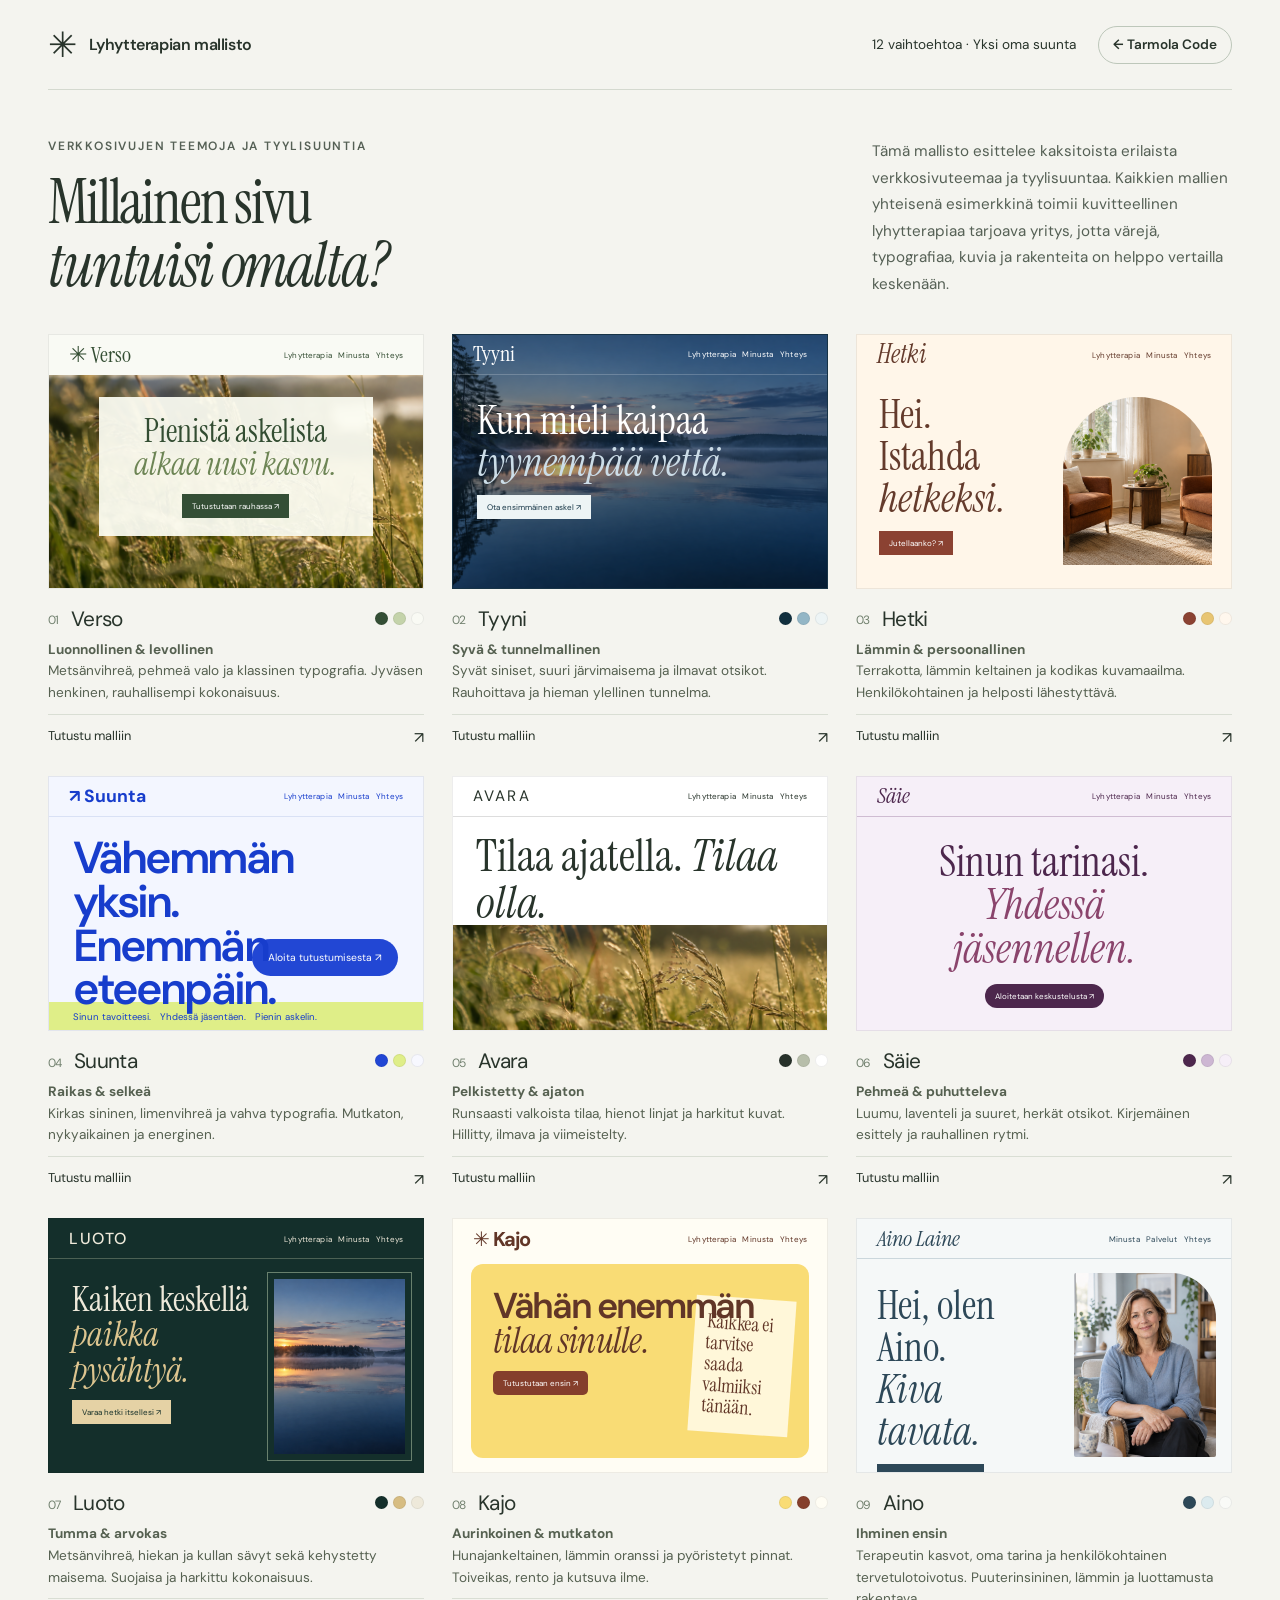
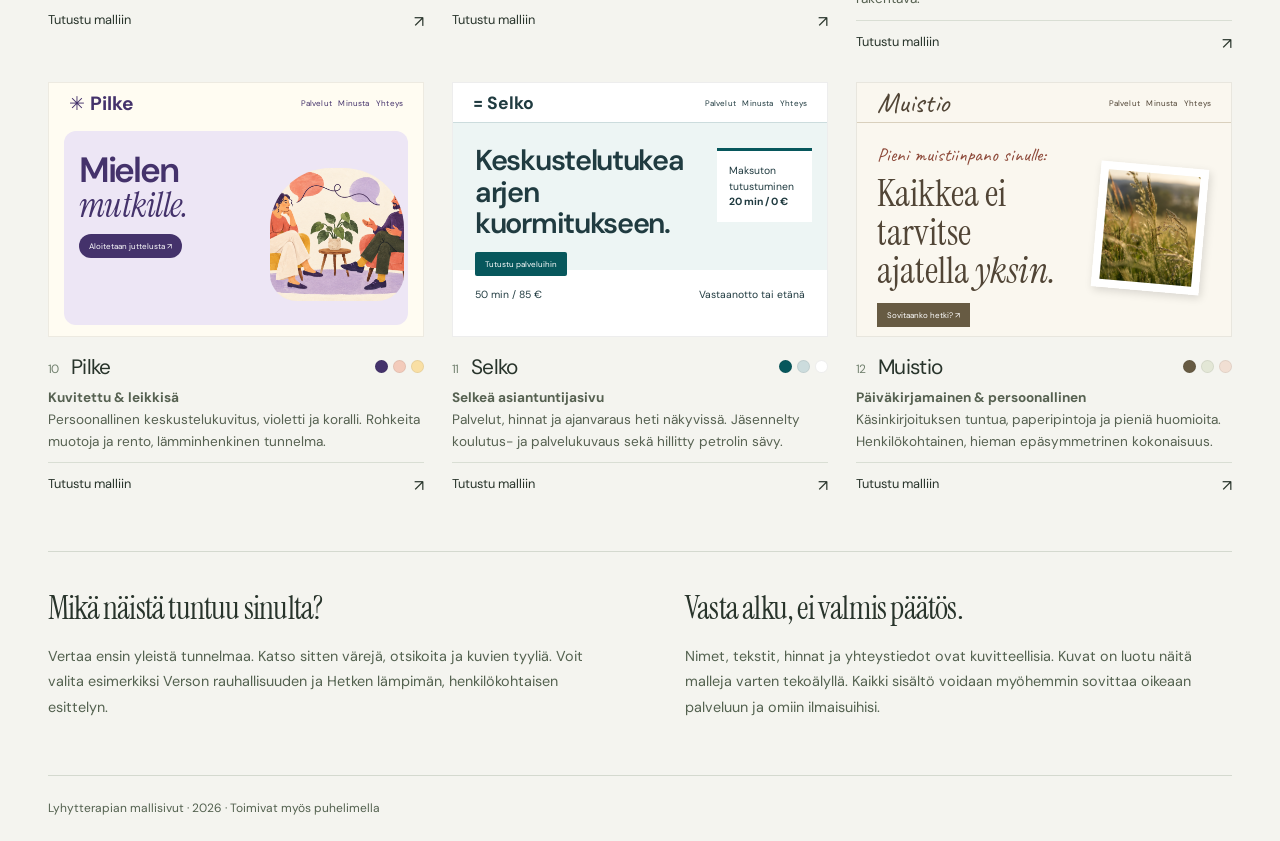
<file: index.html>
<!doctype html>
<html lang="fi"><head><meta charset="utf-8"><meta name="viewport" content="width=device-width,initial-scale=1">
<title>12 verkkosivuteemaa — Lyhytterapian mallisivut</title><meta name="description" content="Tutustu kahteentoista verkkosivuteemaan ja tyylisuuntaan, joiden yhteisenä esimerkkinä toimii kuvitteellinen lyhytterapiaa tarjoava yritys."><meta name="robots" content="noindex,nofollow">
<meta name="theme-color" content="#344e35">
<link rel="icon" type="image/svg+xml" href="data:image/svg+xml,%3Csvg xmlns='http://www.w3.org/2000/svg' viewBox='0 0 40 40'%3E%3Crect width='40' height='40' rx='20' fill='%23344e35'/%3E%3Cpath d='M12 21l6 6 11-15' fill='none' stroke='%23fff' stroke-width='3'/%3E%3C/svg%3E">
<link rel="stylesheet" href="assets/style.css?v=3"><link rel="stylesheet" href="assets/additions.css?v=1"><link rel="stylesheet" href="assets/directions.css?v=4"><script src="assets/site.js" defer></script></head><body class="collection">
<a class="skip" href="#sisalto">Siirry sisältöön</a><div class="gallery-wrap"><header class="gallery-head"><a class="collection-logo" href="index.html"><span aria-hidden="true">✳</span> Lyhytterapian mallisto</a><div class="gallery-head-actions"><span>12 vaihtoehtoa · Yksi oma suunta</span><a class="company-return" href="https://www.tarmola-code.fi">← Tarmola Code</a></div></header><main id="sisalto"><section class="gallery-intro"><div><p class="eyebrow">Verkkosivujen teemoja ja tyylisuuntia</p><h1>Millainen sivu<br><em>tuntuisi omalta?</em></h1></div><p>Tämä mallisto esittelee kaksitoista erilaista verkkosivuteemaa ja tyylisuuntaa. Kaikkien mallien yhteisenä esimerkkinä toimii kuvitteellinen lyhytterapiaa tarjoava yritys, jotta värejä, typografiaa, kuvia ja rakenteita on helppo vertailla keskenään.</p></section><section class="gallery-grid" aria-label="Kaksitoista verkkosivumallia"><article class="design-card"><a href="verso.html" aria-label="Avaa malli 1: Verso, luonnollinen & levollinen"><div class="preview preview-verso" aria-hidden="true"><img src="assets/meadow.png" alt="" width="1536" height="1024"><div class="preview-head">✳ Verso<small>Lyhytterapia &nbsp; Minusta &nbsp; Yhteys</small></div><div class="preview-panel"><div class="preview-title">Pienistä askelista<br><em>alkaa uusi kasvu.</em></div><span class="preview-button">Tutustutaan rauhassa ↗</span></div></div><div class="card-meta"><h2><span>01</span>Verso</h2><div class="swatches" aria-hidden="true"><i style="--swatch:#344e35"></i><i style="--swatch:#c4d3aa"></i><i style="--swatch:#f9faf4"></i></div></div><p><strong>Luonnollinen & levollinen</strong><br>Metsänvihreä, pehmeä valo ja klassinen typografia. Jyväsen henkinen, rauhallisempi kokonaisuus.</p><div class="card-open"><span>Tutustu malliin</span><span aria-hidden="true">↗</span></div></a></article><article class="design-card"><a href="tyyni.html" aria-label="Avaa malli 2: Tyyni, syvä & tunnelmallinen"><div class="preview preview-tyyni" aria-hidden="true"><img src="assets/lake.png" alt="" width="1536" height="1024"><div class="preview-head">Tyyni<small>Lyhytterapia &nbsp; Minusta &nbsp; Yhteys</small></div><div class="preview-content"><div class="preview-title">Kun mieli kaipaa<br><em>tyynempää vettä.</em></div><span class="preview-button">Ota ensimmäinen askel ↗</span></div></div><div class="card-meta"><h2><span>02</span>Tyyni</h2><div class="swatches" aria-hidden="true"><i style="--swatch:#112f3e"></i><i style="--swatch:#93b6c6"></i><i style="--swatch:#edf4f5"></i></div></div><p><strong>Syvä & tunnelmallinen</strong><br>Syvät siniset, suuri järvimaisema ja ilmavat otsikot. Rauhoittava ja hieman ylellinen tunnelma.</p><div class="card-open"><span>Tutustu malliin</span><span aria-hidden="true">↗</span></div></a></article><article class="design-card"><a href="hetki.html" aria-label="Avaa malli 3: Hetki, lämmin & persoonallinen"><div class="preview preview-hetki" aria-hidden="true"><div class="preview-head">Hetki<small>Lyhytterapia &nbsp; Minusta &nbsp; Yhteys</small></div><div class="preview-content"><div class="preview-title">Hei.<br>Istahda<br><em>hetkeksi.</em></div><span class="preview-button">Jutellaanko? ↗</span></div><img src="assets/therapy-room.png" alt="" width="1536" height="1024"></div><div class="card-meta"><h2><span>03</span>Hetki</h2><div class="swatches" aria-hidden="true"><i style="--swatch:#8b4232"></i><i style="--swatch:#e8c572"></i><i style="--swatch:#fff7ed"></i></div></div><p><strong>Lämmin & persoonallinen</strong><br>Terrakotta, lämmin keltainen ja kodikas kuvamaailma. Henkilökohtainen ja helposti lähestyttävä.</p><div class="card-open"><span>Tutustu malliin</span><span aria-hidden="true">↗</span></div></a></article><article class="design-card"><a href="suunta.html" aria-label="Avaa malli 4: Suunta, raikas & selkeä"><div class="preview preview-suunta" aria-hidden="true"><div class="preview-head">↗ Suunta<small>Lyhytterapia &nbsp; Minusta &nbsp; Yhteys</small></div><div class="preview-content"><div class="preview-title">Vähemmän yksin.<br>Enemmän<br>eteenpäin.</div><span class="preview-button">Aloita tutustumisesta ↗</span></div><div class="mini-band">Sinun tavoitteesi. &nbsp; Yhdessä jäsentäen. &nbsp; Pienin askelin.</div></div><div class="card-meta"><h2><span>04</span>Suunta</h2><div class="swatches" aria-hidden="true"><i style="--swatch:#2146d4"></i><i style="--swatch:#dfee88"></i><i style="--swatch:#f7f8ff"></i></div></div><p><strong>Raikas & selkeä</strong><br>Kirkas sininen, limenvihreä ja vahva typografia. Mutkaton, nykyaikainen ja energinen.</p><div class="card-open"><span>Tutustu malliin</span><span aria-hidden="true">↗</span></div></a></article><article class="design-card"><a href="avara.html" aria-label="Avaa malli 5: Avara, pelkistetty & ajaton"><div class="preview preview-avara" aria-hidden="true"><div class="preview-head">AVARA<small>Lyhytterapia &nbsp; Minusta &nbsp; Yhteys</small></div><div class="preview-title">Tilaa ajatella. <em>Tilaa olla.</em></div><img src="assets/meadow.png" alt="" width="1536" height="1024"></div><div class="card-meta"><h2><span>05</span>Avara</h2><div class="swatches" aria-hidden="true"><i style="--swatch:#27312a"></i><i style="--swatch:#b7beaa"></i><i style="--swatch:#ffffff"></i></div></div><p><strong>Pelkistetty & ajaton</strong><br>Runsaasti valkoista tilaa, hienot linjat ja harkitut kuvat. Hillitty, ilmava ja viimeistelty.</p><div class="card-open"><span>Tutustu malliin</span><span aria-hidden="true">↗</span></div></a></article><article class="design-card"><a href="saie.html" aria-label="Avaa malli 6: Säie, pehmeä & puhutteleva"><div class="preview preview-saie" aria-hidden="true"><div class="preview-head">Säie<small>Lyhytterapia &nbsp; Minusta &nbsp; Yhteys</small></div><div class="preview-content"><div class="preview-title">Sinun tarinasi.<br><em>Yhdessä<br>jäsennellen.</em></div><span class="preview-button">Aloitetaan keskustelusta ↗</span></div></div><div class="card-meta"><h2><span>06</span>Säie</h2><div class="swatches" aria-hidden="true"><i style="--swatch:#4d274d"></i><i style="--swatch:#cdb7d3"></i><i style="--swatch:#f6eff8"></i></div></div><p><strong>Pehmeä & puhutteleva</strong><br>Luumu, laventeli ja suuret, herkät otsikot. Kirjemäinen esittely ja rauhallinen rytmi.</p><div class="card-open"><span>Tutustu malliin</span><span aria-hidden="true">↗</span></div></a></article><article class="design-card"><a href="luoto.html" aria-label="Avaa malli 7: Luoto, tumma & arvokas"><div class="preview preview-luoto" aria-hidden="true"><div class="preview-head">LUOTO<small>Lyhytterapia &nbsp; Minusta &nbsp; Yhteys</small></div><div class="preview-content"><div class="preview-title">Kaiken keskellä<br><em>paikka<br>pysähtyä.</em></div><span class="preview-button">Varaa hetki itsellesi ↗</span></div><img src="assets/lake.png" alt="" width="1536" height="1024" loading="lazy"></div><div class="card-meta"><h2><span>07</span>Luoto</h2><div class="swatches" aria-hidden="true"><i style="--swatch:#142f2b"></i><i style="--swatch:#d7bd82"></i><i style="--swatch:#eee9da"></i></div></div><p><strong>Tumma & arvokas</strong><br>Metsänvihreä, hiekan ja kullan sävyt sekä kehystetty maisema. Suojaisa ja harkittu kokonaisuus.</p><div class="card-open"><span>Tutustu malliin</span><span aria-hidden="true">↗</span></div></a></article><article class="design-card"><a href="kajo.html" aria-label="Avaa malli 8: Kajo, aurinkoinen & mutkaton"><div class="preview preview-kajo" aria-hidden="true"><div class="preview-head">✳ Kajo<small>Lyhytterapia &nbsp; Minusta &nbsp; Yhteys</small></div><div class="preview-content"><div class="preview-title">Vähän enemmän<br><em>tilaa sinulle.</em></div><span class="preview-button">Tutustutaan ensin ↗</span><div class="preview-note">Kaikkea ei tarvitse saada valmiiksi tänään.</div></div></div><div class="card-meta"><h2><span>08</span>Kajo</h2><div class="swatches" aria-hidden="true"><i style="--swatch:#f9dc75"></i><i style="--swatch:#853f2c"></i><i style="--swatch:#fffdf4"></i></div></div><p><strong>Aurinkoinen & mutkaton</strong><br>Hunajankeltainen, lämmin oranssi ja pyöristetyt pinnat. Toiveikas, rento ja kutsuva ilme.</p><div class="card-open"><span>Tutustu malliin</span><span aria-hidden="true">↗</span></div></a></article><article class="design-card"><a href="aino.html" aria-label="Avaa malli 9: Aino, ihminen ensin"><div class="preview preview-aino" aria-hidden="true"><div class="preview-head">Aino Laine<small>Minusta &nbsp; Palvelut &nbsp; Yhteys</small></div><div class="preview-content"><div class="preview-title">Hei, olen Aino.<br><em>Kiva tavata.</em></div><span class="preview-button">Tutustutaan rauhassa ↗</span></div><img src="assets/aino-portrait.png" alt="" width="1024" height="1536" loading="lazy"></div><div class="card-meta"><h2><span>09</span>Aino</h2><div class="swatches" aria-hidden="true"><i style="--swatch:#2d4858"></i><i style="--swatch:#dcebef"></i><i style="--swatch:#f9faf7"></i></div></div><p><strong>Ihminen ensin</strong><br>Terapeutin kasvot, oma tarina ja henkilökohtainen tervetulotoivotus. Puuterinsininen, lämmin ja luottamusta rakentava.</p><div class="card-open"><span>Tutustu malliin</span><span aria-hidden="true">↗</span></div></a></article><article class="design-card"><a href="pilke.html" aria-label="Avaa malli 10: Pilke, kuvitettu & leikkisä"><div class="preview preview-pilke" aria-hidden="true"><div class="preview-head">✳ Pilke<small>Palvelut &nbsp; Minusta &nbsp; Yhteys</small></div><div class="preview-content"><div class="preview-title">Mielen<br><em>mutkille.</em></div><span class="preview-button">Aloitetaan juttelusta ↗</span></div><img src="assets/pilke-conversation.png" alt="" width="1536" height="1024" loading="lazy"></div><div class="card-meta"><h2><span>10</span>Pilke</h2><div class="swatches" aria-hidden="true"><i style="--swatch:#44326b"></i><i style="--swatch:#f3cbbb"></i><i style="--swatch:#f9dfa4"></i></div></div><p><strong>Kuvitettu & leikkisä</strong><br>Persoonallinen keskustelukuvitus, violetti ja koralli. Rohkeita muotoja ja rento, lämminhenkinen tunnelma.</p><div class="card-open"><span>Tutustu malliin</span><span aria-hidden="true">↗</span></div></a></article><article class="design-card"><a href="selko.html" aria-label="Avaa malli 11: Selko, selkeä asiantuntijasivu"><div class="preview preview-selko" aria-hidden="true"><div class="preview-head">= Selko<small>Palvelut &nbsp; Minusta &nbsp; Yhteys</small></div><div class="preview-content"><div class="preview-title">Keskustelutukea<br>arjen kuormitukseen.</div><span class="preview-button">Tutustu palveluihin</span></div><div class="mini-booking">Maksuton<br>tutustuminen<br><strong>20 min / 0 €</strong></div><div class="mini-facts"><span>50 min / 85 €</span><span>Vastaanotto tai etänä</span></div></div><div class="card-meta"><h2><span>11</span>Selko</h2><div class="swatches" aria-hidden="true"><i style="--swatch:#07575c"></i><i style="--swatch:#ccdcdd"></i><i style="--swatch:#ffffff"></i></div></div><p><strong>Selkeä asiantuntijasivu</strong><br>Palvelut, hinnat ja ajanvaraus heti näkyvissä. Jäsennelty koulutus- ja palvelukuvaus sekä hillitty petrolin sävy.</p><div class="card-open"><span>Tutustu malliin</span><span aria-hidden="true">↗</span></div></a></article><article class="design-card"><a href="muistio.html" aria-label="Avaa malli 12: Muistio, päiväkirjamainen & persoonallinen"><div class="preview preview-muistio" aria-hidden="true"><div class="preview-head">Muistio<small>Palvelut &nbsp; Minusta &nbsp; Yhteys</small></div><div class="preview-content"><div class="preview-hand">Pieni muistiinpano sinulle:</div><div class="preview-title">Kaikkea ei tarvitse<br>ajatella <em>yksin.</em></div><span class="preview-button">Sovitaanko hetki? ↗</span></div><img src="assets/meadow.png" alt="" width="1536" height="1024" loading="lazy"></div><div class="card-meta"><h2><span>12</span>Muistio</h2><div class="swatches" aria-hidden="true"><i style="--swatch:#675b43"></i><i style="--swatch:#e3e7d6"></i><i style="--swatch:#f1dfd3"></i></div></div><p><strong>Päiväkirjamainen & persoonallinen</strong><br>Käsinkirjoituksen tuntua, paperipintoja ja pieniä huomioita. Henkilökohtainen, hieman epäsymmetrinen kokonaisuus.</p><div class="card-open"><span>Tutustu malliin</span><span aria-hidden="true">↗</span></div></a></article></section><section class="gallery-bottom"><div><h2>Mikä näistä tuntuu sinulta?</h2><p>Vertaa ensin yleistä tunnelmaa. Katso sitten värejä, otsikoita ja kuvien tyyliä. Voit valita esimerkiksi Verson rauhallisuuden ja Hetken lämpimän, henkilökohtaisen esittelyn.</p></div><div><h2>Vasta alku, ei valmis päätös.</h2><p>Nimet, tekstit, hinnat ja yhteystiedot ovat kuvitteellisia. Kuvat on luotu näitä malleja varten tekoälyllä. Kaikki sisältö voidaan myöhemmin sovittaa oikeaan palveluun ja omiin ilmaisuihisi.</p></div></section></main><footer class="gallery-footer"><p>Lyhytterapian mallisivut · 2026 · Toimivat myös puhelimella</p></footer></div></body></html>
</file>
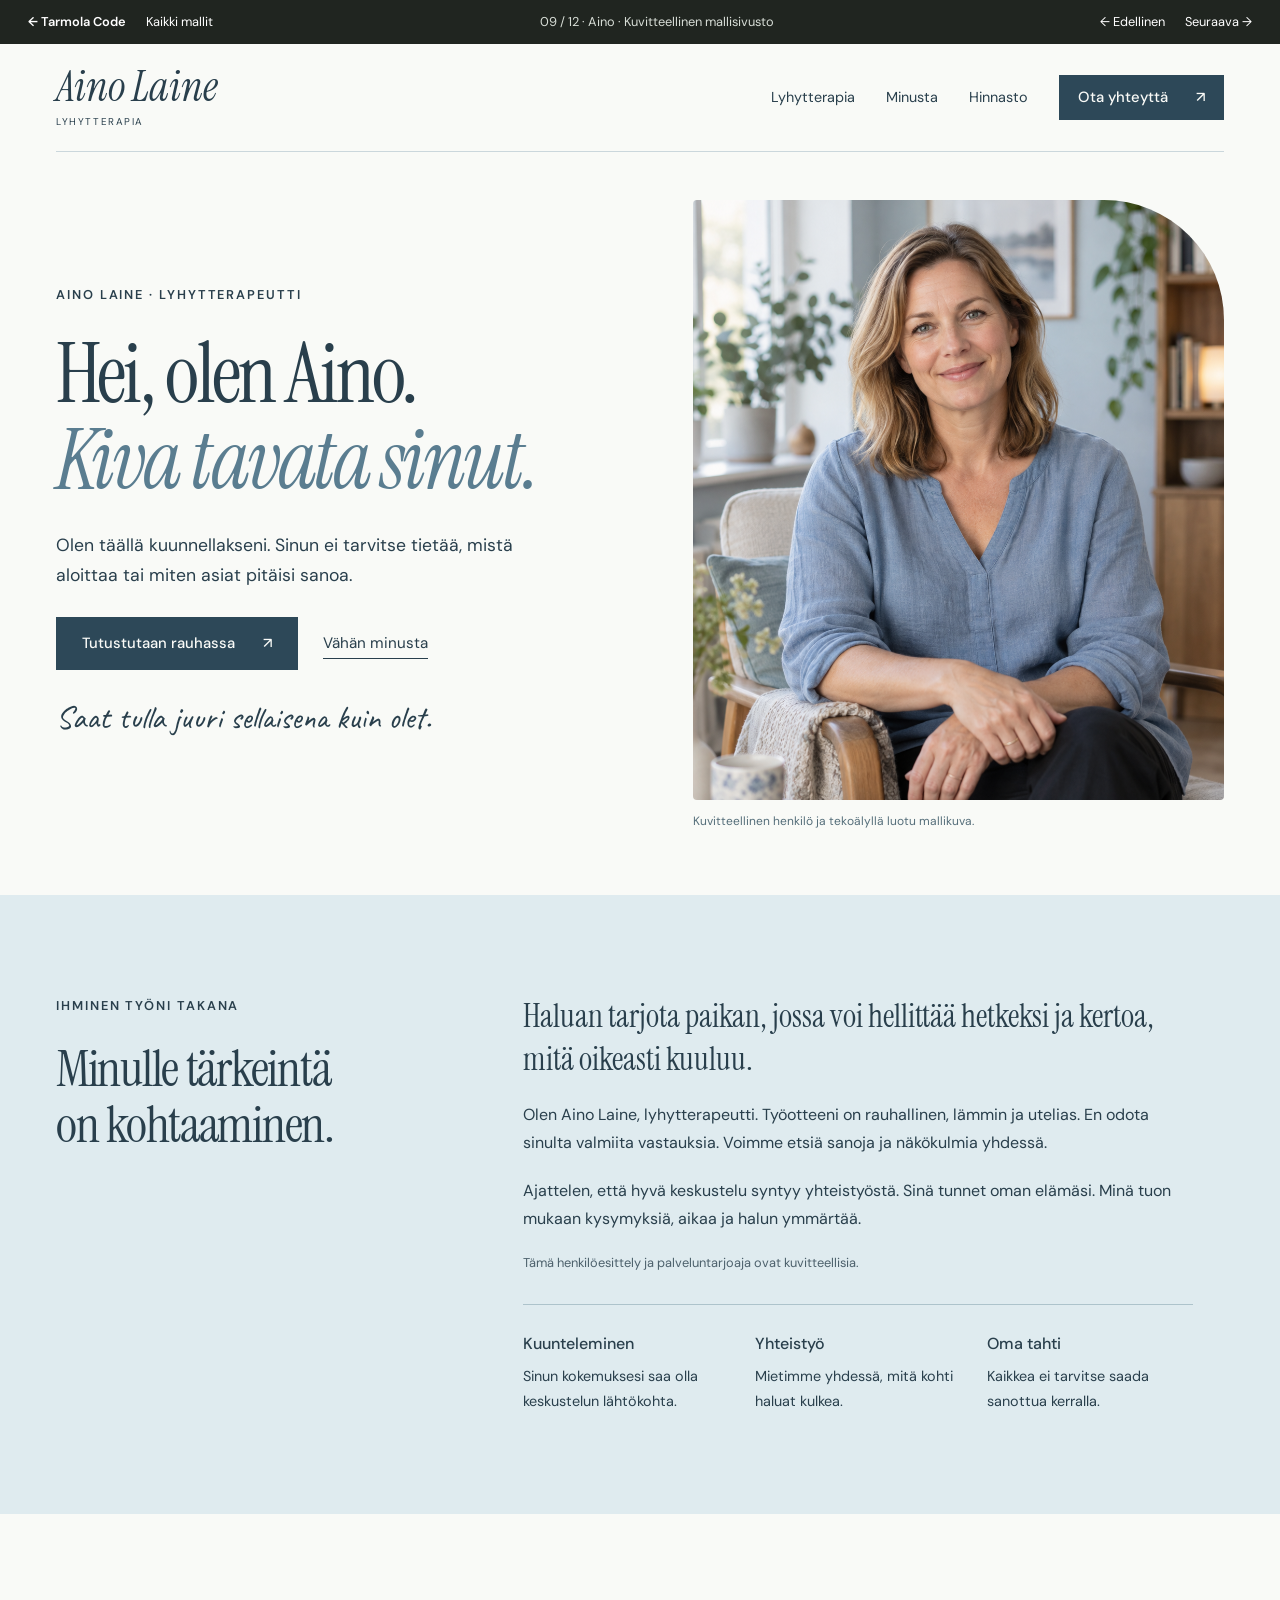
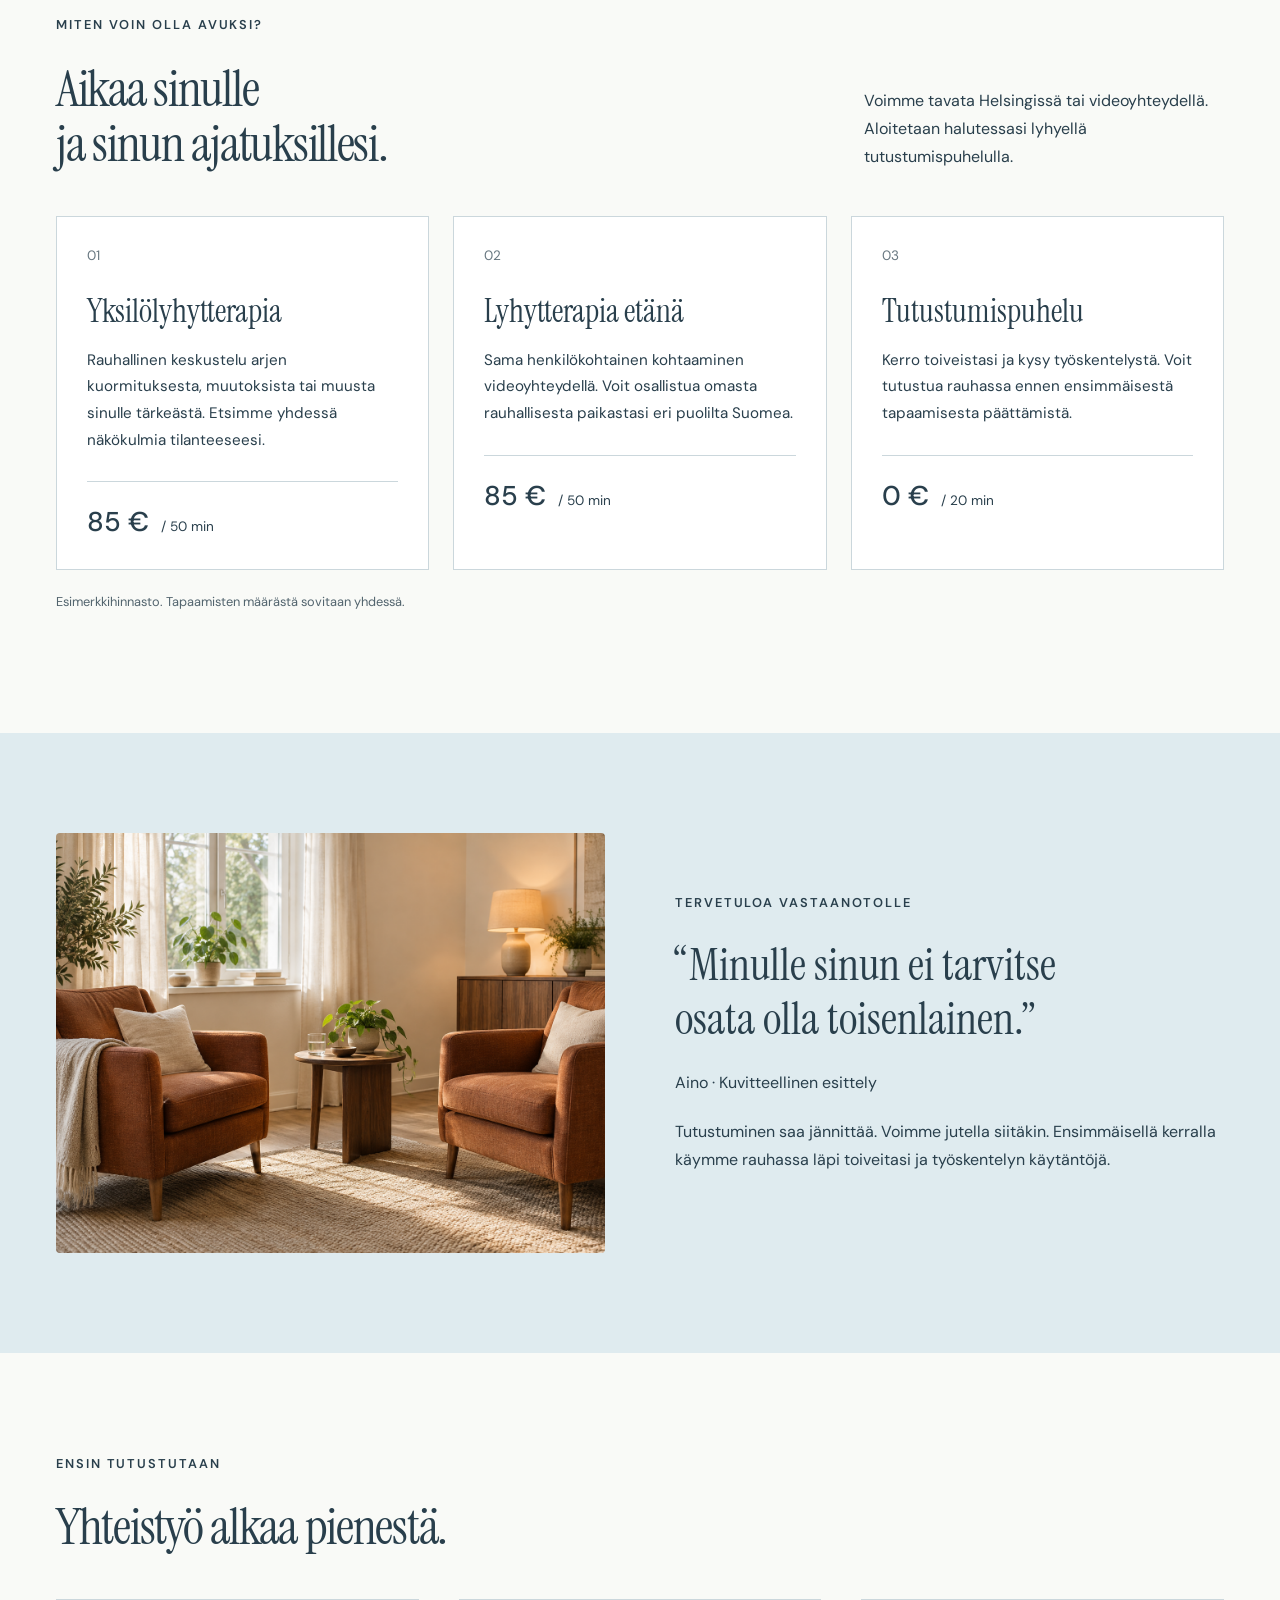
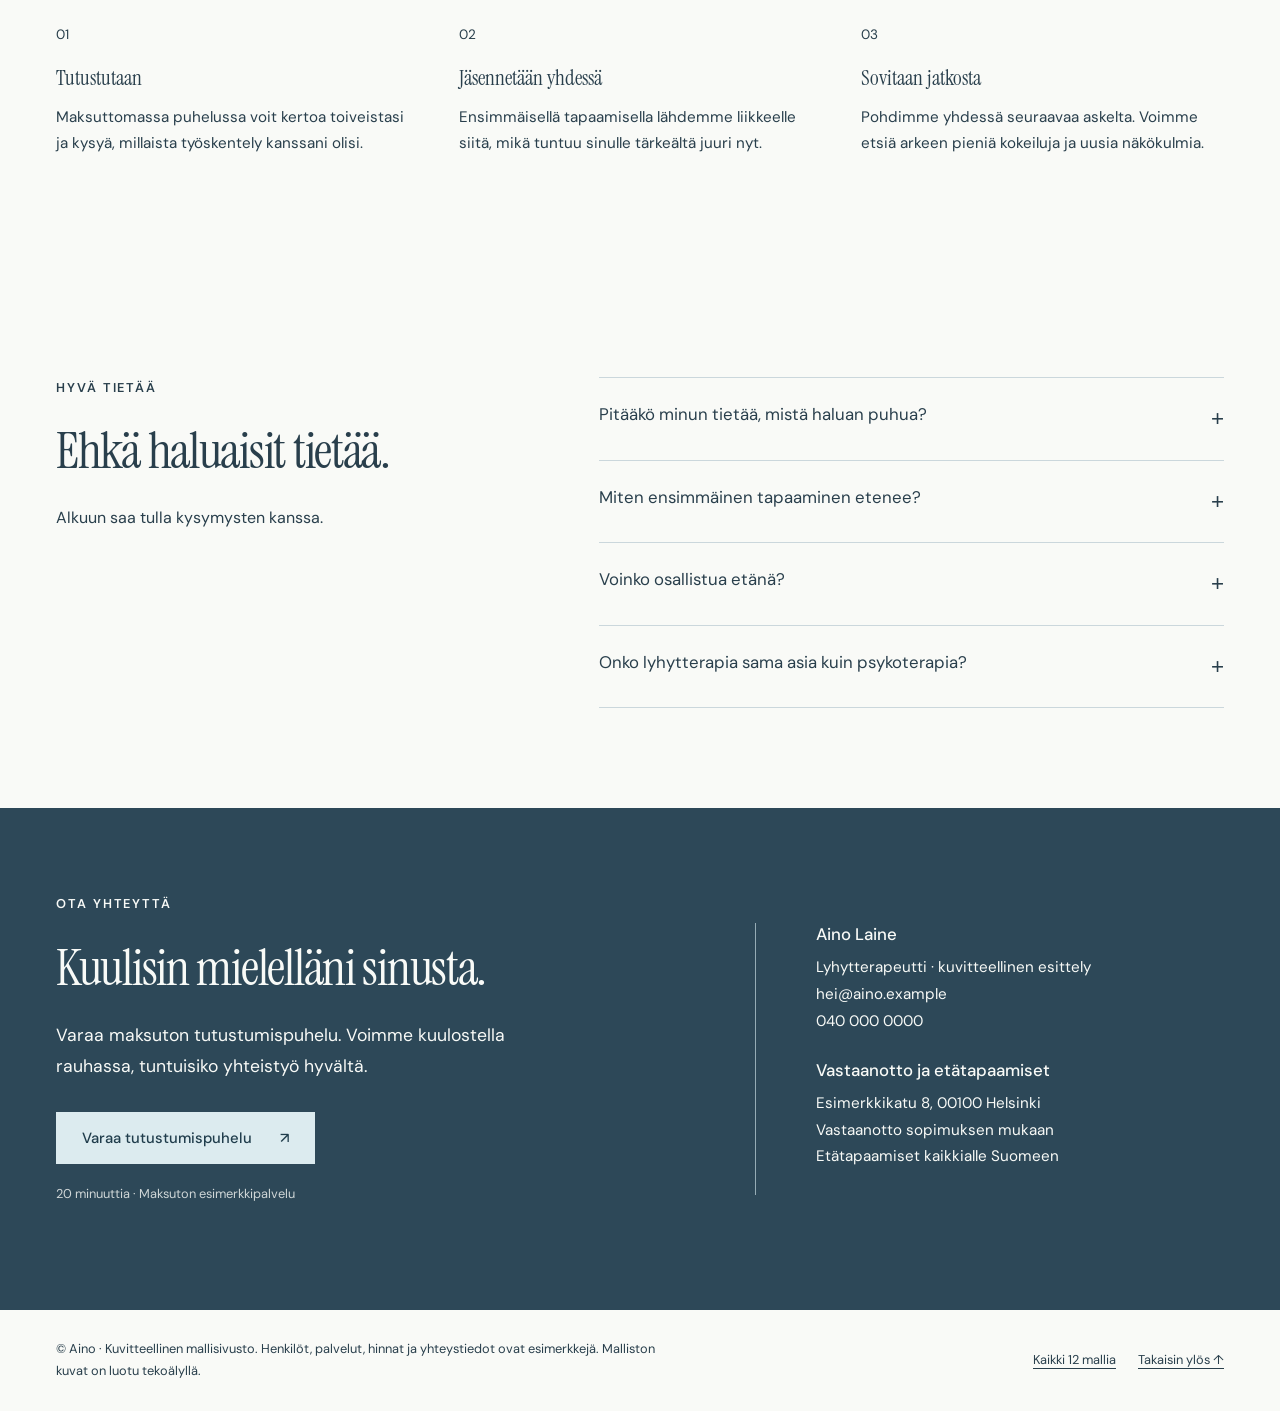
<file: aino.html>
<!doctype html>
<html lang="fi"><head><meta charset="utf-8"><meta name="viewport" content="width=device-width,initial-scale=1">
<title>Aino — Ihminen ensin | Malli 09</title><meta name="description" content="Aino: ihminen ensin lyhytterapian mallisivusto. Kuvitteelliset palvelut ja yhteystiedot."><meta name="robots" content="noindex,nofollow">
<meta name="theme-color" content="#2d4858">
<link rel="icon" type="image/svg+xml" href="data:image/svg+xml,%3Csvg xmlns='http://www.w3.org/2000/svg' viewBox='0 0 40 40'%3E%3Crect width='40' height='40' rx='20' fill='%232d4858'/%3E%3Cpath d='M12 21l6 6 11-15' fill='none' stroke='%23fff' stroke-width='3'/%3E%3C/svg%3E">
<link rel="stylesheet" href="assets/style.css?v=3"><link rel="stylesheet" href="assets/directions.css?v=4"><script src="assets/site.js" defer></script></head><body class="aino">
<a class="skip" href="#sisalto">Siirry sisältöön</a><aside class="demo-bar" aria-label="Malliston navigointi"><div class="demo-home-links"><a href="https://www.tarmola-code.fi">← Tarmola Code</a><a href="index.html">Kaikki mallit</a></div><span class="demo-label">09 / 12 · Aino · Kuvitteellinen mallisivusto</span><nav class="demo-switch" aria-label="Vaihda mallia"><a href="kajo.html" aria-label="Edellinen malli: Kajo">← Edellinen</a><a href="pilke.html" aria-label="Seuraava malli: Pilke">Seuraava →</a></nav></aside><header class="site-head wrap"><a class="brand" href="aino.html" aria-label="Aino Laine, etusivu"><span><span class="brand-name">Aino Laine</span><small>LYHYTTERAPIA</small></span></a><button class="menu-button" aria-controls="paavalikko" aria-expanded="false">Valikko</button><nav class="site-nav" id="paavalikko" aria-label="Päävalikko"><a href="#palvelut">Lyhytterapia</a><a href="#minusta">Minusta</a><a href="#hinnasto">Hinnasto</a><a href="#yhteys" class="button">Ota yhteyttä <span aria-hidden="true">↗</span></a></nav></header>
<main id="sisalto">

<section class="aino-hero wrap"><div><p class="eyebrow">Aino Laine · Lyhytterapeutti</p><h1>Hei, olen Aino.<br><em>Kiva tavata sinut.</em></h1><p class="lead">Olen täällä kuunnellakseni. Sinun ei tarvitse tietää, mistä aloittaa tai miten asiat pitäisi sanoa.</p><div class="actions"><a class="button" href="#yhteys">Tutustutaan rauhassa <span aria-hidden="true">↗</span></a><a class="text-link" href="#minusta">Vähän minusta</a></div><p class="aino-hello">Saat tulla juuri sellaisena kuin olet.</p></div><figure class="aino-portrait"><img src="assets/aino-portrait.png" alt="Tekoälyllä luotu kuvitteellisen terapeutin muotokuva" width="1024" height="1536" fetchpriority="high"><figcaption>Kuvitteellinen henkilö ja tekoälyllä luotu mallikuva.</figcaption></figure></section>
<section class="section blue-section" id="minusta"><div class="wrap story-grid"><div><p class="eyebrow">Ihminen työni takana</p><h2>Minulle tärkeintä<br>on kohtaaminen.</h2></div><div class="story-copy"><p class="intro">Haluan tarjota paikan, jossa voi hellittää hetkeksi ja kertoa, mitä oikeasti kuuluu.</p><p>Olen Aino Laine, lyhytterapeutti. Työotteeni on rauhallinen, lämmin ja utelias. En odota sinulta valmiita vastauksia. Voimme etsiä sanoja ja näkökulmia yhdessä.</p><p>Ajattelen, että hyvä keskustelu syntyy yhteistyöstä. Sinä tunnet oman elämäsi. Minä tuon mukaan kysymyksiä, aikaa ja halun ymmärtää.</p><p class="note">Tämä henkilöesittely ja palveluntarjoaja ovat kuvitteellisia.</p><div class="qualities"><div><strong>Kuunteleminen</strong><p>Sinun kokemuksesi saa olla keskustelun lähtökohta.</p></div><div><strong>Yhteistyö</strong><p>Mietimme yhdessä, mitä kohti haluat kulkea.</p></div><div><strong>Oma tahti</strong><p>Kaikkea ei tarvitse saada sanottua kerralla.</p></div></div></div></div></section>
<section class="section" id="palvelut"><div class="wrap"><div class="section-intro"><div><p class="eyebrow">Miten voin olla avuksi?</p><h2>Aikaa sinulle<br>ja sinun ajatuksillesi.</h2></div><p>Voimme tavata Helsingissä tai videoyhteydellä. Aloitetaan halutessasi lyhyellä tutustumispuhelulla.</p></div><div class="services" id="hinnasto"><article class="service"><span class="num">01</span><h3>Yksilölyhytterapia</h3><p>Rauhallinen keskustelu arjen kuormituksesta, muutoksista tai muusta sinulle tärkeästä. Etsimme yhdessä näkökulmia tilanteeseesi.</p><div class="price"><strong>85 €</strong><small>/ 50 min</small></div></article><article class="service"><span class="num">02</span><h3>Lyhytterapia etänä</h3><p>Sama henkilökohtainen kohtaaminen videoyhteydellä. Voit osallistua omasta rauhallisesta paikastasi eri puolilta Suomea.</p><div class="price"><strong>85 €</strong><small>/ 50 min</small></div></article><article class="service"><span class="num">03</span><h3>Tutustumispuhelu</h3><p>Kerro toiveistasi ja kysy työskentelystä. Voit tutustua rauhassa ennen ensimmäisestä tapaamisesta päättämistä.</p><div class="price"><strong>0 €</strong><small>/ 20 min</small></div></article></div><p class="note" style="margin-top:22px">Esimerkkihinnasto. Tapaamisten määrästä sovitaan yhdessä.</p></div></section>
<section class="section blue-section"><div class="wrap personal-note"><img src="assets/therapy-room.png" alt="Rauhallinen mallivastaanotto, jossa on kaksi nojatuolia" width="1536" height="1024" loading="lazy"><div><p class="eyebrow">Tervetuloa vastaanotolle</p><blockquote>“Minulle sinun ei tarvitse<br>osata olla toisenlainen.”</blockquote><cite>Aino · Kuvitteellinen esittely</cite><p style="margin-top:25px">Tutustuminen saa jännittää. Voimme jutella siitäkin. Ensimmäisellä kerralla käymme rauhassa läpi toiveitasi ja työskentelyn käytäntöjä.</p></div></div></section>
<section class="section"><div class="wrap"><p class="eyebrow">Ensin tutustutaan</p><h2>Yhteistyö alkaa pienestä.</h2><div class="steps"><article class="step"><span>01</span><div><h3>Tutustutaan</h3><p>Maksuttomassa puhelussa voit kertoa toiveistasi ja kysyä, millaista työskentely kanssani olisi.</p></div></article><article class="step"><span>02</span><div><h3>Jäsennetään yhdessä</h3><p>Ensimmäisellä tapaamisella lähdemme liikkeelle siitä, mikä tuntuu sinulle tärkeältä juuri nyt.</p></div></article><article class="step"><span>03</span><div><h3>Sovitaan jatkosta</h3><p>Pohdimme yhdessä seuraavaa askelta. Voimme etsiä arkeen pieniä kokeiluja ja uusia näkökulmia.</p></div></article></div></div></section><section class="section"><div class="wrap faq-layout"><div><p class="eyebrow">Hyvä tietää</p><h2>Ehkä haluaisit tietää.</h2><p>Alkuun saa tulla kysymysten kanssa.</p></div><div class="faq-list">
<details><summary>Pitääkö minun tietää, mistä haluan puhua?</summary><p>Ei tarvitse. Voit aloittaa siitä, mikä juuri nyt tuntuu tärkeältä. Sanoja ja keskustelun suuntaa voidaan etsiä yhdessä.</p></details>
<details><summary>Miten ensimmäinen tapaaminen etenee?</summary><p>Aluksi tutustumme ja käymme läpi työskentelyn käytännöt. Saat kertoa tilanteestasi ja toiveistasi sen verran kuin haluat. Lopuksi pohdimme yhdessä seuraavaa askelta.</p></details>
<details><summary>Voinko osallistua etänä?</summary><p>Kyllä. Tämän esimerkkipalvelun tapaamiset voidaan järjestää myös videoyhteydellä. Tarvitset rauhallisen tilan, verkkoyhteyden ja laitteen, jossa on kamera ja mikrofoni.</p></details>
<details><summary>Onko lyhytterapia sama asia kuin psykoterapia?</summary><p>Tässä mallissa esiteltävä lyhytterapia on keskustelutukea, eikä sitä tarjota psykoterapiana. Lopulliselle sivulle kuvataan palveluntarjoajan todellinen koulutus, osaaminen ja palvelun rajat.</p></details>
</div></div></section><section class="contact" id="yhteys"><div class="wrap contact-grid"><div><p class="eyebrow">Ota yhteyttä</p><h2>Kuulisin mielelläni sinusta.</h2><p class="lead">Varaa maksuton tutustumispuhelu. Voimme kuulostella rauhassa, tuntuisiko yhteistyö hyvältä.</p><button class="button" data-dialog>Varaa tutustumispuhelu <span aria-hidden="true">↗</span></button><p class="note">20 minuuttia · Maksuton esimerkkipalvelu</p></div><div class="contact-info"><div><strong>Aino Laine</strong><p>Lyhytterapeutti · kuvitteellinen esittely<br>hei@aino.example<br>040 000 0000</p></div><div><strong>Vastaanotto ja etätapaamiset</strong><p>Esimerkkikatu 8, 00100 Helsinki<br>Vastaanotto sopimuksen mukaan<br>Etätapaamiset kaikkialle Suomeen</p></div></div></div></section></main>
<footer class="site-footer wrap"><p>© Aino · Kuvitteellinen mallisivusto. Henkilöt, palvelut, hinnat ja yhteystiedot ovat esimerkkejä. Malliston kuvat on luotu tekoälyllä.</p><nav class="footer-links" aria-label="Alatunniste"><a href="index.html">Kaikki 12 mallia</a><a href="#sisalto">Takaisin ylös ↑</a></nav></footer>
<dialog class="demo-dialog" aria-labelledby="dialog-title"><button class="close-dialog" data-close aria-label="Sulje ajanvarauksen esikatselu">×</button><p class="eyebrow">Ajanvarauksen esikatselu</p><h2 id="dialog-title">Ensimmäinen pieni askel.</h2><p>Valmiilla sivustolla tästä siirryttäisiin ajanvaraukseen. Tässä mallissa voit tutustua esimerkkipalveluun.</p><dl><dt>Maksuton tutustumispuhelu</dt><dd>20 minuuttia · Puhelimitse tai videoyhteydellä</dd><dt>Mistä juttelemme?</dt><dd>Toiveistasi, työskentelytavastani ja siitä, voisiko lyhytterapia sopia tilanteeseesi.</dd></dl><p class="note">Tämä on esittely. Aikaa ei varata eikä henkilötietoja kerätä.</p><button class="button" data-close>Takaisin mallisivulle</button></dialog></body></html>
</file>
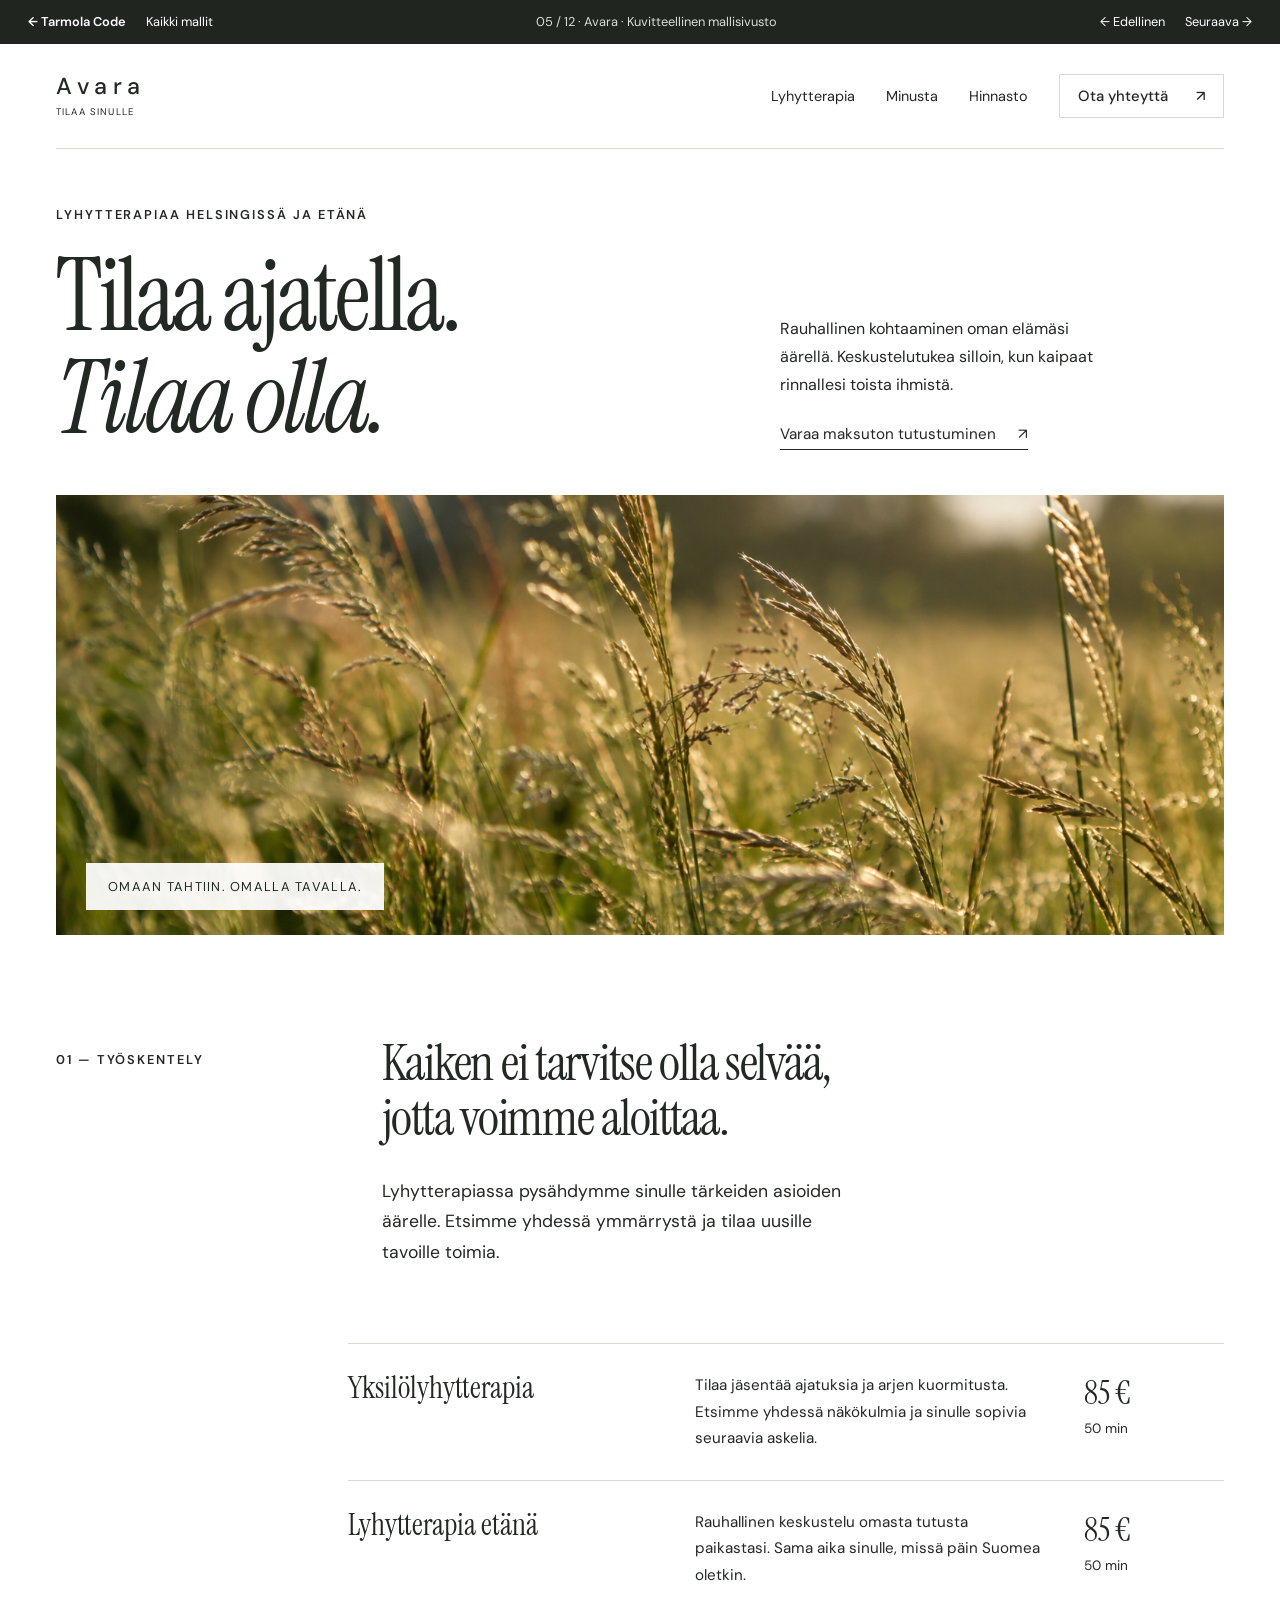
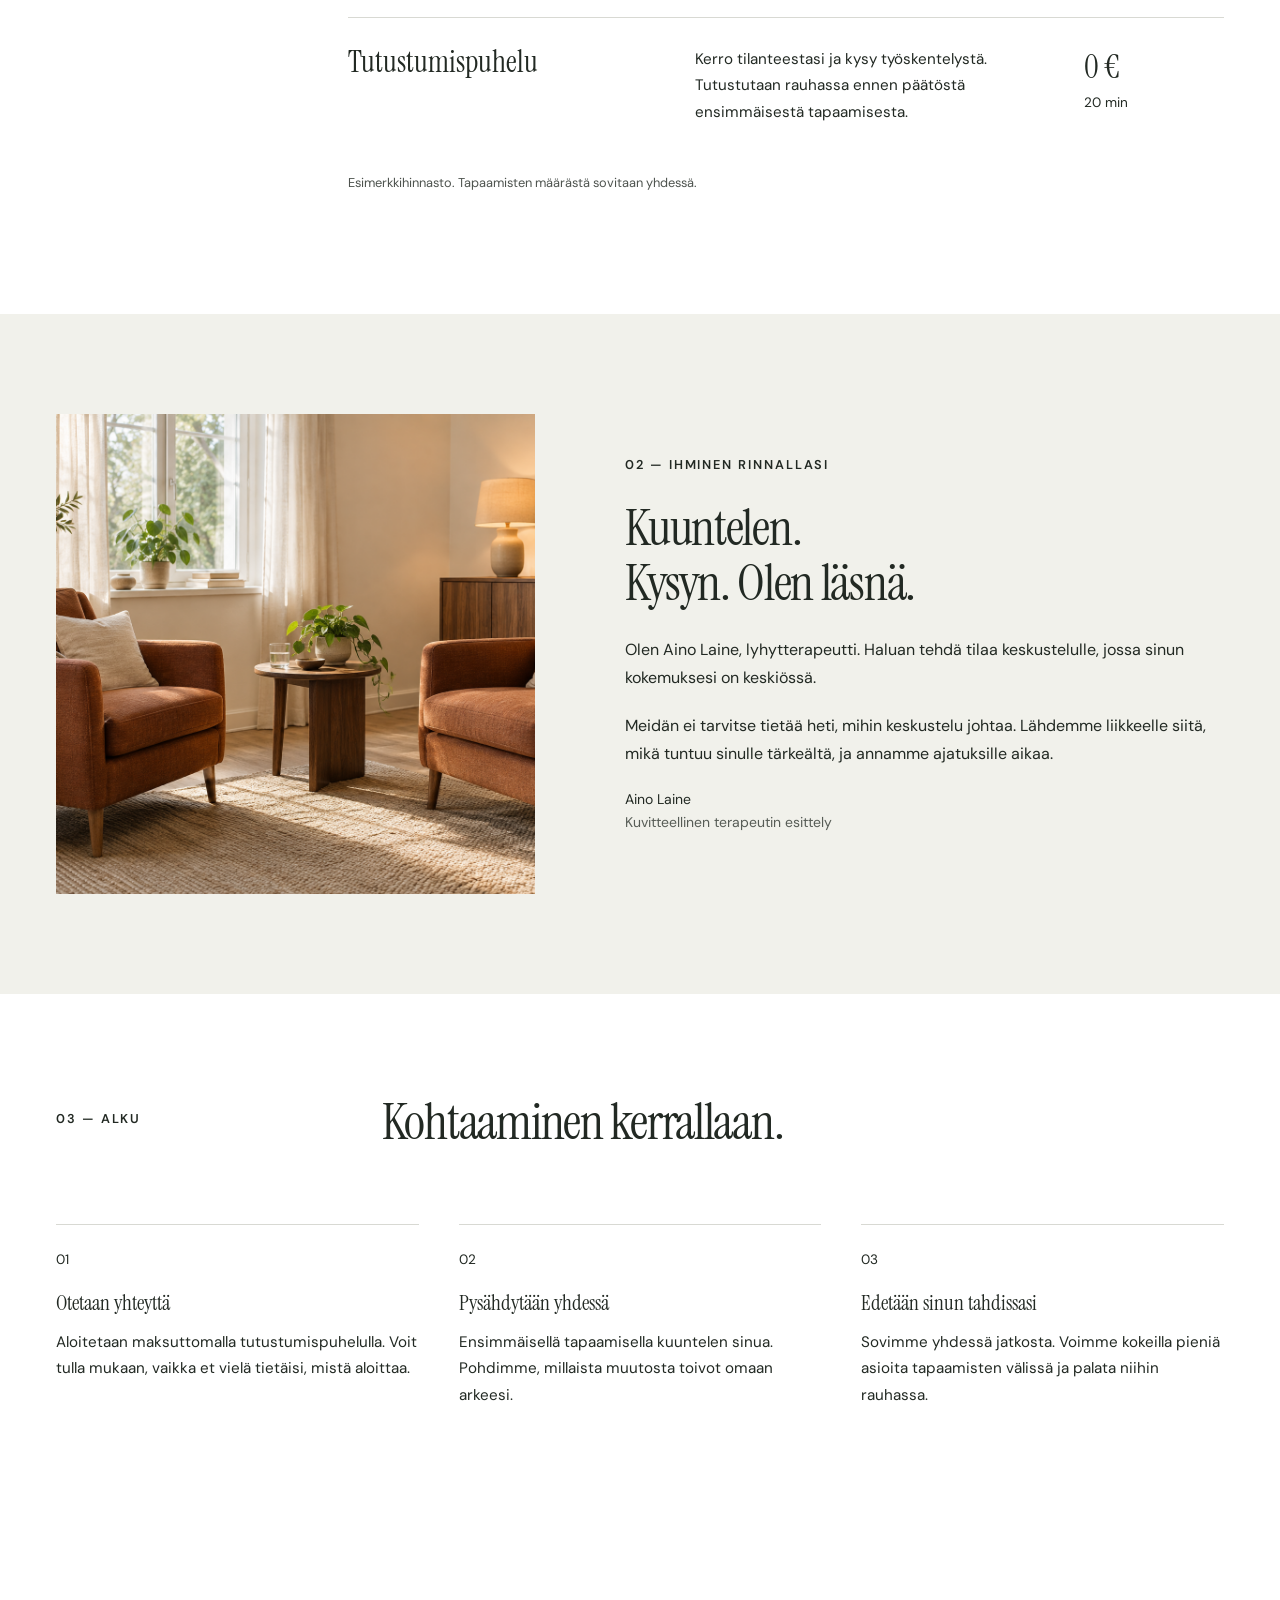
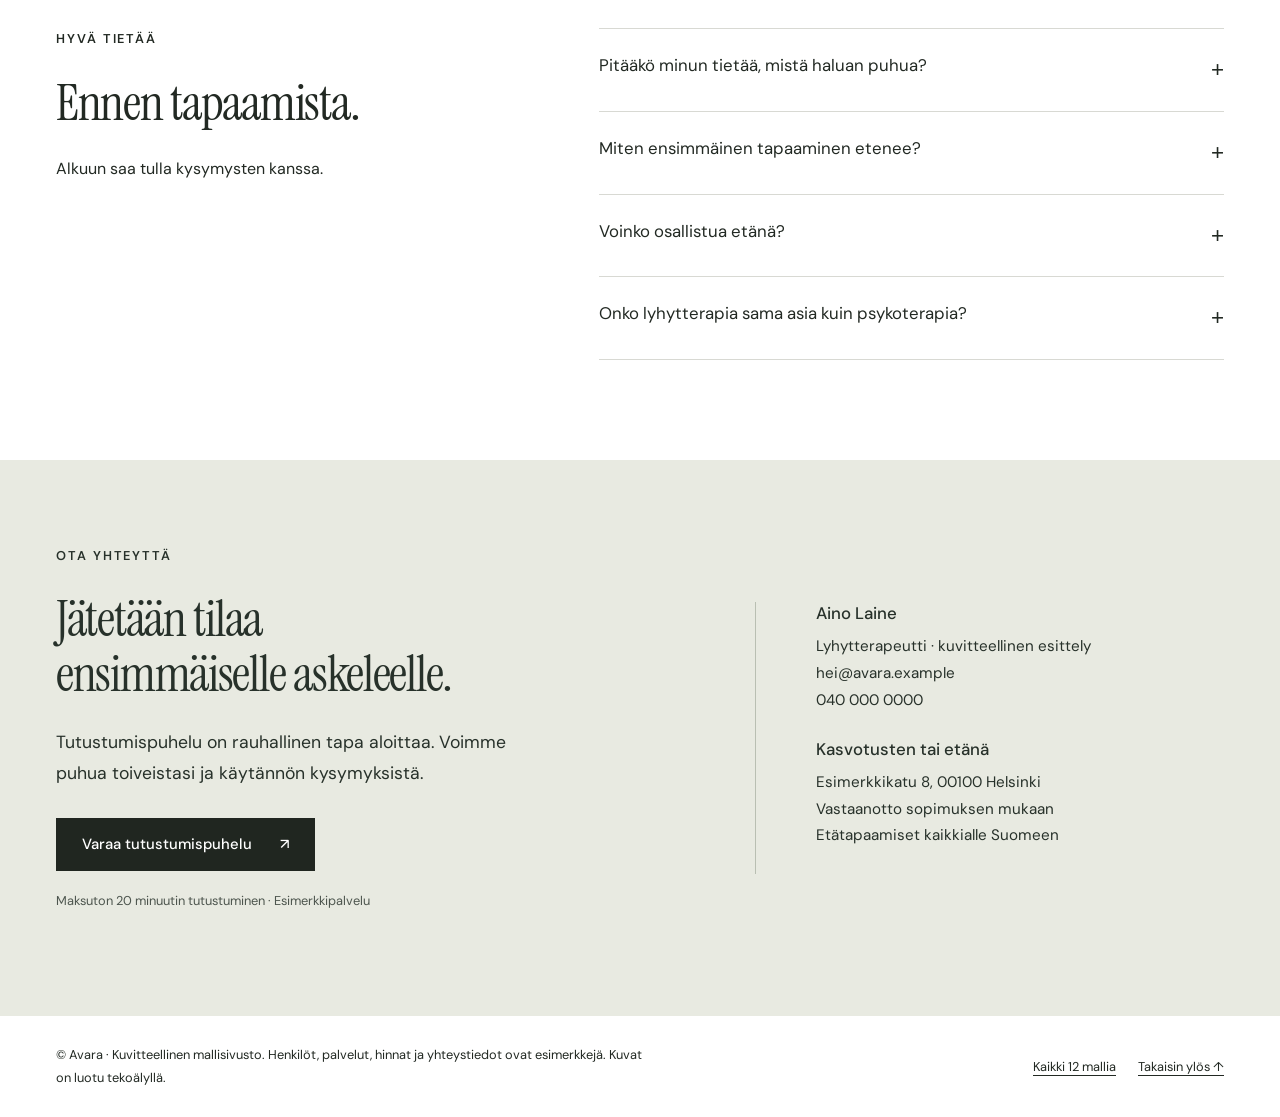
<file: avara.html>
<!doctype html>
<html lang="fi"><head><meta charset="utf-8"><meta name="viewport" content="width=device-width,initial-scale=1">
<title>Avara — Pelkistetty ja ajaton | Malli 05</title><meta name="description" content="Avara: ilmava ja pelkistetty lyhytterapian mallisivusto."><meta name="robots" content="noindex,nofollow">
<meta name="theme-color" content="#27312a">
<link rel="icon" type="image/svg+xml" href="data:image/svg+xml,%3Csvg xmlns='http://www.w3.org/2000/svg' viewBox='0 0 40 40'%3E%3Crect width='40' height='40' rx='20' fill='%2327312a'/%3E%3Cpath d='M12 21l6 6 11-15' fill='none' stroke='%23fff' stroke-width='3'/%3E%3C/svg%3E">
<link rel="stylesheet" href="assets/style.css?v=3"><script src="assets/site.js" defer></script></head><body class="avara">
<a class="skip" href="#sisalto">Siirry sisältöön</a><aside class="demo-bar" aria-label="Malliston navigointi"><div class="demo-home-links"><a href="https://www.tarmola-code.fi">← Tarmola Code</a><a href="index.html">Kaikki mallit</a></div><span class="demo-label">05 / 12 · Avara · Kuvitteellinen mallisivusto</span><nav class="demo-switch" aria-label="Vaihda mallia"><a href="suunta.html" aria-label="Edellinen malli: Suunta">← Edellinen</a><a href="saie.html" aria-label="Seuraava malli: Säie">Seuraava →</a></nav></aside><header class="site-head wrap"><a class="brand" href="avara.html" aria-label="Avara, etusivu"><span><span class="brand-name">Avara</span><small>TILAA SINULLE</small></span></a><button class="menu-button" aria-controls="paavalikko" aria-expanded="false">Valikko</button><nav class="site-nav" id="paavalikko" aria-label="Päävalikko"><a href="#palvelut">Lyhytterapia</a><a href="#minusta">Minusta</a><a href="#hinnasto">Hinnasto</a><a href="#yhteys" class="button">Ota yhteyttä <span aria-hidden="true">↗</span></a></nav></header><main id="sisalto"><section class="avara-hero wrap"><div class="avara-heading"><div><p class="eyebrow">Lyhytterapiaa Helsingissä ja etänä</p><h1>Tilaa ajatella.<br><em>Tilaa olla.</em></h1></div><div><p class="lead">Rauhallinen kohtaaminen oman elämäsi äärellä. Keskustelutukea silloin, kun kaipaat rinnallesi toista ihmistä.</p><a class="text-link" href="#yhteys">Varaa maksuton tutustuminen <span aria-hidden="true">↗</span></a></div></div><div class="avara-landscape"><img src="assets/meadow.png" alt="Valo siivilöityy vaalean niittyheinikon läpi" width="1536" height="1024" fetchpriority="high"><span class="image-label">Omaan tahtiin. Omalla tavalla.</span></div></section>
<section class="section" id="palvelut"><div class="wrap"><div class="number-heading"><p class="eyebrow">01 — Työskentely</p><div><h2>Kaiken ei tarvitse olla selvää,<br>jotta voimme aloittaa.</h2><p class="lead">Lyhytterapiassa pysähdymme sinulle tärkeiden asioiden äärelle. Etsimme yhdessä ymmärrystä ja tilaa uusille tavoille toimia.</p></div></div><div class="service-list" id="hinnasto"><article class="service-row"><h3>Yksilölyhytterapia</h3><p>Tilaa jäsentää ajatuksia ja arjen kuormitusta. Etsimme yhdessä näkökulmia ja sinulle sopivia seuraavia askelia.</p><div class="price"><strong>85 €</strong><small>50 min</small></div></article><article class="service-row"><h3>Lyhytterapia etänä</h3><p>Rauhallinen keskustelu omasta tutusta paikastasi. Sama aika sinulle, missä päin Suomea oletkin.</p><div class="price"><strong>85 €</strong><small>50 min</small></div></article><article class="service-row"><h3>Tutustumispuhelu</h3><p>Kerro tilanteestasi ja kysy työskentelystä. Tutustutaan rauhassa ennen päätöstä ensimmäisestä tapaamisesta.</p><div class="price"><strong>0 €</strong><small>20 min</small></div></article><p class="note" style="margin-top:20px">Esimerkkihinnasto. Tapaamisten määrästä sovitaan yhdessä.</p></div></div></section>
<section class="section soft" id="minusta"><div class="wrap split"><img src="assets/therapy-room.png" alt="Rauhallinen ja valoisa vastaanottotila" width="1536" height="1024" loading="lazy"><div><p class="eyebrow">02 — Ihminen rinnallasi</p><h2>Kuuntelen.<br>Kysyn. Olen läsnä.</h2><p>Olen Aino Laine, lyhytterapeutti. Haluan tehdä tilaa keskustelulle, jossa sinun kokemuksesi on keskiössä.</p><p>Meidän ei tarvitse tietää heti, mihin keskustelu johtaa. Lähdemme liikkeelle siitä, mikä tuntuu sinulle tärkeältä, ja annamme ajatuksille aikaa.</p><p class="small">Aino Laine<br><span class="muted">Kuvitteellinen terapeutin esittely</span></p></div></div></section>
<section class="section"><div class="wrap"><div class="number-heading"><p class="eyebrow">03 — Alku</p><h2>Kohtaaminen kerrallaan.</h2></div><div class="steps"><article class="step"><span>01</span><div><h3>Otetaan yhteyttä</h3><p>Aloitetaan maksuttomalla tutustumispuhelulla. Voit tulla mukaan, vaikka et vielä tietäisi, mistä aloittaa.</p></div></article><article class="step"><span>02</span><div><h3>Pysähdytään yhdessä</h3><p>Ensimmäisellä tapaamisella kuuntelen sinua. Pohdimme, millaista muutosta toivot omaan arkeesi.</p></div></article><article class="step"><span>03</span><div><h3>Edetään sinun tahdissasi</h3><p>Sovimme yhdessä jatkosta. Voimme kokeilla pieniä asioita tapaamisten välissä ja palata niihin rauhassa.</p></div></article></div></div></section><section class="section"><div class="wrap faq-layout"><div><p class="eyebrow">Hyvä tietää</p><h2>Ennen tapaamista.</h2><p>Alkuun saa tulla kysymysten kanssa.</p></div><div class="faq-list">
<details><summary>Pitääkö minun tietää, mistä haluan puhua?</summary><p>Ei tarvitse. Voit aloittaa siitä, mikä juuri nyt tuntuu tärkeältä. Sanoja ja keskustelun suuntaa voidaan etsiä yhdessä.</p></details>
<details><summary>Miten ensimmäinen tapaaminen etenee?</summary><p>Aluksi tutustumme ja käymme läpi työskentelyn käytännöt. Saat kertoa tilanteestasi ja toiveistasi sen verran kuin haluat. Lopuksi pohdimme yhdessä seuraavaa askelta.</p></details>
<details><summary>Voinko osallistua etänä?</summary><p>Kyllä. Tämän esimerkkipalvelun tapaamiset voidaan järjestää myös videoyhteydellä. Tarvitset rauhallisen tilan, verkkoyhteyden ja laitteen, jossa on kamera ja mikrofoni.</p></details>
<details><summary>Onko lyhytterapia sama asia kuin psykoterapia?</summary><p>Tässä mallissa esiteltävä lyhytterapia on keskustelutukea, eikä sitä tarjota psykoterapiana. Lopulliselle sivulle kuvataan palveluntarjoajan todellinen koulutus, osaaminen ja palvelun rajat.</p></details>
</div></div></section><section class="contact" id="yhteys"><div class="wrap contact-grid"><div><p class="eyebrow">Ota yhteyttä</p><h2>Jätetään tilaa<br>ensimmäiselle askeleelle.</h2><p class="lead">Tutustumispuhelu on rauhallinen tapa aloittaa. Voimme puhua toiveistasi ja käytännön kysymyksistä.</p><button class="button" data-dialog>Varaa tutustumispuhelu <span aria-hidden="true">↗</span></button><p class="note">Maksuton 20 minuutin tutustuminen · Esimerkkipalvelu</p></div><div class="contact-info"><div><strong>Aino Laine</strong><p>Lyhytterapeutti · kuvitteellinen esittely<br>hei@avara.example<br>040 000 0000</p></div><div><strong>Kasvotusten tai etänä</strong><p>Esimerkkikatu 8, 00100 Helsinki<br>Vastaanotto sopimuksen mukaan<br>Etätapaamiset kaikkialle Suomeen</p></div></div></div></section></main><footer class="site-footer wrap"><p>© Avara · Kuvitteellinen mallisivusto. Henkilöt, palvelut, hinnat ja yhteystiedot ovat esimerkkejä. Kuvat on luotu tekoälyllä.</p><nav class="footer-links" aria-label="Alatunniste"><a href="index.html">Kaikki 12 mallia</a><a href="#sisalto">Takaisin ylös ↑</a></nav></footer>
<dialog class="demo-dialog" aria-labelledby="dialog-title"><button class="close-dialog" data-close aria-label="Sulje ajanvarauksen esikatselu">×</button><p class="eyebrow">Ajanvarauksen esikatselu</p><h2 id="dialog-title">Ensimmäinen pieni askel.</h2><p>Valmiilla sivustolla tästä siirryttäisiin ajanvaraukseen. Tässä mallissa voit tutustua esimerkkipalveluun.</p><dl><dt>Maksuton tutustumispuhelu</dt><dd>20 minuuttia · Puhelimitse tai videoyhteydellä</dd><dt>Mistä juttelemme?</dt><dd>Toiveistasi, työskentelytavastani ja siitä, voisiko lyhytterapia sopia tilanteeseesi.</dd></dl><p class="note">Tämä on esittely. Aikaa ei varata eikä henkilötietoja kerätä.</p><button class="button" data-close>Takaisin mallisivulle</button></dialog></body></html>
</file>
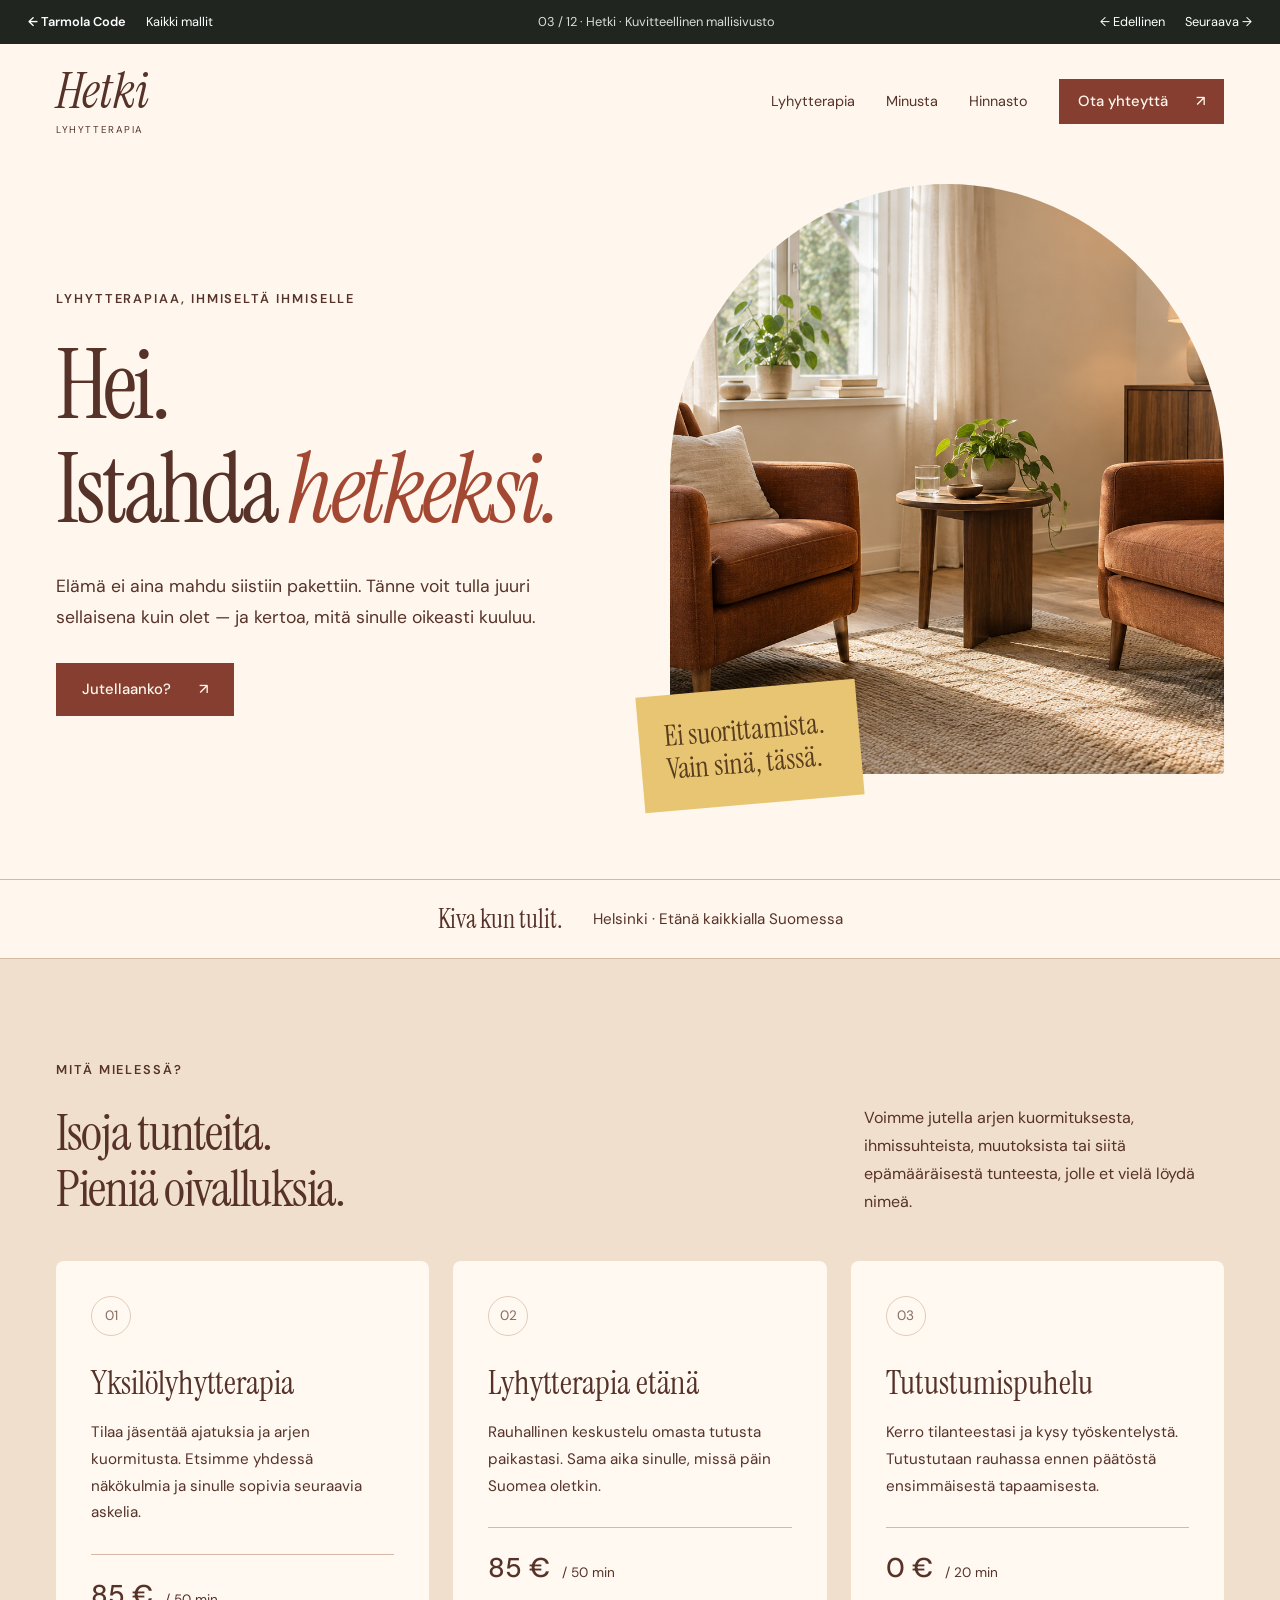
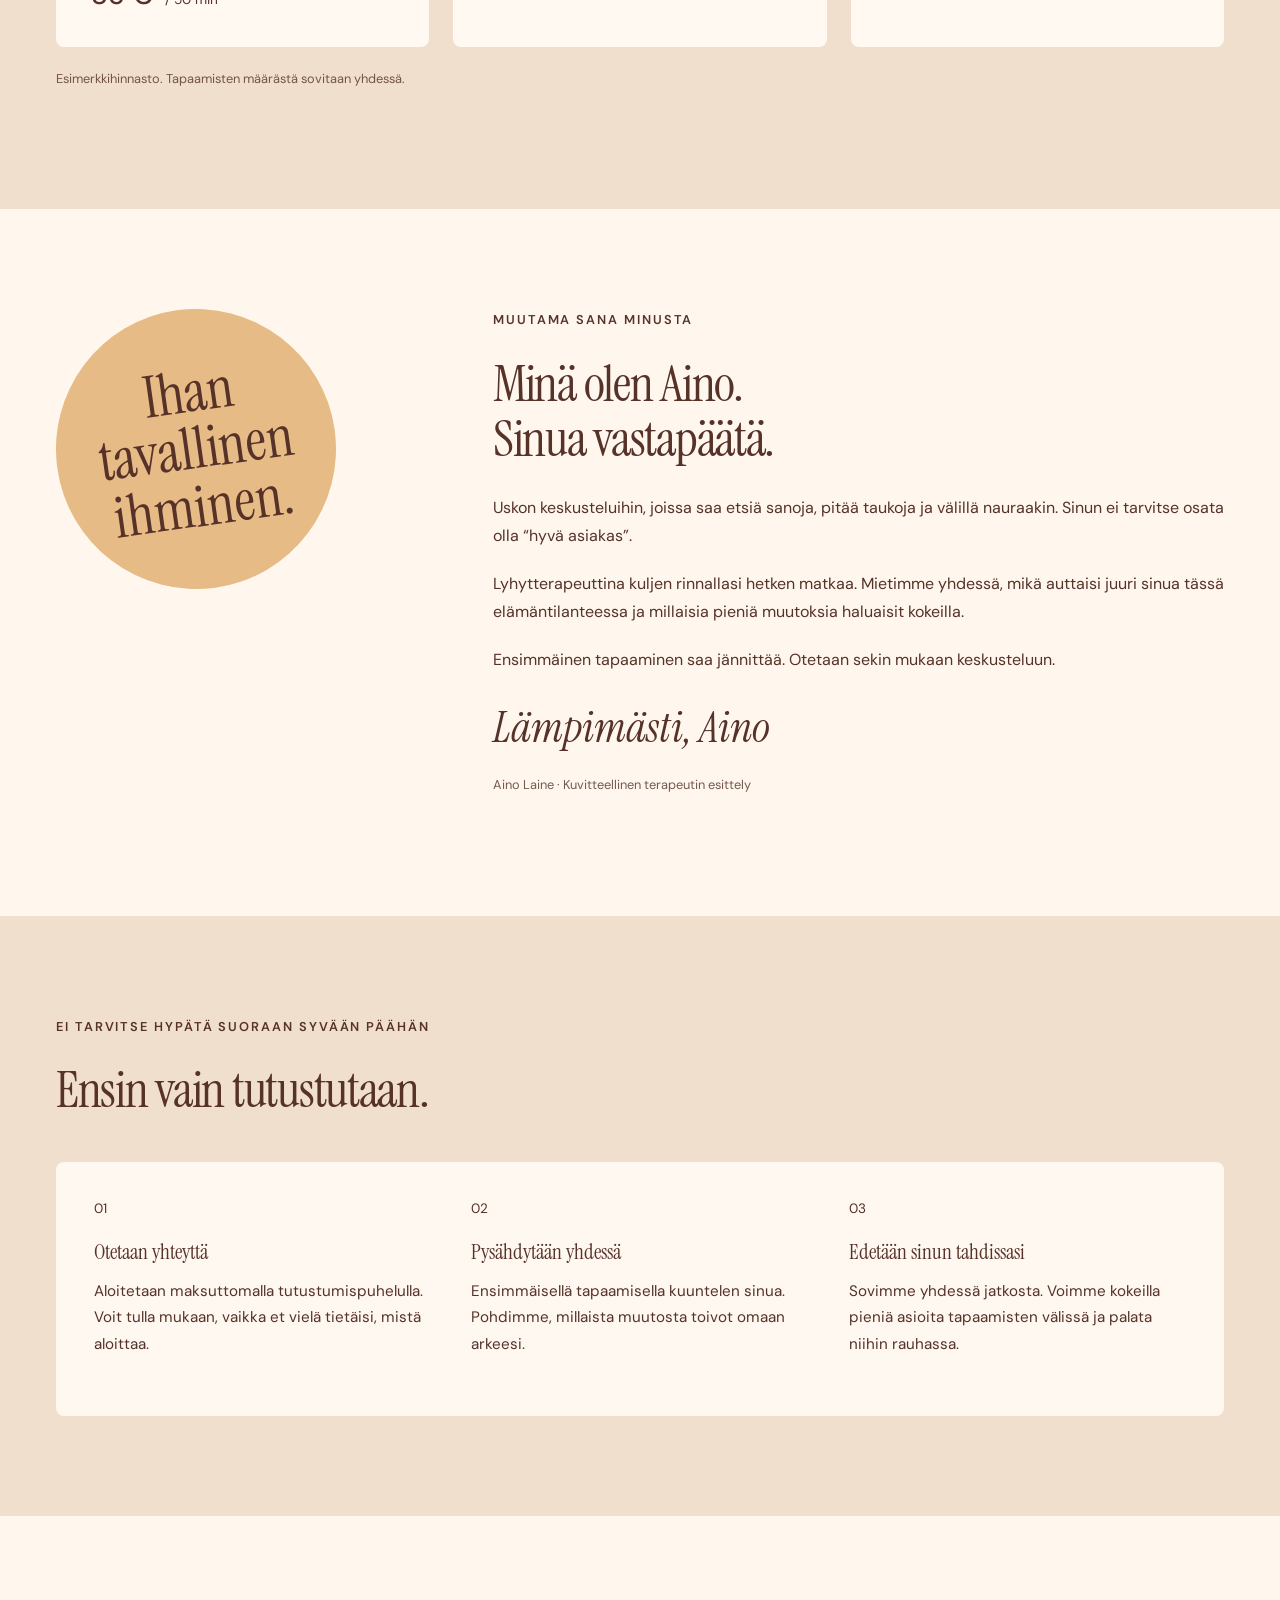
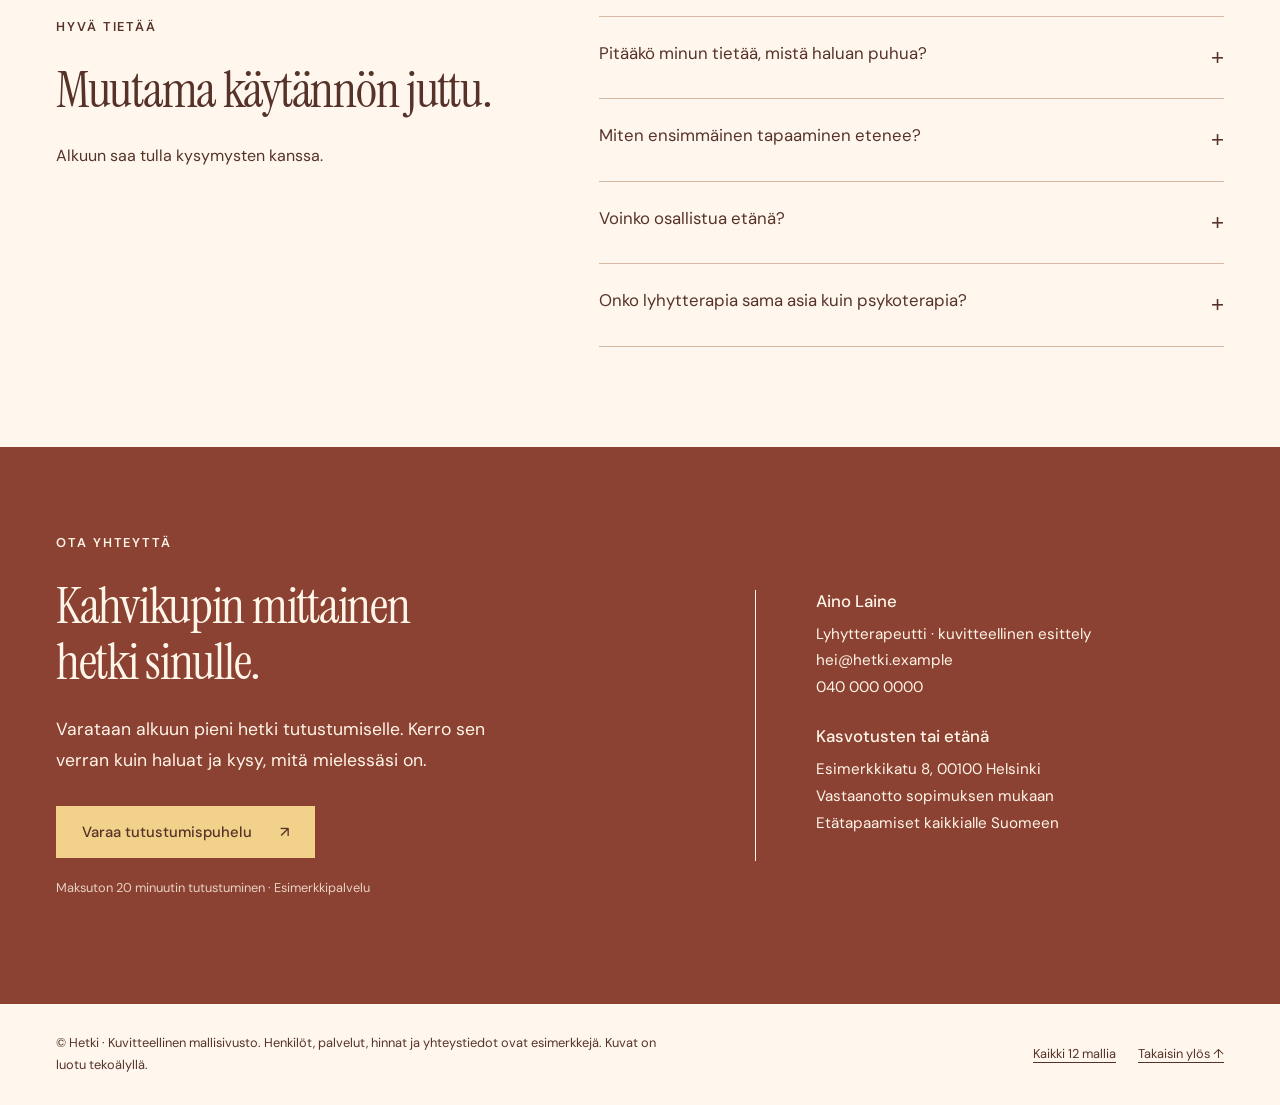
<file: hetki.html>
<!doctype html>
<html lang="fi"><head><meta charset="utf-8"><meta name="viewport" content="width=device-width,initial-scale=1">
<title>Hetki — Lämmin ja persoonallinen | Malli 03</title><meta name="description" content="Hetki: lämmin, terrakotan sävyinen lyhytterapian mallisivusto."><meta name="robots" content="noindex,nofollow">
<meta name="theme-color" content="#8b4232">
<link rel="icon" type="image/svg+xml" href="data:image/svg+xml,%3Csvg xmlns='http://www.w3.org/2000/svg' viewBox='0 0 40 40'%3E%3Crect width='40' height='40' rx='20' fill='%238b4232'/%3E%3Cpath d='M12 21l6 6 11-15' fill='none' stroke='%23fff' stroke-width='3'/%3E%3C/svg%3E">
<link rel="stylesheet" href="assets/style.css?v=3"><script src="assets/site.js" defer></script></head><body class="hetki">
<a class="skip" href="#sisalto">Siirry sisältöön</a><aside class="demo-bar" aria-label="Malliston navigointi"><div class="demo-home-links"><a href="https://www.tarmola-code.fi">← Tarmola Code</a><a href="index.html">Kaikki mallit</a></div><span class="demo-label">03 / 12 · Hetki · Kuvitteellinen mallisivusto</span><nav class="demo-switch" aria-label="Vaihda mallia"><a href="tyyni.html" aria-label="Edellinen malli: Tyyni">← Edellinen</a><a href="suunta.html" aria-label="Seuraava malli: Suunta">Seuraava →</a></nav></aside><header class="site-head wrap"><a class="brand" href="hetki.html" aria-label="Hetki, etusivu"><span><span class="brand-name">Hetki</span><small>LYHYTTERAPIA</small></span></a><button class="menu-button" aria-controls="paavalikko" aria-expanded="false">Valikko</button><nav class="site-nav" id="paavalikko" aria-label="Päävalikko"><a href="#palvelut">Lyhytterapia</a><a href="#minusta">Minusta</a><a href="#hinnasto">Hinnasto</a><a href="#yhteys" class="button">Ota yhteyttä <span aria-hidden="true">↗</span></a></nav></header><main id="sisalto"><section class="hetki-hero wrap"><div><p class="eyebrow">Lyhytterapiaa, ihmiseltä ihmiselle</p><h1>Hei.<br>Istahda <em>hetkeksi.</em></h1><p class="lead">Elämä ei aina mahdu siistiin pakettiin. Tänne voit tulla juuri sellaisena kuin olet — ja kertoa, mitä sinulle oikeasti kuuluu.</p><a class="button" href="#yhteys">Jutellaanko? <span aria-hidden="true">↗</span></a></div><figure><img src="assets/therapy-room.png" alt="Kodikas keskustelutila ja kaksi terrakotan väristä nojatuolia" width="1536" height="1024" fetchpriority="high"><figcaption>Ei suorittamista.<br>Vain sinä, tässä.</figcaption></figure></section><div class="welcome-note"><span>Kiva kun tulit.</span> Helsinki · Etänä kaikkialla Suomessa</div>
<section class="section soft" id="palvelut"><div class="wrap"><div class="section-intro"><div><p class="eyebrow">Mitä mielessä?</p><h2>Isoja tunteita.<br>Pieniä oivalluksia.</h2></div><p>Voimme jutella arjen kuormituksesta, ihmissuhteista, muutoksista tai siitä epämääräisestä tunteesta, jolle et vielä löydä nimeä.</p></div><div class="services" id="hinnasto"><article class="service"><span class="num">01</span><h3>Yksilölyhytterapia</h3><p>Tilaa jäsentää ajatuksia ja arjen kuormitusta. Etsimme yhdessä näkökulmia ja sinulle sopivia seuraavia askelia.</p><div class="price"><strong>85 €</strong><small>/ 50 min</small></div></article><article class="service"><span class="num">02</span><h3>Lyhytterapia etänä</h3><p>Rauhallinen keskustelu omasta tutusta paikastasi. Sama aika sinulle, missä päin Suomea oletkin.</p><div class="price"><strong>85 €</strong><small>/ 50 min</small></div></article><article class="service"><span class="num">03</span><h3>Tutustumispuhelu</h3><p>Kerro tilanteestasi ja kysy työskentelystä. Tutustutaan rauhassa ennen päätöstä ensimmäisestä tapaamisesta.</p><div class="price"><strong>0 €</strong><small>/ 20 min</small></div></article></div><p class="note" style="margin-top:22px">Esimerkkihinnasto. Tapaamisten määrästä sovitaan yhdessä.</p></div></section>
<section class="section" id="minusta"><div class="wrap intro-letter"><div class="letter-badge" aria-hidden="true">Ihan<br>tavallinen<br>ihminen.</div><div><p class="eyebrow">Muutama sana minusta</p><h2>Minä olen Aino.<br>Sinua vastapäätä.</h2><p>Uskon keskusteluihin, joissa saa etsiä sanoja, pitää taukoja ja välillä nauraakin. Sinun ei tarvitse osata olla “hyvä asiakas”.</p><p>Lyhytterapeuttina kuljen rinnallasi hetken matkaa. Mietimme yhdessä, mikä auttaisi juuri sinua tässä elämäntilanteessa ja millaisia pieniä muutoksia haluaisit kokeilla.</p><p>Ensimmäinen tapaaminen saa jännittää. Otetaan sekin mukaan keskusteluun.</p><p class="signature">Lämpimästi, Aino</p><p class="note">Aino Laine · Kuvitteellinen terapeutin esittely</p></div></div></section>
<section class="section soft"><div class="wrap"><p class="eyebrow">Ei tarvitse hypätä suoraan syvään päähän</p><h2>Ensin vain tutustutaan.</h2><div class="steps"><article class="step"><span>01</span><div><h3>Otetaan yhteyttä</h3><p>Aloitetaan maksuttomalla tutustumispuhelulla. Voit tulla mukaan, vaikka et vielä tietäisi, mistä aloittaa.</p></div></article><article class="step"><span>02</span><div><h3>Pysähdytään yhdessä</h3><p>Ensimmäisellä tapaamisella kuuntelen sinua. Pohdimme, millaista muutosta toivot omaan arkeesi.</p></div></article><article class="step"><span>03</span><div><h3>Edetään sinun tahdissasi</h3><p>Sovimme yhdessä jatkosta. Voimme kokeilla pieniä asioita tapaamisten välissä ja palata niihin rauhassa.</p></div></article></div></div></section><section class="section"><div class="wrap faq-layout"><div><p class="eyebrow">Hyvä tietää</p><h2>Muutama käytännön juttu.</h2><p>Alkuun saa tulla kysymysten kanssa.</p></div><div class="faq-list">
<details><summary>Pitääkö minun tietää, mistä haluan puhua?</summary><p>Ei tarvitse. Voit aloittaa siitä, mikä juuri nyt tuntuu tärkeältä. Sanoja ja keskustelun suuntaa voidaan etsiä yhdessä.</p></details>
<details><summary>Miten ensimmäinen tapaaminen etenee?</summary><p>Aluksi tutustumme ja käymme läpi työskentelyn käytännöt. Saat kertoa tilanteestasi ja toiveistasi sen verran kuin haluat. Lopuksi pohdimme yhdessä seuraavaa askelta.</p></details>
<details><summary>Voinko osallistua etänä?</summary><p>Kyllä. Tämän esimerkkipalvelun tapaamiset voidaan järjestää myös videoyhteydellä. Tarvitset rauhallisen tilan, verkkoyhteyden ja laitteen, jossa on kamera ja mikrofoni.</p></details>
<details><summary>Onko lyhytterapia sama asia kuin psykoterapia?</summary><p>Tässä mallissa esiteltävä lyhytterapia on keskustelutukea, eikä sitä tarjota psykoterapiana. Lopulliselle sivulle kuvataan palveluntarjoajan todellinen koulutus, osaaminen ja palvelun rajat.</p></details>
</div></div></section><section class="contact" id="yhteys"><div class="wrap contact-grid"><div><p class="eyebrow">Ota yhteyttä</p><h2>Kahvikupin mittainen<br>hetki sinulle.</h2><p class="lead">Varataan alkuun pieni hetki tutustumiselle. Kerro sen verran kuin haluat ja kysy, mitä mielessäsi on.</p><button class="button" data-dialog>Varaa tutustumispuhelu <span aria-hidden="true">↗</span></button><p class="note">Maksuton 20 minuutin tutustuminen · Esimerkkipalvelu</p></div><div class="contact-info"><div><strong>Aino Laine</strong><p>Lyhytterapeutti · kuvitteellinen esittely<br>hei@hetki.example<br>040 000 0000</p></div><div><strong>Kasvotusten tai etänä</strong><p>Esimerkkikatu 8, 00100 Helsinki<br>Vastaanotto sopimuksen mukaan<br>Etätapaamiset kaikkialle Suomeen</p></div></div></div></section></main><footer class="site-footer wrap"><p>© Hetki · Kuvitteellinen mallisivusto. Henkilöt, palvelut, hinnat ja yhteystiedot ovat esimerkkejä. Kuvat on luotu tekoälyllä.</p><nav class="footer-links" aria-label="Alatunniste"><a href="index.html">Kaikki 12 mallia</a><a href="#sisalto">Takaisin ylös ↑</a></nav></footer>
<dialog class="demo-dialog" aria-labelledby="dialog-title"><button class="close-dialog" data-close aria-label="Sulje ajanvarauksen esikatselu">×</button><p class="eyebrow">Ajanvarauksen esikatselu</p><h2 id="dialog-title">Ensimmäinen pieni askel.</h2><p>Valmiilla sivustolla tästä siirryttäisiin ajanvaraukseen. Tässä mallissa voit tutustua esimerkkipalveluun.</p><dl><dt>Maksuton tutustumispuhelu</dt><dd>20 minuuttia · Puhelimitse tai videoyhteydellä</dd><dt>Mistä juttelemme?</dt><dd>Toiveistasi, työskentelytavastani ja siitä, voisiko lyhytterapia sopia tilanteeseesi.</dd></dl><p class="note">Tämä on esittely. Aikaa ei varata eikä henkilötietoja kerätä.</p><button class="button" data-close>Takaisin mallisivulle</button></dialog></body></html>
</file>
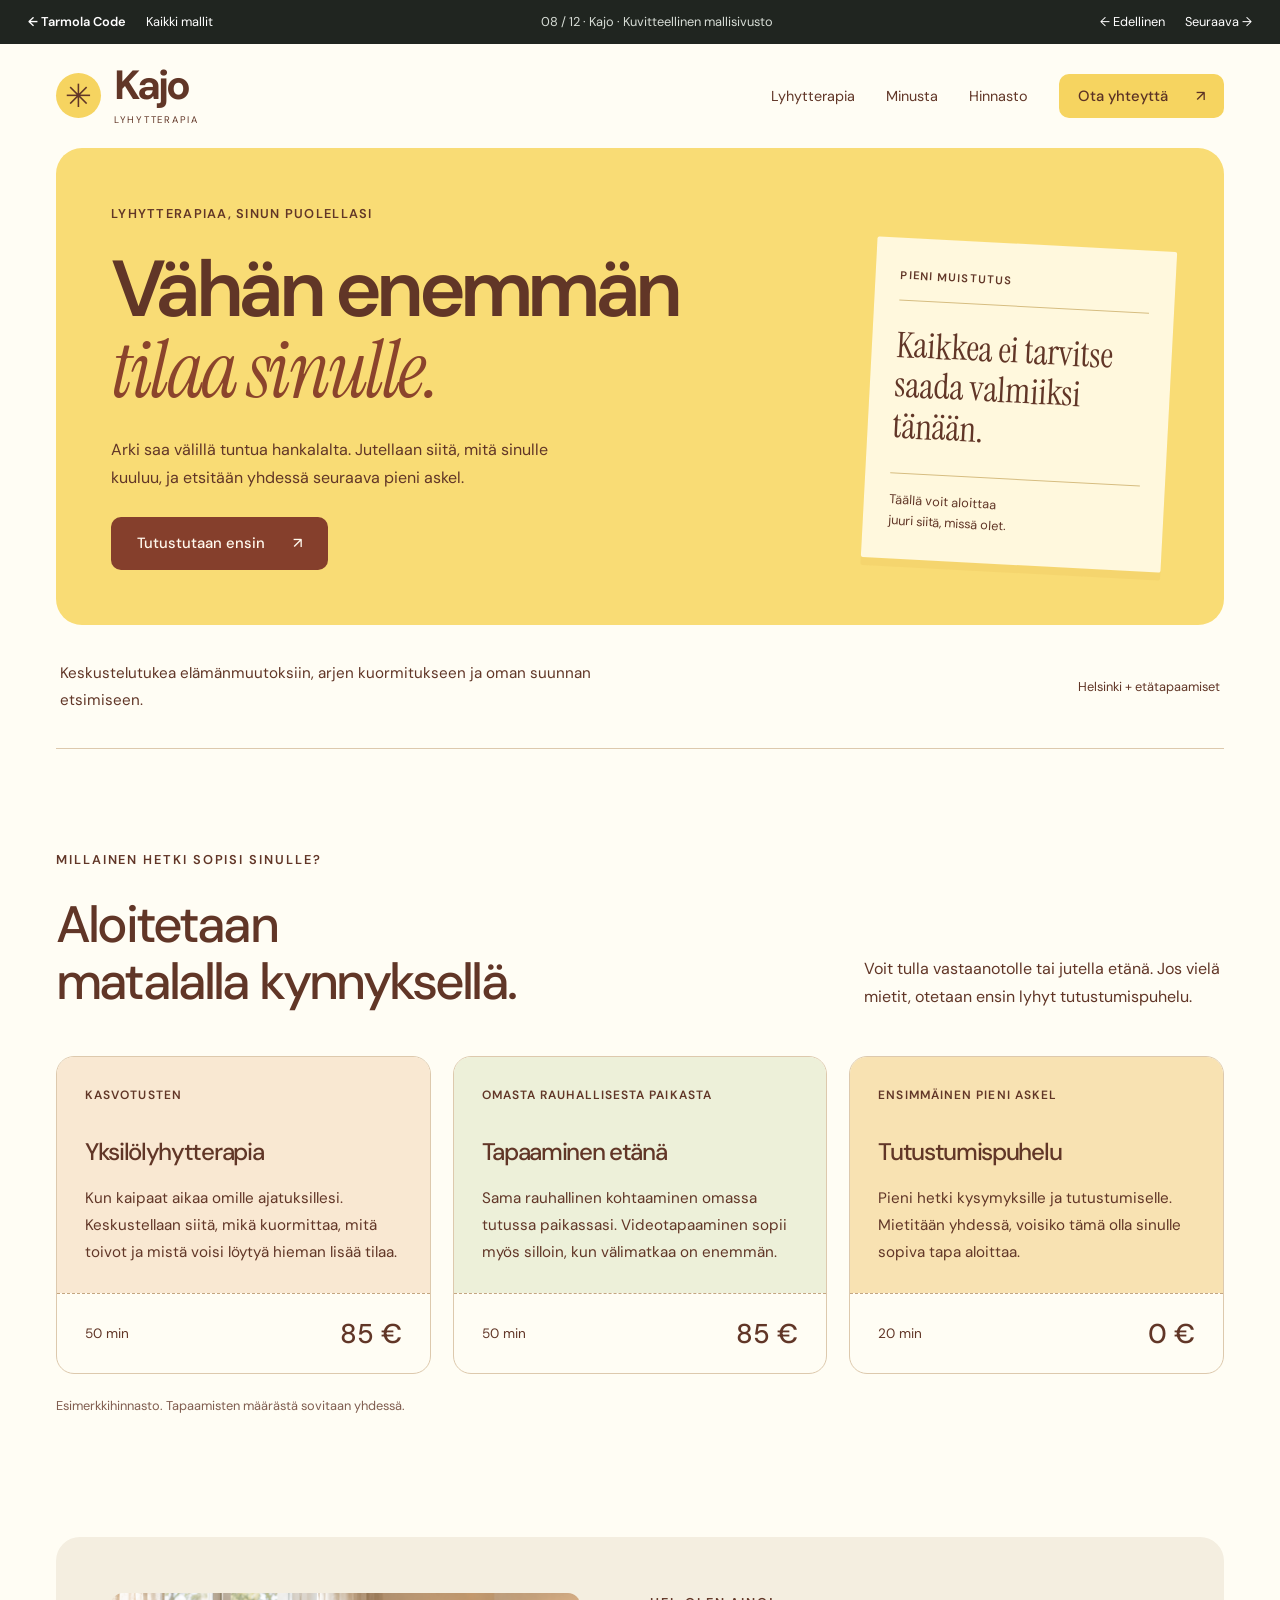
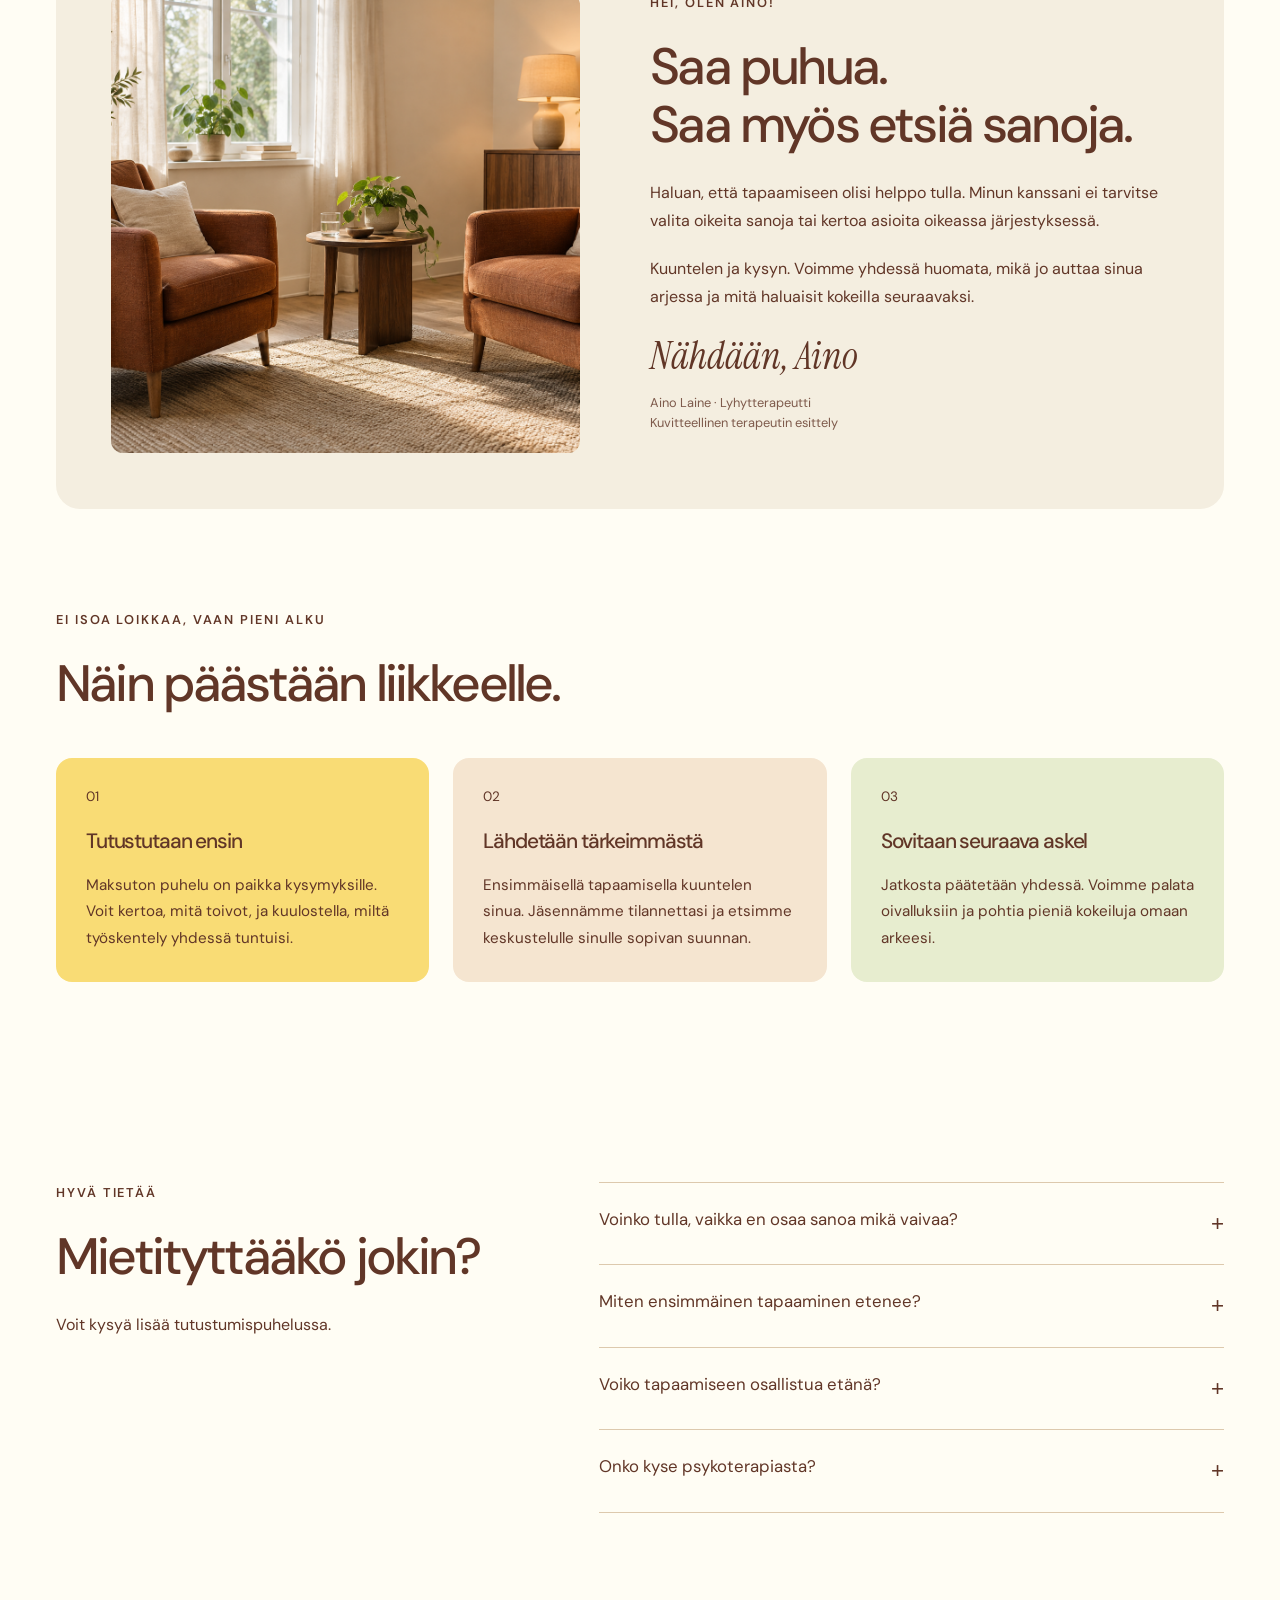
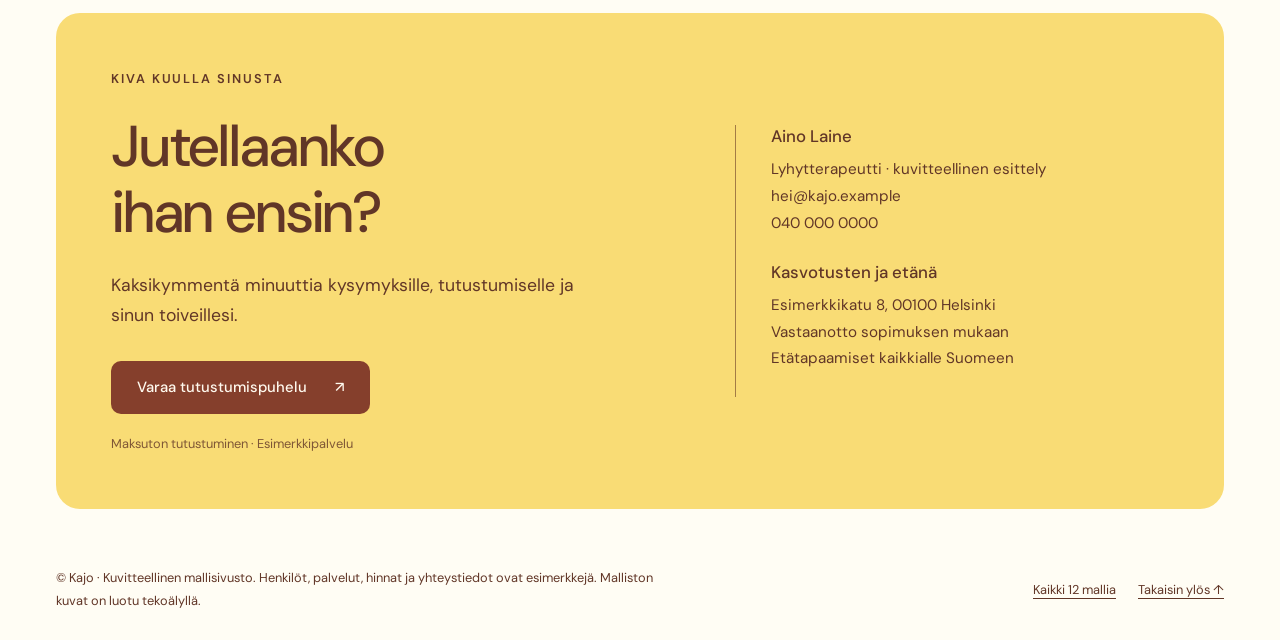
<file: kajo.html>
<!doctype html>
<html lang="fi"><head><meta charset="utf-8"><meta name="viewport" content="width=device-width,initial-scale=1">
<title>Kajo — Aurinkoinen ja mutkaton | Malli 08</title><meta name="description" content="Kajo: aurinkoinen ja mutkaton lyhytterapian mallisivusto. Kuvitteelliset palvelut ja yhteystiedot."><meta name="robots" content="noindex,nofollow">
<meta name="theme-color" content="#f9dc75">
<link rel="icon" type="image/svg+xml" href="data:image/svg+xml,%3Csvg xmlns='http://www.w3.org/2000/svg' viewBox='0 0 40 40'%3E%3Crect width='40' height='40' rx='20' fill='%23f9dc75'/%3E%3Cpath d='M12 21l6 6 11-15' fill='none' stroke='%23fff' stroke-width='3'/%3E%3C/svg%3E">
<link rel="stylesheet" href="assets/style.css?v=3"><link rel="stylesheet" href="assets/additions.css?v=1"><script src="assets/site.js" defer></script></head><body class="kajo">
<a class="skip" href="#sisalto">Siirry sisältöön</a><aside class="demo-bar" aria-label="Malliston navigointi"><div class="demo-home-links"><a href="https://www.tarmola-code.fi">← Tarmola Code</a><a href="index.html">Kaikki mallit</a></div><span class="demo-label">08 / 12 · Kajo · Kuvitteellinen mallisivusto</span><nav class="demo-switch" aria-label="Vaihda mallia"><a href="luoto.html" aria-label="Edellinen malli: Luoto">← Edellinen</a><a href="aino.html" aria-label="Seuraava malli: Aino">Seuraava →</a></nav></aside><header class="site-head wrap"><a class="brand" href="kajo.html" aria-label="Kajo, etusivu"><span class="brand-mark" aria-hidden="true">✳</span><span><span class="brand-name">Kajo</span><small>LYHYTTERAPIA</small></span></a><button class="menu-button" aria-controls="paavalikko" aria-expanded="false">Valikko</button><nav class="site-nav" id="paavalikko" aria-label="Päävalikko"><a href="#palvelut">Lyhytterapia</a><a href="#minusta">Minusta</a><a href="#hinnasto">Hinnasto</a><a href="#yhteys" class="button">Ota yhteyttä <span aria-hidden="true">↗</span></a></nav></header>
<main id="sisalto">

<section class="kajo-hero wrap"><div><p class="eyebrow">Lyhytterapiaa, sinun puolellasi</p><h1>Vähän enemmän<br><em>tilaa sinulle.</em></h1><p class="lead">Arki saa välillä tuntua hankalalta. Jutellaan siitä, mitä sinulle kuuluu, ja etsitään yhdessä seuraava pieni askel.</p><a class="button" href="#yhteys">Tutustutaan ensin <span aria-hidden="true">↗</span></a></div><aside class="kajo-postcard"><p class="eyebrow">Pieni muistutus</p><p>Kaikkea ei tarvitse<br>saada valmiiksi<br>tänään.</p><div class="small">Täällä voit aloittaa<br>juuri siitä, missä olet.</div></aside></section>
<div class="wrap kajo-intro"><p>Keskustelutukea elämänmuutoksiin, arjen kuormitukseen ja oman suunnan etsimiseen.</p><span>Helsinki + etätapaamiset</span></div>
<section class="section" id="palvelut"><div class="wrap"><div class="section-intro"><div><p class="eyebrow">Millainen hetki sopisi sinulle?</p><h2>Aloitetaan<br>matalalla kynnyksellä.</h2></div><p>Voit tulla vastaanotolle tai jutella etänä. Jos vielä mietit, otetaan ensin lyhyt tutustumispuhelu.</p></div><div class="service-menu" id="hinnasto"><article class="service-ticket"><div class="ticket-top"><p class="eyebrow">Kasvotusten</p><h3>Yksilölyhytterapia</h3><p>Kun kaipaat aikaa omille ajatuksillesi. Keskustellaan siitä, mikä kuormittaa, mitä toivot ja mistä voisi löytyä hieman lisää tilaa.</p></div><div class="ticket-bottom"><span>50 min</span><strong>85 €</strong></div></article><article class="service-ticket"><div class="ticket-top"><p class="eyebrow">Omasta rauhallisesta paikasta</p><h3>Tapaaminen etänä</h3><p>Sama rauhallinen kohtaaminen omassa tutussa paikassasi. Videotapaaminen sopii myös silloin, kun välimatkaa on enemmän.</p></div><div class="ticket-bottom"><span>50 min</span><strong>85 €</strong></div></article><article class="service-ticket"><div class="ticket-top"><p class="eyebrow">Ensimmäinen pieni askel</p><h3>Tutustumispuhelu</h3><p>Pieni hetki kysymyksille ja tutustumiselle. Mietitään yhdessä, voisiko tämä olla sinulle sopiva tapa aloittaa.</p></div><div class="ticket-bottom"><span>20 min</span><strong>0 €</strong></div></article></div><p class="note" style="margin-top:22px">Esimerkkihinnasto. Tapaamisten määrästä sovitaan yhdessä.</p></div></section>
<section class="wrap about" id="minusta"><img src="assets/therapy-room.png" alt="Valoisa vastaanottohuone ja kaksi pehmeää nojatuolia" width="1536" height="1024" loading="lazy"><div><p class="eyebrow">Hei, olen Aino!</p><h2>Saa puhua.<br>Saa myös etsiä sanoja.</h2><p>Haluan, että tapaamiseen olisi helppo tulla. Minun kanssani ei tarvitse valita oikeita sanoja tai kertoa asioita oikeassa järjestyksessä.</p><p>Kuuntelen ja kysyn. Voimme yhdessä huomata, mikä jo auttaa sinua arjessa ja mitä haluaisit kokeilla seuraavaksi.</p><p class="signature">Nähdään, Aino</p><p class="note">Aino Laine · Lyhytterapeutti<br>Kuvitteellinen terapeutin esittely</p></div></section>
<section class="section"><div class="wrap"><div class="process-heading"><p class="eyebrow">Ei isoa loikkaa, vaan pieni alku</p><h2>Näin päästään liikkeelle.</h2></div><div class="steps"><article class="step"><span>01</span><div><h3>Tutustutaan ensin</h3><p>Maksuton puhelu on paikka kysymyksille. Voit kertoa, mitä toivot, ja kuulostella, miltä työskentely yhdessä tuntuisi.</p></div></article><article class="step"><span>02</span><div><h3>Lähdetään tärkeimmästä</h3><p>Ensimmäisellä tapaamisella kuuntelen sinua. Jäsennämme tilannettasi ja etsimme keskustelulle sinulle sopivan suunnan.</p></div></article><article class="step"><span>03</span><div><h3>Sovitaan seuraava askel</h3><p>Jatkosta päätetään yhdessä. Voimme palata oivalluksiin ja pohtia pieniä kokeiluja omaan arkeesi.</p></div></article></div></div></section><section class="section "><div class="wrap faq-layout"><div><p class="eyebrow">Hyvä tietää</p><h2>Mietityttääkö jokin?</h2><p>Voit kysyä lisää tutustumispuhelussa.</p></div><div class="faq-list">
<details><summary>Voinko tulla, vaikka en osaa sanoa mikä vaivaa?</summary><p>Voit. Keskustelun ei tarvitse alkaa valmiista kysymyksestä. Voimme lähteä liikkeelle siitä, miltä arki tuntuu juuri nyt, ja etsiä sanoja yhdessä.</p></details>
<details><summary>Miten ensimmäinen tapaaminen etenee?</summary><p>Tutustumme ja käymme läpi työskentelyn käytännöt. Saat kertoa tilanteestasi omaan tahtiisi. Mietimme yhdessä, millaisia toiveita sinulla on ja miten haluat jatkaa.</p></details>
<details><summary>Voiko tapaamiseen osallistua etänä?</summary><p>Kyllä. Tämän esimerkkipalvelun tapaamiset onnistuvat videoyhteydellä. Tarvitset rauhallisen paikan, verkkoyhteyden sekä laitteen, jossa on kamera ja mikrofoni.</p></details>
<details><summary>Onko kyse psykoterapiasta?</summary><p>Tässä mallissa esiteltävä lyhytterapia on keskustelutukea, eikä sitä tarjota psykoterapiana. Lopulliseen sivustoon lisätään palveluntarjoajan todellinen koulutus, osaaminen ja palvelun rajat.</p></details>
</div></div></section>
<section class="contact wrap" id="yhteys"><div class="contact-grid"><div><p class="eyebrow">Kiva kuulla sinusta</p><h2>Jutellaanko<br>ihan ensin?</h2><p class="lead">Kaksikymmentä minuuttia kysymyksille, tutustumiselle ja sinun toiveillesi.</p><button class="button" data-dialog>Varaa tutustumispuhelu <span aria-hidden="true">↗</span></button><p class="note">Maksuton tutustuminen · Esimerkkipalvelu</p></div><div class="contact-info"><div><strong>Aino Laine</strong><p>Lyhytterapeutti · kuvitteellinen esittely<br>hei@kajo.example<br>040 000 0000</p></div><div><strong>Kasvotusten ja etänä</strong><p>Esimerkkikatu 8, 00100 Helsinki<br>Vastaanotto sopimuksen mukaan<br>Etätapaamiset kaikkialle Suomeen</p></div></div></div></section>
</main>
<footer class="site-footer wrap"><p>© Kajo · Kuvitteellinen mallisivusto. Henkilöt, palvelut, hinnat ja yhteystiedot ovat esimerkkejä. Malliston kuvat on luotu tekoälyllä.</p><nav class="footer-links" aria-label="Alatunniste"><a href="index.html">Kaikki 12 mallia</a><a href="#sisalto">Takaisin ylös ↑</a></nav></footer>
<dialog class="demo-dialog" aria-labelledby="dialog-title"><button class="close-dialog" data-close aria-label="Sulje ajanvarauksen esikatselu">×</button><p class="eyebrow">Ajanvarauksen esikatselu</p><h2 id="dialog-title">Ensimmäinen pieni askel.</h2><p>Valmiilla sivustolla tästä siirryttäisiin ajanvaraukseen. Tässä mallissa voit tutustua esimerkkipalveluun.</p><dl><dt>Maksuton tutustumispuhelu</dt><dd>20 minuuttia · Puhelimitse tai videoyhteydellä</dd><dt>Mistä juttelemme?</dt><dd>Toiveistasi, työskentelytavastani ja siitä, voisiko lyhytterapia sopia tilanteeseesi.</dd></dl><p class="note">Tämä on esittely. Aikaa ei varata eikä henkilötietoja kerätä.</p><button class="button" data-close>Takaisin mallisivulle</button></dialog></body></html>
</file>
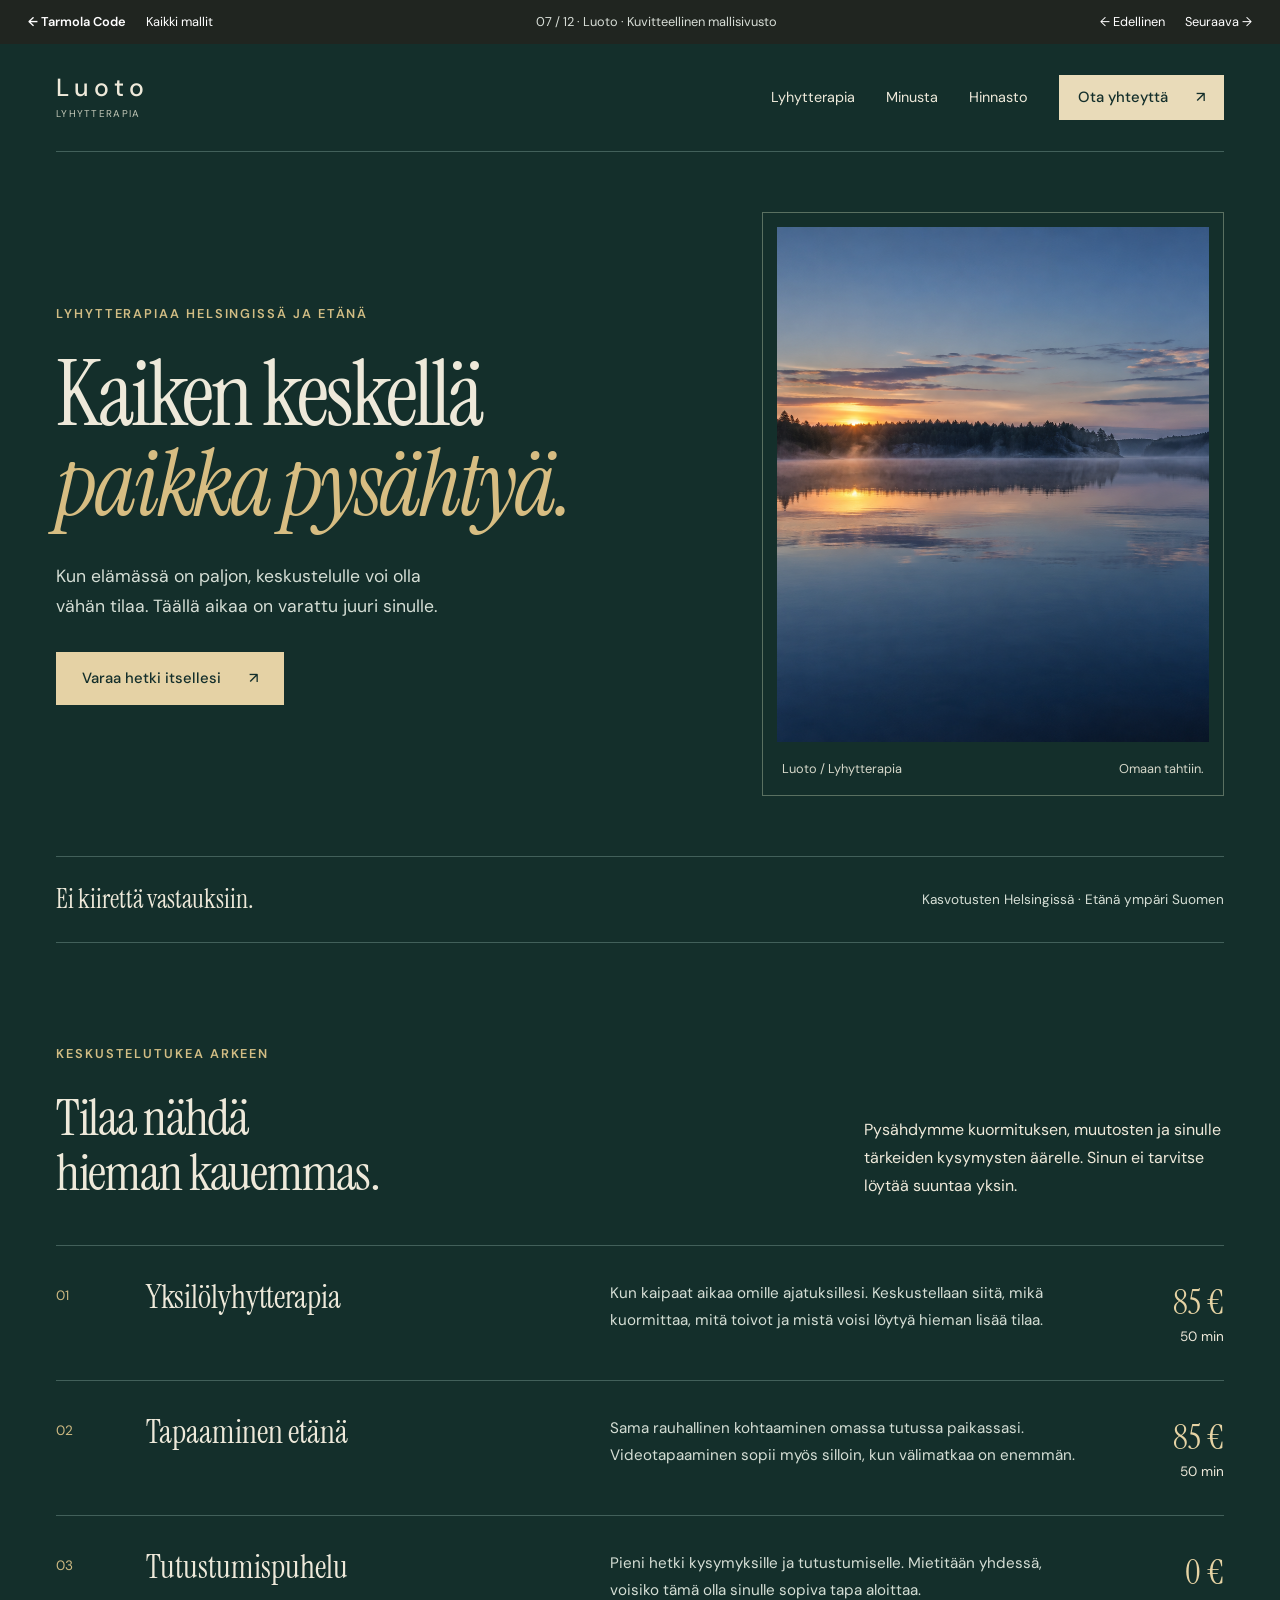
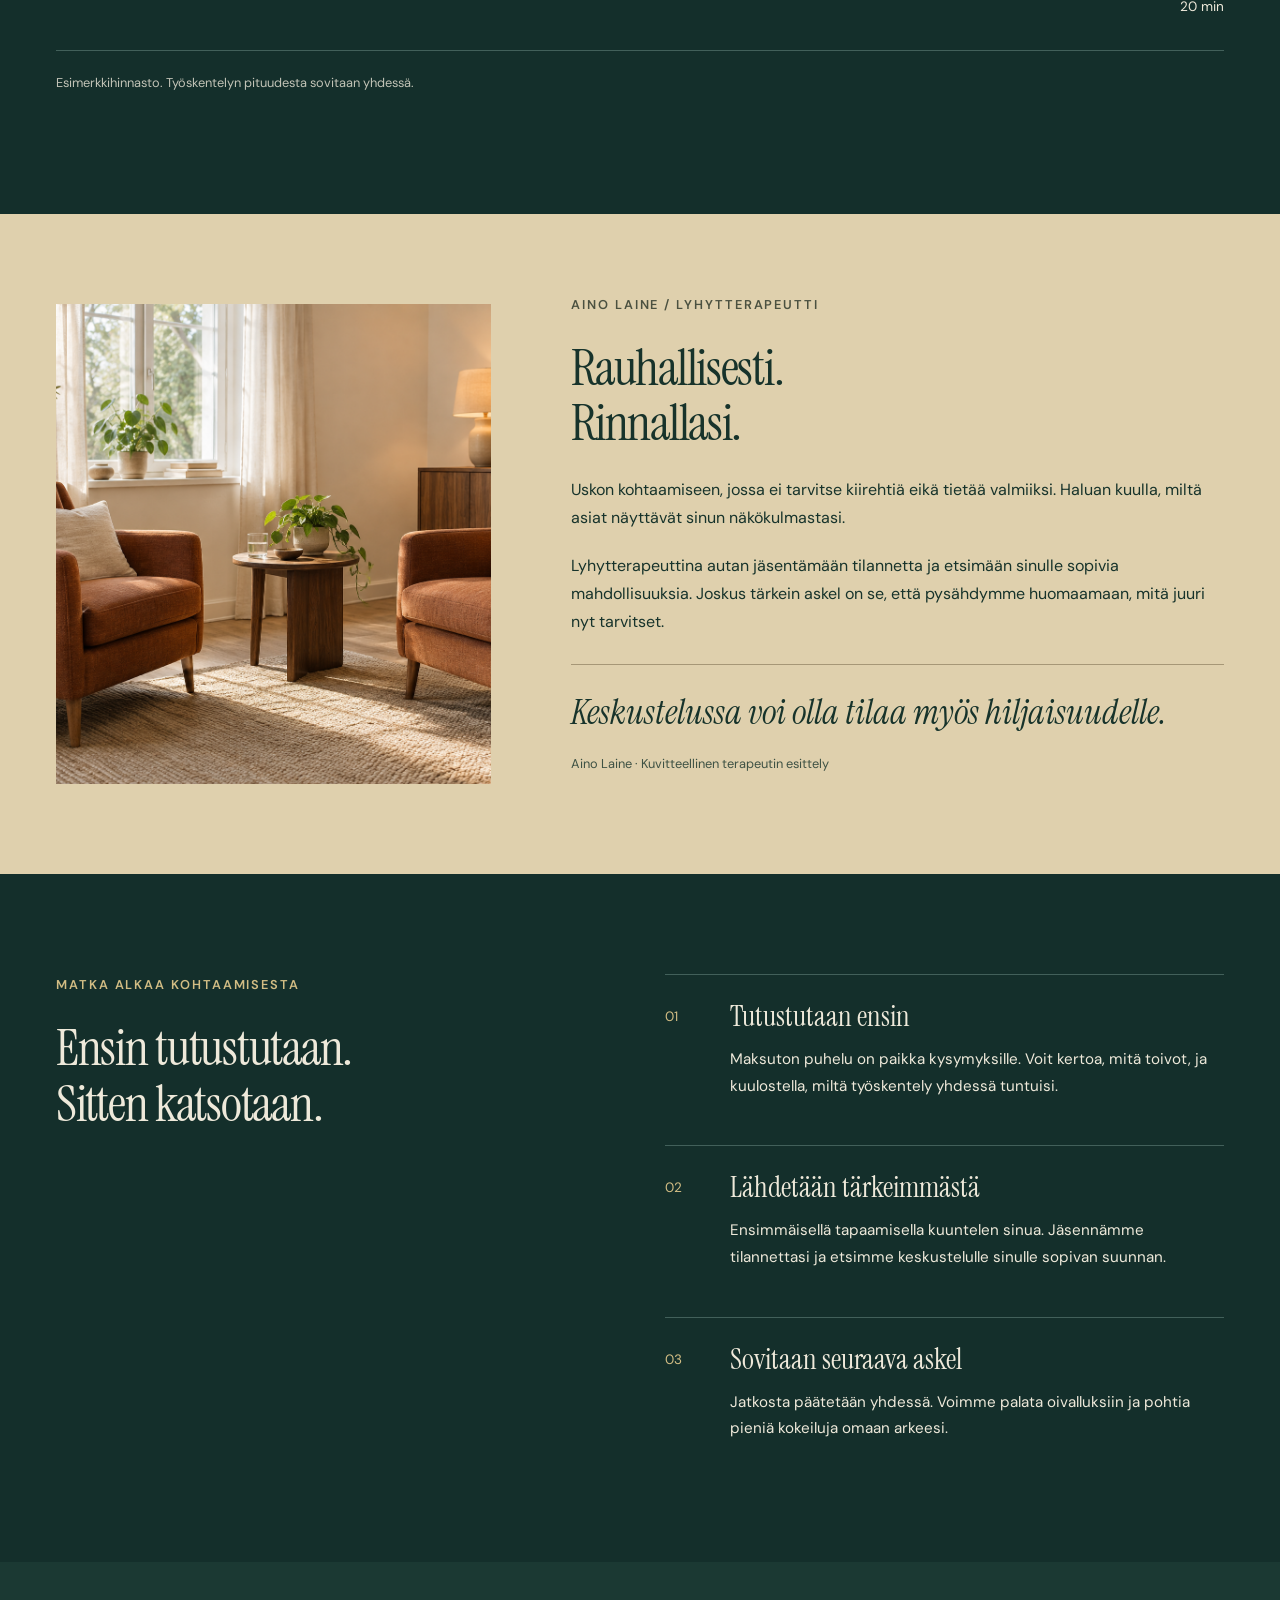
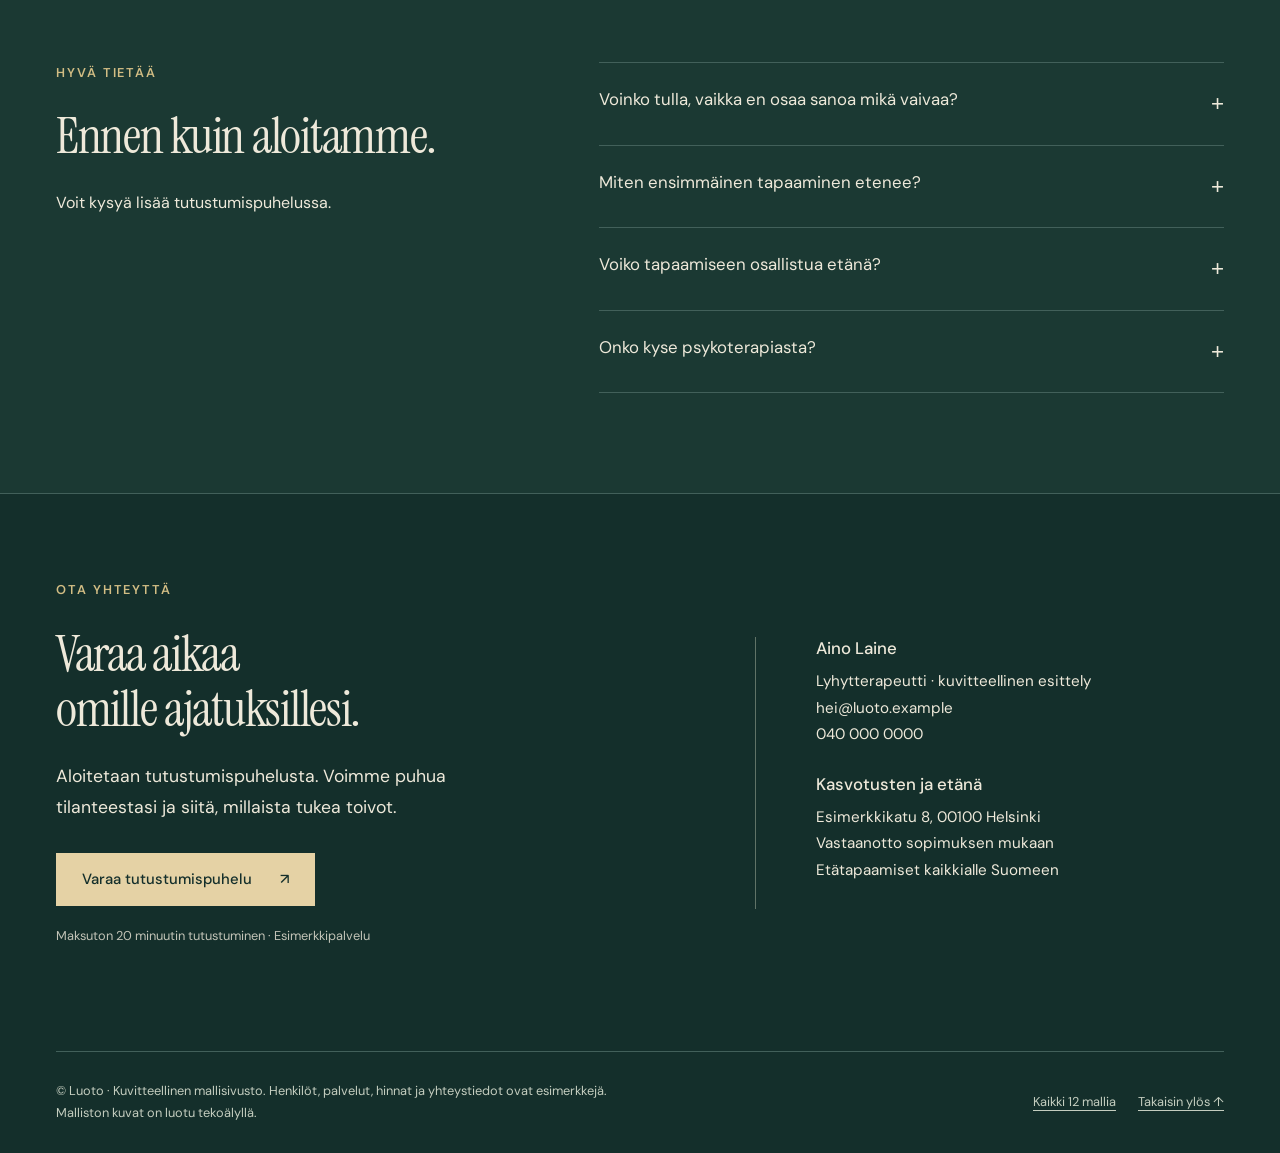
<file: luoto.html>
<!doctype html>
<html lang="fi"><head><meta charset="utf-8"><meta name="viewport" content="width=device-width,initial-scale=1">
<title>Luoto — Tumma ja arvokas | Malli 07</title><meta name="description" content="Luoto: tumma ja arvokas lyhytterapian mallisivusto. Kuvitteelliset palvelut ja yhteystiedot."><meta name="robots" content="noindex,nofollow">
<meta name="theme-color" content="#142f2b">
<link rel="icon" type="image/svg+xml" href="data:image/svg+xml,%3Csvg xmlns='http://www.w3.org/2000/svg' viewBox='0 0 40 40'%3E%3Crect width='40' height='40' rx='20' fill='%23142f2b'/%3E%3Cpath d='M12 21l6 6 11-15' fill='none' stroke='%23fff' stroke-width='3'/%3E%3C/svg%3E">
<link rel="stylesheet" href="assets/style.css?v=3"><link rel="stylesheet" href="assets/additions.css?v=1"><script src="assets/site.js" defer></script></head><body class="luoto">
<a class="skip" href="#sisalto">Siirry sisältöön</a><aside class="demo-bar" aria-label="Malliston navigointi"><div class="demo-home-links"><a href="https://www.tarmola-code.fi">← Tarmola Code</a><a href="index.html">Kaikki mallit</a></div><span class="demo-label">07 / 12 · Luoto · Kuvitteellinen mallisivusto</span><nav class="demo-switch" aria-label="Vaihda mallia"><a href="saie.html" aria-label="Edellinen malli: Säie">← Edellinen</a><a href="kajo.html" aria-label="Seuraava malli: Kajo">Seuraava →</a></nav></aside><header class="site-head wrap"><a class="brand" href="luoto.html" aria-label="Luoto, etusivu"><span><span class="brand-name">Luoto</span><small>LYHYTTERAPIA</small></span></a><button class="menu-button" aria-controls="paavalikko" aria-expanded="false">Valikko</button><nav class="site-nav" id="paavalikko" aria-label="Päävalikko"><a href="#palvelut">Lyhytterapia</a><a href="#minusta">Minusta</a><a href="#hinnasto">Hinnasto</a><a href="#yhteys" class="button">Ota yhteyttä <span aria-hidden="true">↗</span></a></nav></header>
<main id="sisalto">

<section class="luoto-hero wrap"><div><p class="eyebrow">Lyhytterapiaa Helsingissä ja etänä</p><h1>Kaiken keskellä<br><em>paikka pysähtyä.</em></h1><p class="lead">Kun elämässä on paljon, keskustelulle voi olla vähän tilaa. Täällä aikaa on varattu juuri sinulle.</p><a class="button" href="#yhteys">Varaa hetki itsellesi <span aria-hidden="true">↗</span></a></div><figure><img src="assets/lake.png" alt="Metsäinen järvenranta ja tyyni vesi aamun valossa" width="1536" height="1024" fetchpriority="high"><figcaption><span>Luoto / Lyhytterapia</span><span>Omaan tahtiin.</span></figcaption></figure></section>
<div class="wrap hero-note"><p>Ei kiirettä vastauksiin.</p><span>Kasvotusten Helsingissä · Etänä ympäri Suomen</span></div>
<section class="section" id="palvelut"><div class="wrap"><div class="section-intro"><div><p class="eyebrow">Keskustelutukea arkeen</p><h2>Tilaa nähdä<br>hieman kauemmas.</h2></div><p>Pysähdymme kuormituksen, muutosten ja sinulle tärkeiden kysymysten äärelle. Sinun ei tarvitse löytää suuntaa yksin.</p></div><div class="service-table" id="hinnasto"><article class="service-line"><span class="index">01</span><h3>Yksilölyhytterapia</h3><p>Kun kaipaat aikaa omille ajatuksillesi. Keskustellaan siitä, mikä kuormittaa, mitä toivot ja mistä voisi löytyä hieman lisää tilaa.</p><div class="price-stack"><strong>85 €</strong><small>50 min</small></div></article><article class="service-line"><span class="index">02</span><h3>Tapaaminen etänä</h3><p>Sama rauhallinen kohtaaminen omassa tutussa paikassasi. Videotapaaminen sopii myös silloin, kun välimatkaa on enemmän.</p><div class="price-stack"><strong>85 €</strong><small>50 min</small></div></article><article class="service-line"><span class="index">03</span><h3>Tutustumispuhelu</h3><p>Pieni hetki kysymyksille ja tutustumiselle. Mietitään yhdessä, voisiko tämä olla sinulle sopiva tapa aloittaa.</p><div class="price-stack"><strong>0 €</strong><small>20 min</small></div></article></div><p class="note" style="margin-top:22px">Esimerkkihinnasto. Työskentelyn pituudesta sovitaan yhdessä.</p></div></section>
<section class="about-sand" id="minusta"><div class="wrap split"><img src="assets/therapy-room.png" alt="Kaksi nojatuolia rauhallisessa vastaanottohuoneessa" width="1536" height="1024" loading="lazy"><div><p class="eyebrow">Aino Laine / Lyhytterapeutti</p><h2>Rauhallisesti.<br>Rinnallasi.</h2><p>Uskon kohtaamiseen, jossa ei tarvitse kiirehtiä eikä tietää valmiiksi. Haluan kuulla, miltä asiat näyttävät sinun näkökulmastasi.</p><p>Lyhytterapeuttina autan jäsentämään tilannetta ja etsimään sinulle sopivia mahdollisuuksia. Joskus tärkein askel on se, että pysähdymme huomaamaan, mitä juuri nyt tarvitset.</p><p class="quote">Keskustelussa voi olla tilaa myös hiljaisuudelle.</p><p class="note">Aino Laine · Kuvitteellinen terapeutin esittely</p></div></div></section>
<section class="section"><div class="wrap process"><div><p class="eyebrow">Matka alkaa kohtaamisesta</p><h2>Ensin tutustutaan.<br>Sitten katsotaan.</h2></div><div class="steps"><article class="step"><span>01</span><div><h3>Tutustutaan ensin</h3><p>Maksuton puhelu on paikka kysymyksille. Voit kertoa, mitä toivot, ja kuulostella, miltä työskentely yhdessä tuntuisi.</p></div></article><article class="step"><span>02</span><div><h3>Lähdetään tärkeimmästä</h3><p>Ensimmäisellä tapaamisella kuuntelen sinua. Jäsennämme tilannettasi ja etsimme keskustelulle sinulle sopivan suunnan.</p></div></article><article class="step"><span>03</span><div><h3>Sovitaan seuraava askel</h3><p>Jatkosta päätetään yhdessä. Voimme palata oivalluksiin ja pohtia pieniä kokeiluja omaan arkeesi.</p></div></article></div></div></section><section class="section faq-section"><div class="wrap faq-layout"><div><p class="eyebrow">Hyvä tietää</p><h2>Ennen kuin aloitamme.</h2><p>Voit kysyä lisää tutustumispuhelussa.</p></div><div class="faq-list">
<details><summary>Voinko tulla, vaikka en osaa sanoa mikä vaivaa?</summary><p>Voit. Keskustelun ei tarvitse alkaa valmiista kysymyksestä. Voimme lähteä liikkeelle siitä, miltä arki tuntuu juuri nyt, ja etsiä sanoja yhdessä.</p></details>
<details><summary>Miten ensimmäinen tapaaminen etenee?</summary><p>Tutustumme ja käymme läpi työskentelyn käytännöt. Saat kertoa tilanteestasi omaan tahtiisi. Mietimme yhdessä, millaisia toiveita sinulla on ja miten haluat jatkaa.</p></details>
<details><summary>Voiko tapaamiseen osallistua etänä?</summary><p>Kyllä. Tämän esimerkkipalvelun tapaamiset onnistuvat videoyhteydellä. Tarvitset rauhallisen paikan, verkkoyhteyden sekä laitteen, jossa on kamera ja mikrofoni.</p></details>
<details><summary>Onko kyse psykoterapiasta?</summary><p>Tässä mallissa esiteltävä lyhytterapia on keskustelutukea, eikä sitä tarjota psykoterapiana. Lopulliseen sivustoon lisätään palveluntarjoajan todellinen koulutus, osaaminen ja palvelun rajat.</p></details>
</div></div></section>
<section class="contact" id="yhteys"><div class="wrap contact-grid"><div><p class="eyebrow">Ota yhteyttä</p><h2>Varaa aikaa<br>omille ajatuksillesi.</h2><p class="lead">Aloitetaan tutustumispuhelusta. Voimme puhua tilanteestasi ja siitä, millaista tukea toivot.</p><button class="button" data-dialog>Varaa tutustumispuhelu <span aria-hidden="true">↗</span></button><p class="note">Maksuton 20 minuutin tutustuminen · Esimerkkipalvelu</p></div><div class="contact-info"><div><strong>Aino Laine</strong><p>Lyhytterapeutti · kuvitteellinen esittely<br>hei@luoto.example<br>040 000 0000</p></div><div><strong>Kasvotusten ja etänä</strong><p>Esimerkkikatu 8, 00100 Helsinki<br>Vastaanotto sopimuksen mukaan<br>Etätapaamiset kaikkialle Suomeen</p></div></div></div></section>
</main>
<footer class="site-footer wrap"><p>© Luoto · Kuvitteellinen mallisivusto. Henkilöt, palvelut, hinnat ja yhteystiedot ovat esimerkkejä. Malliston kuvat on luotu tekoälyllä.</p><nav class="footer-links" aria-label="Alatunniste"><a href="index.html">Kaikki 12 mallia</a><a href="#sisalto">Takaisin ylös ↑</a></nav></footer>
<dialog class="demo-dialog" aria-labelledby="dialog-title"><button class="close-dialog" data-close aria-label="Sulje ajanvarauksen esikatselu">×</button><p class="eyebrow">Ajanvarauksen esikatselu</p><h2 id="dialog-title">Ensimmäinen pieni askel.</h2><p>Valmiilla sivustolla tästä siirryttäisiin ajanvaraukseen. Tässä mallissa voit tutustua esimerkkipalveluun.</p><dl><dt>Maksuton tutustumispuhelu</dt><dd>20 minuuttia · Puhelimitse tai videoyhteydellä</dd><dt>Mistä juttelemme?</dt><dd>Toiveistasi, työskentelytavastani ja siitä, voisiko lyhytterapia sopia tilanteeseesi.</dd></dl><p class="note">Tämä on esittely. Aikaa ei varata eikä henkilötietoja kerätä.</p><button class="button" data-close>Takaisin mallisivulle</button></dialog></body></html>
</file>
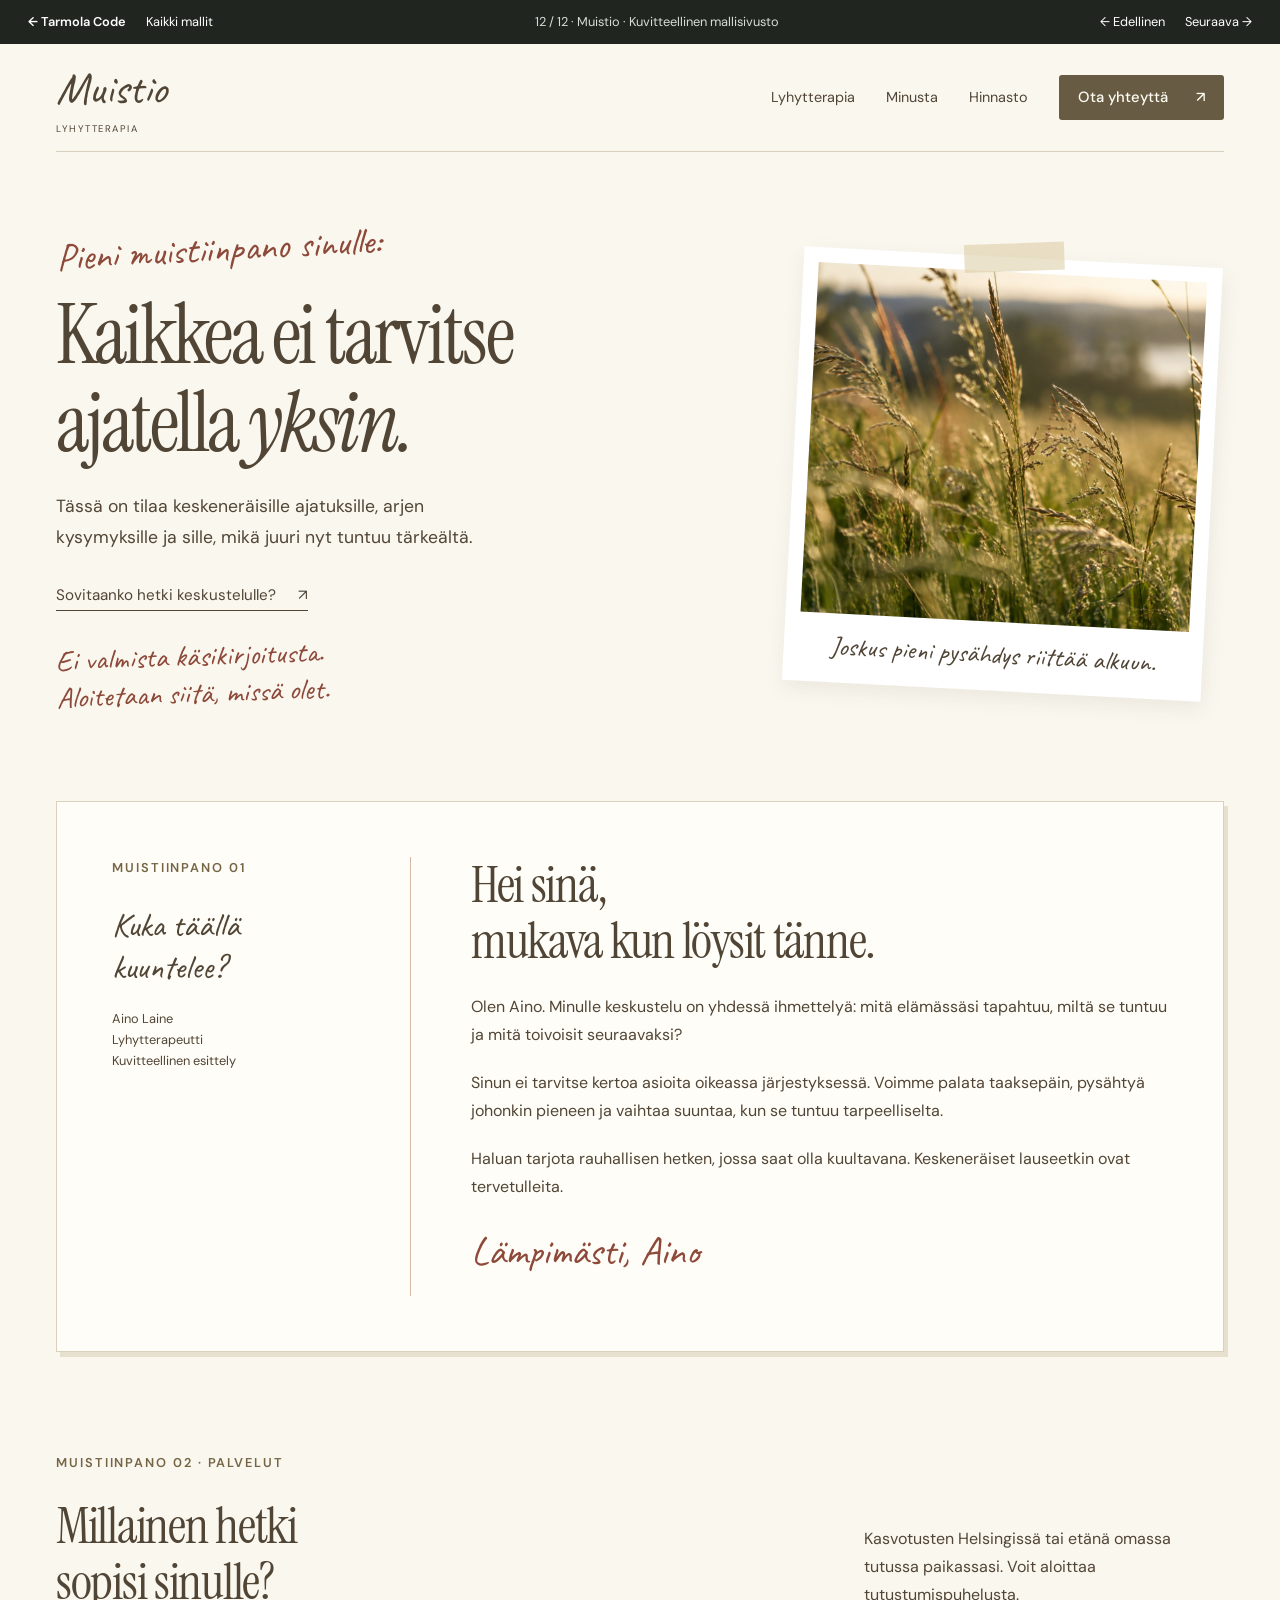
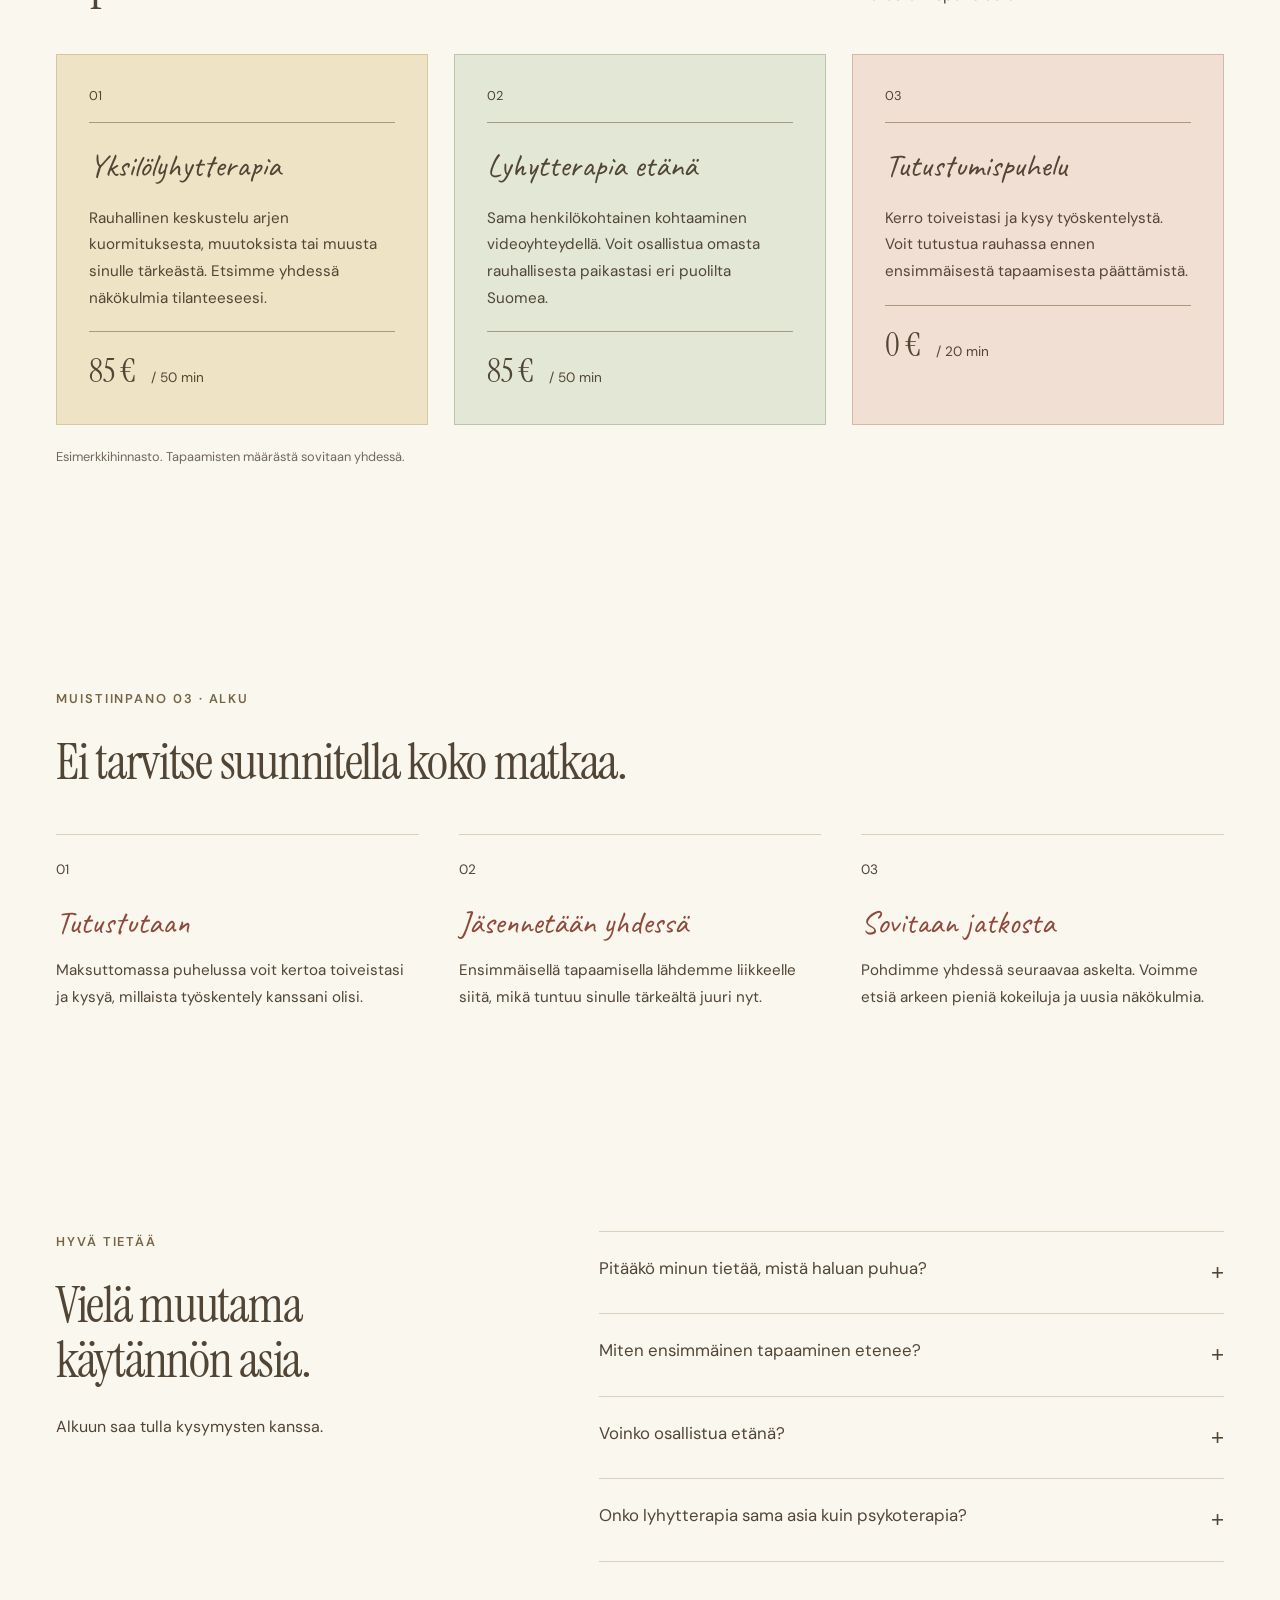
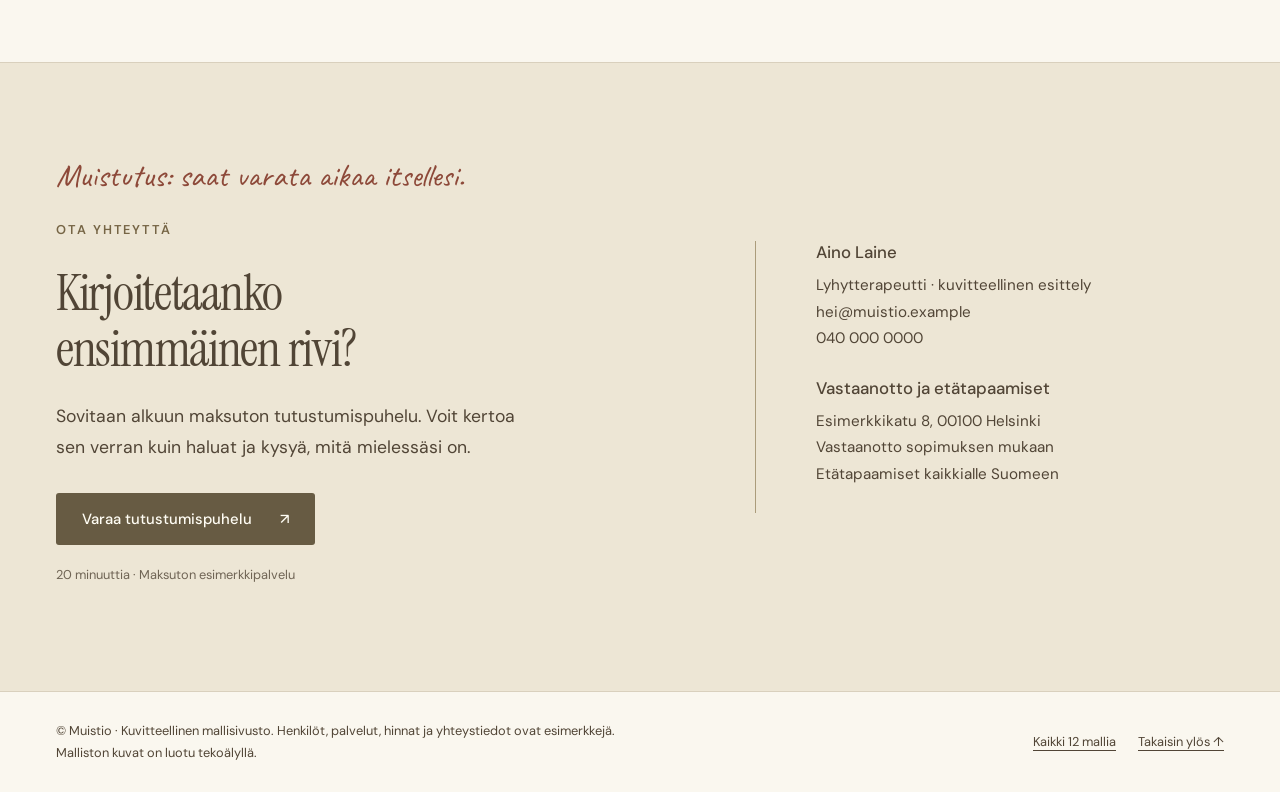
<file: muistio.html>
<!doctype html>
<html lang="fi"><head><meta charset="utf-8"><meta name="viewport" content="width=device-width,initial-scale=1">
<title>Muistio — Päiväkirjamainen ja persoonallinen | Malli 12</title><meta name="description" content="Muistio: päiväkirjamainen ja persoonallinen lyhytterapian mallisivusto. Kuvitteelliset palvelut ja yhteystiedot."><meta name="robots" content="noindex,nofollow">
<meta name="theme-color" content="#675b43">
<link rel="icon" type="image/svg+xml" href="data:image/svg+xml,%3Csvg xmlns='http://www.w3.org/2000/svg' viewBox='0 0 40 40'%3E%3Crect width='40' height='40' rx='20' fill='%23675b43'/%3E%3Cpath d='M12 21l6 6 11-15' fill='none' stroke='%23fff' stroke-width='3'/%3E%3C/svg%3E">
<link rel="stylesheet" href="assets/style.css?v=3"><link rel="stylesheet" href="assets/directions.css?v=4"><script src="assets/site.js" defer></script></head><body class="muistio">
<a class="skip" href="#sisalto">Siirry sisältöön</a><aside class="demo-bar" aria-label="Malliston navigointi"><div class="demo-home-links"><a href="https://www.tarmola-code.fi">← Tarmola Code</a><a href="index.html">Kaikki mallit</a></div><span class="demo-label">12 / 12 · Muistio · Kuvitteellinen mallisivusto</span><nav class="demo-switch" aria-label="Vaihda mallia"><a href="selko.html" aria-label="Edellinen malli: Selko">← Edellinen</a><a href="verso.html" aria-label="Seuraava malli: Verso">Seuraava →</a></nav></aside><header class="site-head wrap"><a class="brand" href="muistio.html" aria-label="Muistio, etusivu"><span><span class="brand-name">Muistio</span><small>LYHYTTERAPIA</small></span></a><button class="menu-button" aria-controls="paavalikko" aria-expanded="false">Valikko</button><nav class="site-nav" id="paavalikko" aria-label="Päävalikko"><a href="#palvelut">Lyhytterapia</a><a href="#minusta">Minusta</a><a href="#hinnasto">Hinnasto</a><a href="#yhteys" class="button">Ota yhteyttä <span aria-hidden="true">↗</span></a></nav></header>
<main id="sisalto">

<section class="muistio-hero wrap"><div><p class="hand">Pieni muistiinpano sinulle:</p><h1>Kaikkea ei tarvitse<br>ajatella <em>yksin.</em></h1><p class="lead">Tässä on tilaa keskeneräisille ajatuksille, arjen kysymyksille ja sille, mikä juuri nyt tuntuu tärkeältä.</p><a class="text-link" href="#yhteys">Sovitaanko hetki keskustelulle? <span aria-hidden="true">↗</span></a><p class="margin-note">Ei valmista käsikirjoitusta.<br>Aloitetaan siitä, missä olet.</p></div><figure class="muistio-photo"><img src="assets/meadow.png" alt="Auringon valaisema niittyheinikko" width="1536" height="1024" fetchpriority="high"><figcaption>Joskus pieni pysähdys riittää alkuun.</figcaption></figure></section>
<section class="wrap notebook" id="minusta"><aside class="margin-column"><p class="eyebrow">Muistiinpano 01</p><p class="hand">Kuka täällä<br>kuuntelee?</p><p class="small">Aino Laine<br>Lyhytterapeutti<br>Kuvitteellinen esittely</p></aside><div><h2>Hei sinä,<br>mukava kun löysit tänne.</h2><p>Olen Aino. Minulle keskustelu on yhdessä ihmettelyä: mitä elämässäsi tapahtuu, miltä se tuntuu ja mitä toivoisit seuraavaksi?</p><p>Sinun ei tarvitse kertoa asioita oikeassa järjestyksessä. Voimme palata taaksepäin, pysähtyä johonkin pieneen ja vaihtaa suuntaa, kun se tuntuu tarpeelliselta.</p><p>Haluan tarjota rauhallisen hetken, jossa saat olla kuultavana. Keskeneräiset lauseetkin ovat tervetulleita.</p><p class="signature">Lämpimästi, Aino</p></div></section>
<section class="section" id="palvelut"><div class="wrap"><div class="section-intro"><div><p class="eyebrow">Muistiinpano 02 · Palvelut</p><h2>Millainen hetki<br>sopisi sinulle?</h2></div><p>Kasvotusten Helsingissä tai etänä omassa tutussa paikassasi. Voit aloittaa tutustumispuhelusta.</p></div><div class="note-services" id="hinnasto"><article class="note-service"><span class="num">01</span><h3>Yksilölyhytterapia</h3><p>Rauhallinen keskustelu arjen kuormituksesta, muutoksista tai muusta sinulle tärkeästä. Etsimme yhdessä näkökulmia tilanteeseesi.</p><div class="price"><strong>85 €</strong><small>/ 50 min</small></div></article><article class="note-service"><span class="num">02</span><h3>Lyhytterapia etänä</h3><p>Sama henkilökohtainen kohtaaminen videoyhteydellä. Voit osallistua omasta rauhallisesta paikastasi eri puolilta Suomea.</p><div class="price"><strong>85 €</strong><small>/ 50 min</small></div></article><article class="note-service"><span class="num">03</span><h3>Tutustumispuhelu</h3><p>Kerro toiveistasi ja kysy työskentelystä. Voit tutustua rauhassa ennen ensimmäisestä tapaamisesta päättämistä.</p><div class="price"><strong>0 €</strong><small>/ 20 min</small></div></article></div><p class="note" style="margin-top:22px">Esimerkkihinnasto. Tapaamisten määrästä sovitaan yhdessä.</p></div></section>
<section class="section"><div class="wrap"><p class="eyebrow">Muistiinpano 03 · Alku</p><h2>Ei tarvitse suunnitella koko matkaa.</h2><div class="steps"><article class="step"><span>01</span><div><h3>Tutustutaan</h3><p>Maksuttomassa puhelussa voit kertoa toiveistasi ja kysyä, millaista työskentely kanssani olisi.</p></div></article><article class="step"><span>02</span><div><h3>Jäsennetään yhdessä</h3><p>Ensimmäisellä tapaamisella lähdemme liikkeelle siitä, mikä tuntuu sinulle tärkeältä juuri nyt.</p></div></article><article class="step"><span>03</span><div><h3>Sovitaan jatkosta</h3><p>Pohdimme yhdessä seuraavaa askelta. Voimme etsiä arkeen pieniä kokeiluja ja uusia näkökulmia.</p></div></article></div></div></section><section class="section"><div class="wrap faq-layout"><div><p class="eyebrow">Hyvä tietää</p><h2>Vielä muutama käytännön asia.</h2><p>Alkuun saa tulla kysymysten kanssa.</p></div><div class="faq-list">
<details><summary>Pitääkö minun tietää, mistä haluan puhua?</summary><p>Ei tarvitse. Voit aloittaa siitä, mikä juuri nyt tuntuu tärkeältä. Sanoja ja keskustelun suuntaa voidaan etsiä yhdessä.</p></details>
<details><summary>Miten ensimmäinen tapaaminen etenee?</summary><p>Aluksi tutustumme ja käymme läpi työskentelyn käytännöt. Saat kertoa tilanteestasi ja toiveistasi sen verran kuin haluat. Lopuksi pohdimme yhdessä seuraavaa askelta.</p></details>
<details><summary>Voinko osallistua etänä?</summary><p>Kyllä. Tämän esimerkkipalvelun tapaamiset voidaan järjestää myös videoyhteydellä. Tarvitset rauhallisen tilan, verkkoyhteyden ja laitteen, jossa on kamera ja mikrofoni.</p></details>
<details><summary>Onko lyhytterapia sama asia kuin psykoterapia?</summary><p>Tässä mallissa esiteltävä lyhytterapia on keskustelutukea, eikä sitä tarjota psykoterapiana. Lopulliselle sivulle kuvataan palveluntarjoajan todellinen koulutus, osaaminen ja palvelun rajat.</p></details>
</div></div></section><section class="contact" id="yhteys"><div class="wrap contact-grid"><div><p class="hand">Muistutus: saat varata aikaa itsellesi.</p><p class="eyebrow">Ota yhteyttä</p><h2>Kirjoitetaanko<br>ensimmäinen rivi?</h2><p class="lead">Sovitaan alkuun maksuton tutustumispuhelu. Voit kertoa sen verran kuin haluat ja kysyä, mitä mielessäsi on.</p><button class="button" data-dialog>Varaa tutustumispuhelu <span aria-hidden="true">↗</span></button><p class="note">20 minuuttia · Maksuton esimerkkipalvelu</p></div><div class="contact-info"><div><strong>Aino Laine</strong><p>Lyhytterapeutti · kuvitteellinen esittely<br>hei@muistio.example<br>040 000 0000</p></div><div><strong>Vastaanotto ja etätapaamiset</strong><p>Esimerkkikatu 8, 00100 Helsinki<br>Vastaanotto sopimuksen mukaan<br>Etätapaamiset kaikkialle Suomeen</p></div></div></div></section></main>
<footer class="site-footer wrap"><p>© Muistio · Kuvitteellinen mallisivusto. Henkilöt, palvelut, hinnat ja yhteystiedot ovat esimerkkejä. Malliston kuvat on luotu tekoälyllä.</p><nav class="footer-links" aria-label="Alatunniste"><a href="index.html">Kaikki 12 mallia</a><a href="#sisalto">Takaisin ylös ↑</a></nav></footer>
<dialog class="demo-dialog" aria-labelledby="dialog-title"><button class="close-dialog" data-close aria-label="Sulje ajanvarauksen esikatselu">×</button><p class="eyebrow">Ajanvarauksen esikatselu</p><h2 id="dialog-title">Ensimmäinen pieni askel.</h2><p>Valmiilla sivustolla tästä siirryttäisiin ajanvaraukseen. Tässä mallissa voit tutustua esimerkkipalveluun.</p><dl><dt>Maksuton tutustumispuhelu</dt><dd>20 minuuttia · Puhelimitse tai videoyhteydellä</dd><dt>Mistä juttelemme?</dt><dd>Toiveistasi, työskentelytavastani ja siitä, voisiko lyhytterapia sopia tilanteeseesi.</dd></dl><p class="note">Tämä on esittely. Aikaa ei varata eikä henkilötietoja kerätä.</p><button class="button" data-close>Takaisin mallisivulle</button></dialog></body></html>
</file>
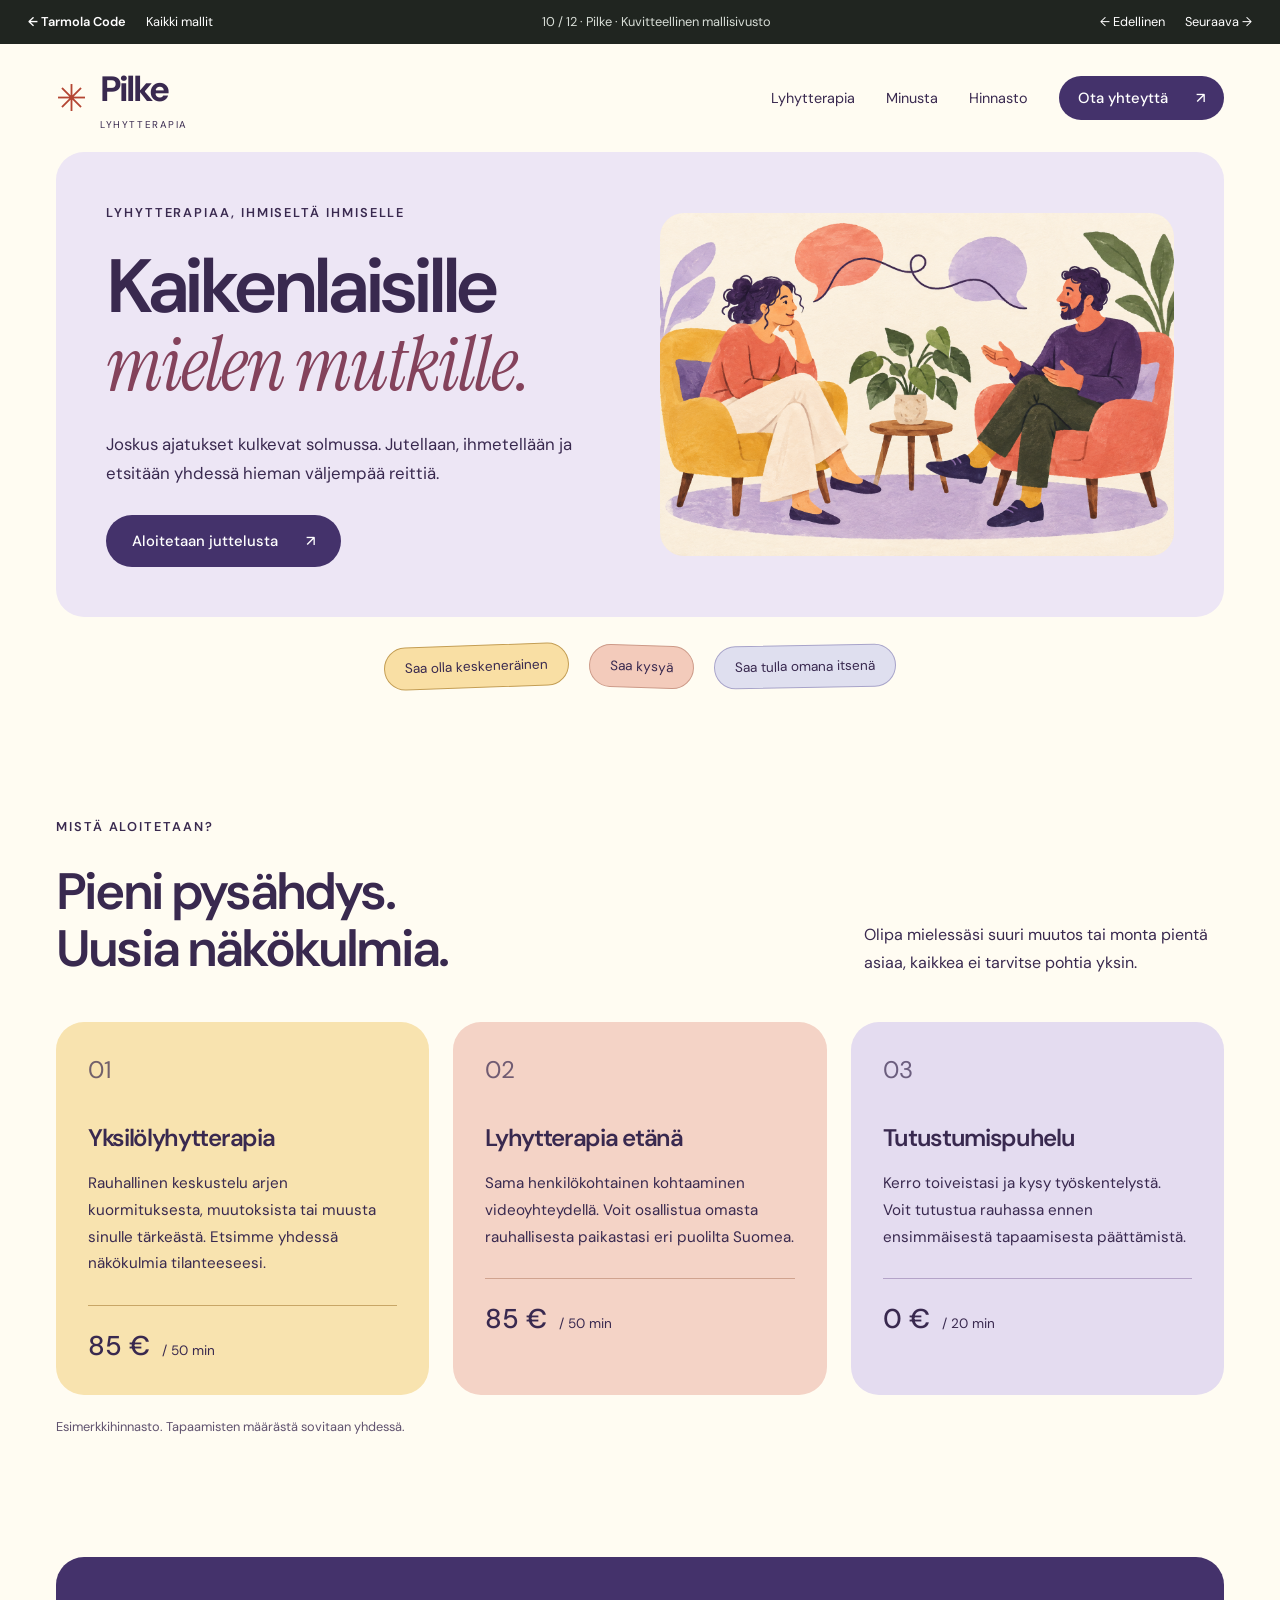
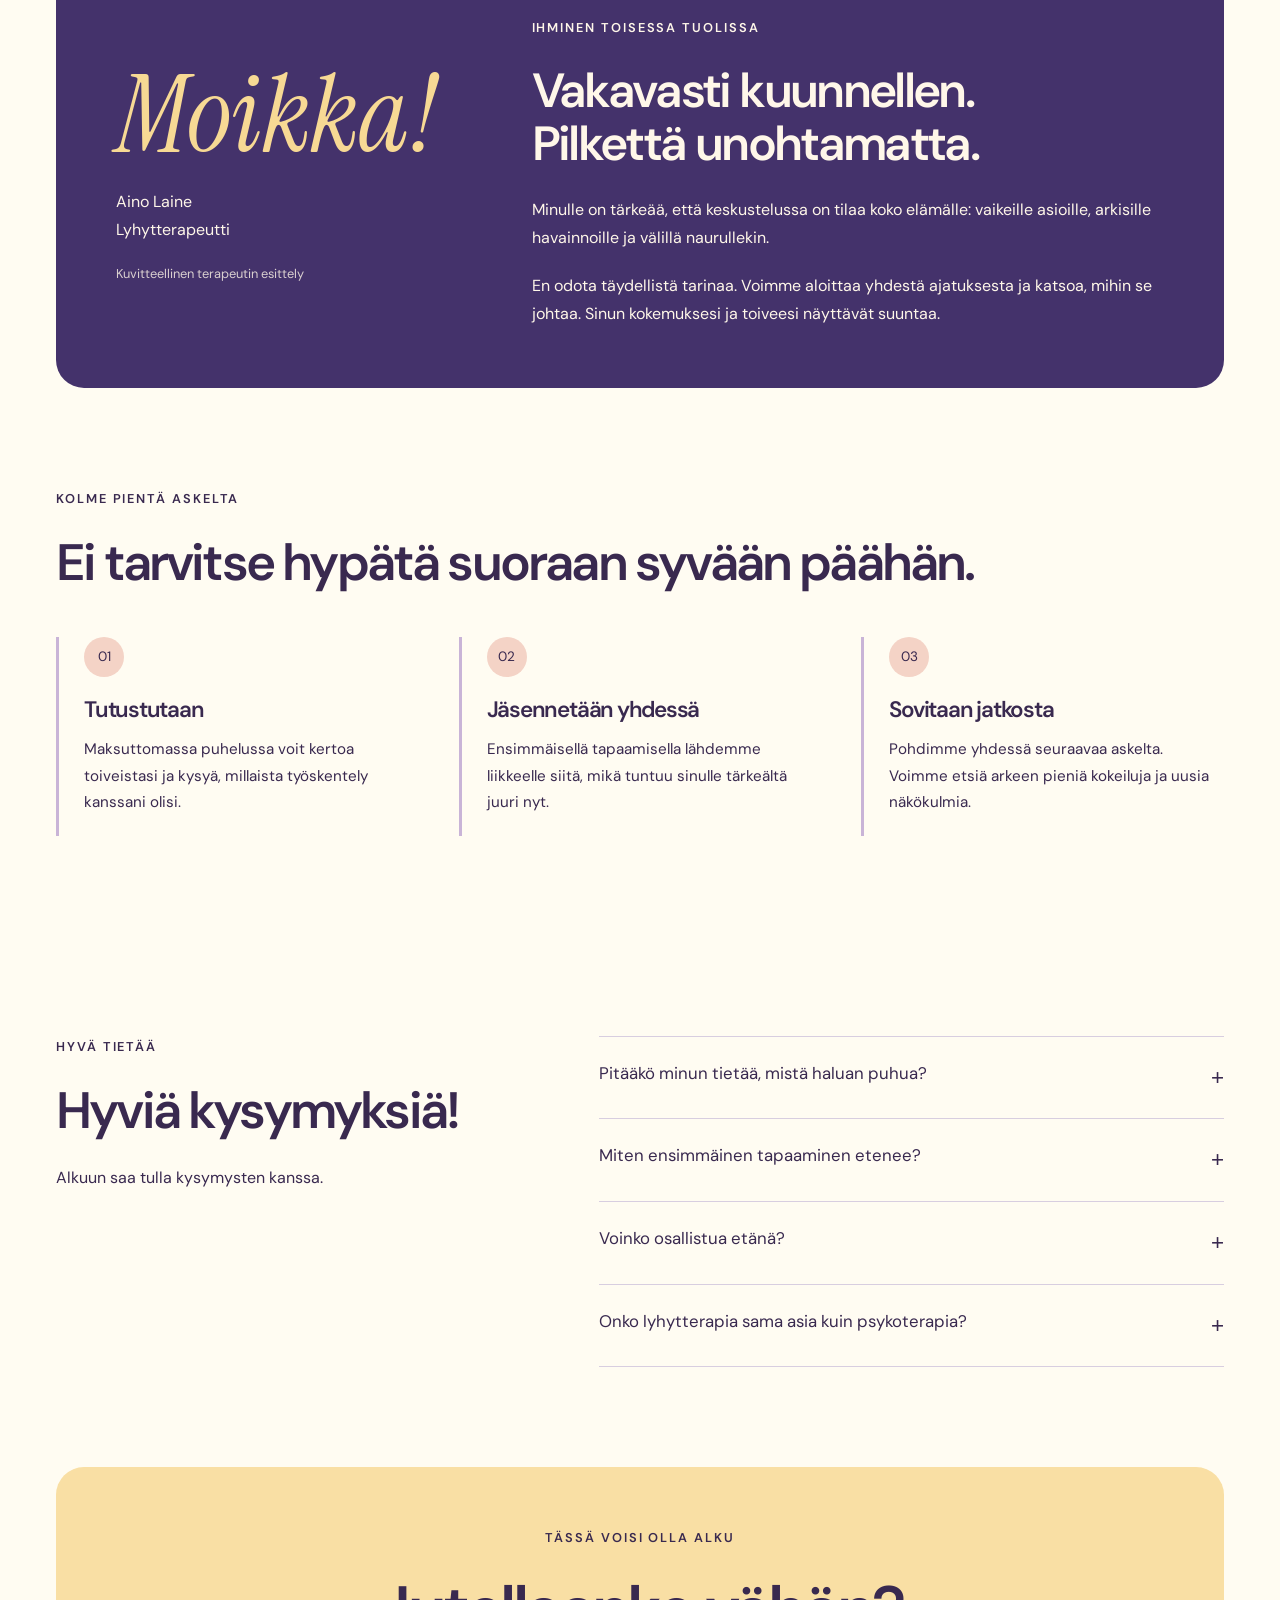
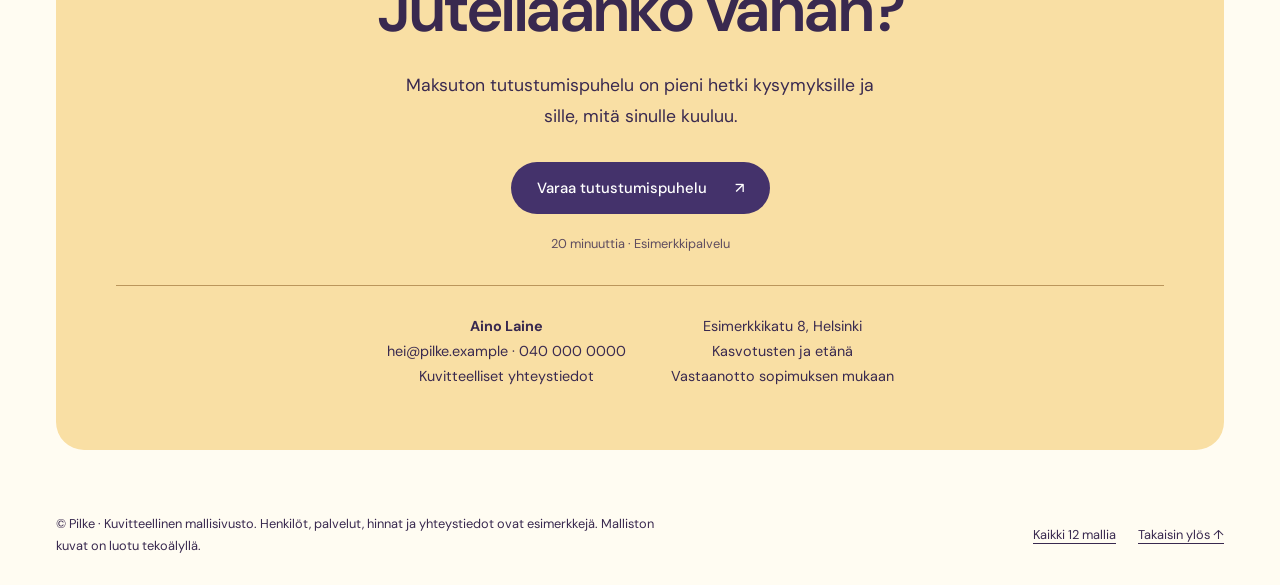
<file: pilke.html>
<!doctype html>
<html lang="fi"><head><meta charset="utf-8"><meta name="viewport" content="width=device-width,initial-scale=1">
<title>Pilke — Kuvitettu ja leikkisä | Malli 10</title><meta name="description" content="Pilke: kuvitettu ja leikkisä lyhytterapian mallisivusto. Kuvitteelliset palvelut ja yhteystiedot."><meta name="robots" content="noindex,nofollow">
<meta name="theme-color" content="#44326b">
<link rel="icon" type="image/svg+xml" href="data:image/svg+xml,%3Csvg xmlns='http://www.w3.org/2000/svg' viewBox='0 0 40 40'%3E%3Crect width='40' height='40' rx='20' fill='%2344326b'/%3E%3Cpath d='M12 21l6 6 11-15' fill='none' stroke='%23fff' stroke-width='3'/%3E%3C/svg%3E">
<link rel="stylesheet" href="assets/style.css?v=3"><link rel="stylesheet" href="assets/directions.css?v=4"><script src="assets/site.js" defer></script></head><body class="pilke">
<a class="skip" href="#sisalto">Siirry sisältöön</a><aside class="demo-bar" aria-label="Malliston navigointi"><div class="demo-home-links"><a href="https://www.tarmola-code.fi">← Tarmola Code</a><a href="index.html">Kaikki mallit</a></div><span class="demo-label">10 / 12 · Pilke · Kuvitteellinen mallisivusto</span><nav class="demo-switch" aria-label="Vaihda mallia"><a href="aino.html" aria-label="Edellinen malli: Aino">← Edellinen</a><a href="selko.html" aria-label="Seuraava malli: Selko">Seuraava →</a></nav></aside><header class="site-head wrap"><a class="brand" href="pilke.html" aria-label="Pilke, etusivu"><span class="brand-mark" aria-hidden="true">✳</span><span><span class="brand-name">Pilke</span><small>LYHYTTERAPIA</small></span></a><button class="menu-button" aria-controls="paavalikko" aria-expanded="false">Valikko</button><nav class="site-nav" id="paavalikko" aria-label="Päävalikko"><a href="#palvelut">Lyhytterapia</a><a href="#minusta">Minusta</a><a href="#hinnasto">Hinnasto</a><a href="#yhteys" class="button">Ota yhteyttä <span aria-hidden="true">↗</span></a></nav></header>
<main id="sisalto">

<section class="pilke-hero wrap"><div><p class="eyebrow">Lyhytterapiaa, ihmiseltä ihmiselle</p><h1>Kaikenlaisille<br><em>mielen mutkille.</em></h1><p class="lead">Joskus ajatukset kulkevat solmussa. Jutellaan, ihmetellään ja etsitään yhdessä hieman väljempää reittiä.</p><a class="button" href="#yhteys">Aloitetaan juttelusta <span aria-hidden="true">↗</span></a></div><img src="assets/pilke-conversation.png" alt="Leikkisä kuvitus kahdesta ihmisestä keskustelemassa nojatuoleissa" width="1536" height="1024" fetchpriority="high"></section>
<div class="wrap pilke-topics"><span>Saa olla keskeneräinen</span><span>Saa kysyä</span><span>Saa tulla omana itsenä</span></div>
<section class="section" id="palvelut"><div class="wrap"><div class="section-intro"><div><p class="eyebrow">Mistä aloitetaan?</p><h2>Pieni pysähdys.<br>Uusia näkökulmia.</h2></div><p>Olipa mielessäsi suuri muutos tai monta pientä asiaa, kaikkea ei tarvitse pohtia yksin.</p></div><div class="services" id="hinnasto"><article class="service"><span class="num">01</span><h3>Yksilölyhytterapia</h3><p>Rauhallinen keskustelu arjen kuormituksesta, muutoksista tai muusta sinulle tärkeästä. Etsimme yhdessä näkökulmia tilanteeseesi.</p><div class="price"><strong>85 €</strong><small>/ 50 min</small></div></article><article class="service"><span class="num">02</span><h3>Lyhytterapia etänä</h3><p>Sama henkilökohtainen kohtaaminen videoyhteydellä. Voit osallistua omasta rauhallisesta paikastasi eri puolilta Suomea.</p><div class="price"><strong>85 €</strong><small>/ 50 min</small></div></article><article class="service"><span class="num">03</span><h3>Tutustumispuhelu</h3><p>Kerro toiveistasi ja kysy työskentelystä. Voit tutustua rauhassa ennen ensimmäisestä tapaamisesta päättämistä.</p><div class="price"><strong>0 €</strong><small>/ 20 min</small></div></article></div><p class="note" style="margin-top:22px">Esimerkkihinnasto. Tapaamisten määrästä sovitaan yhdessä.</p></div></section>
<section class="wrap about-play" id="minusta"><div><p class="large-hello">Moikka!</p><p>Aino Laine<br>Lyhytterapeutti</p><p class="note">Kuvitteellinen terapeutin esittely</p></div><div><p class="eyebrow">Ihminen toisessa tuolissa</p><h2>Vakavasti kuunnellen.<br>Pilkettä unohtamatta.</h2><p>Minulle on tärkeää, että keskustelussa on tilaa koko elämälle: vaikeille asioille, arkisille havainnoille ja välillä naurullekin.</p><p>En odota täydellistä tarinaa. Voimme aloittaa yhdestä ajatuksesta ja katsoa, mihin se johtaa. Sinun kokemuksesi ja toiveesi näyttävät suuntaa.</p></div></section>
<section class="section"><div class="wrap"><p class="eyebrow">Kolme pientä askelta</p><h2>Ei tarvitse hypätä suoraan syvään päähän.</h2><div class="steps"><article class="step"><span>01</span><div><h3>Tutustutaan</h3><p>Maksuttomassa puhelussa voit kertoa toiveistasi ja kysyä, millaista työskentely kanssani olisi.</p></div></article><article class="step"><span>02</span><div><h3>Jäsennetään yhdessä</h3><p>Ensimmäisellä tapaamisella lähdemme liikkeelle siitä, mikä tuntuu sinulle tärkeältä juuri nyt.</p></div></article><article class="step"><span>03</span><div><h3>Sovitaan jatkosta</h3><p>Pohdimme yhdessä seuraavaa askelta. Voimme etsiä arkeen pieniä kokeiluja ja uusia näkökulmia.</p></div></article></div></div></section><section class="section"><div class="wrap faq-layout"><div><p class="eyebrow">Hyvä tietää</p><h2>Hyviä kysymyksiä!</h2><p>Alkuun saa tulla kysymysten kanssa.</p></div><div class="faq-list">
<details><summary>Pitääkö minun tietää, mistä haluan puhua?</summary><p>Ei tarvitse. Voit aloittaa siitä, mikä juuri nyt tuntuu tärkeältä. Sanoja ja keskustelun suuntaa voidaan etsiä yhdessä.</p></details>
<details><summary>Miten ensimmäinen tapaaminen etenee?</summary><p>Aluksi tutustumme ja käymme läpi työskentelyn käytännöt. Saat kertoa tilanteestasi ja toiveistasi sen verran kuin haluat. Lopuksi pohdimme yhdessä seuraavaa askelta.</p></details>
<details><summary>Voinko osallistua etänä?</summary><p>Kyllä. Tämän esimerkkipalvelun tapaamiset voidaan järjestää myös videoyhteydellä. Tarvitset rauhallisen tilan, verkkoyhteyden ja laitteen, jossa on kamera ja mikrofoni.</p></details>
<details><summary>Onko lyhytterapia sama asia kuin psykoterapia?</summary><p>Tässä mallissa esiteltävä lyhytterapia on keskustelutukea, eikä sitä tarjota psykoterapiana. Lopulliselle sivulle kuvataan palveluntarjoajan todellinen koulutus, osaaminen ja palvelun rajat.</p></details>
</div></div></section>
<section class="contact wrap" id="yhteys"><p class="eyebrow">Tässä voisi olla alku</p><h2>Jutellaanko vähän?</h2><p class="lead">Maksuton tutustumispuhelu on pieni hetki kysymyksille ja sille, mitä sinulle kuuluu.</p><button class="button" data-dialog>Varaa tutustumispuhelu <span aria-hidden="true">↗</span></button><p class="note">20 minuuttia · Esimerkkipalvelu</p><div class="contact-lines"><p><strong>Aino Laine</strong><br>hei@pilke.example · 040 000 0000<br>Kuvitteelliset yhteystiedot</p><p>Esimerkkikatu 8, Helsinki<br>Kasvotusten ja etänä<br>Vastaanotto sopimuksen mukaan</p></div></section>
</main>
<footer class="site-footer wrap"><p>© Pilke · Kuvitteellinen mallisivusto. Henkilöt, palvelut, hinnat ja yhteystiedot ovat esimerkkejä. Malliston kuvat on luotu tekoälyllä.</p><nav class="footer-links" aria-label="Alatunniste"><a href="index.html">Kaikki 12 mallia</a><a href="#sisalto">Takaisin ylös ↑</a></nav></footer>
<dialog class="demo-dialog" aria-labelledby="dialog-title"><button class="close-dialog" data-close aria-label="Sulje ajanvarauksen esikatselu">×</button><p class="eyebrow">Ajanvarauksen esikatselu</p><h2 id="dialog-title">Ensimmäinen pieni askel.</h2><p>Valmiilla sivustolla tästä siirryttäisiin ajanvaraukseen. Tässä mallissa voit tutustua esimerkkipalveluun.</p><dl><dt>Maksuton tutustumispuhelu</dt><dd>20 minuuttia · Puhelimitse tai videoyhteydellä</dd><dt>Mistä juttelemme?</dt><dd>Toiveistasi, työskentelytavastani ja siitä, voisiko lyhytterapia sopia tilanteeseesi.</dd></dl><p class="note">Tämä on esittely. Aikaa ei varata eikä henkilötietoja kerätä.</p><button class="button" data-close>Takaisin mallisivulle</button></dialog></body></html>
</file>
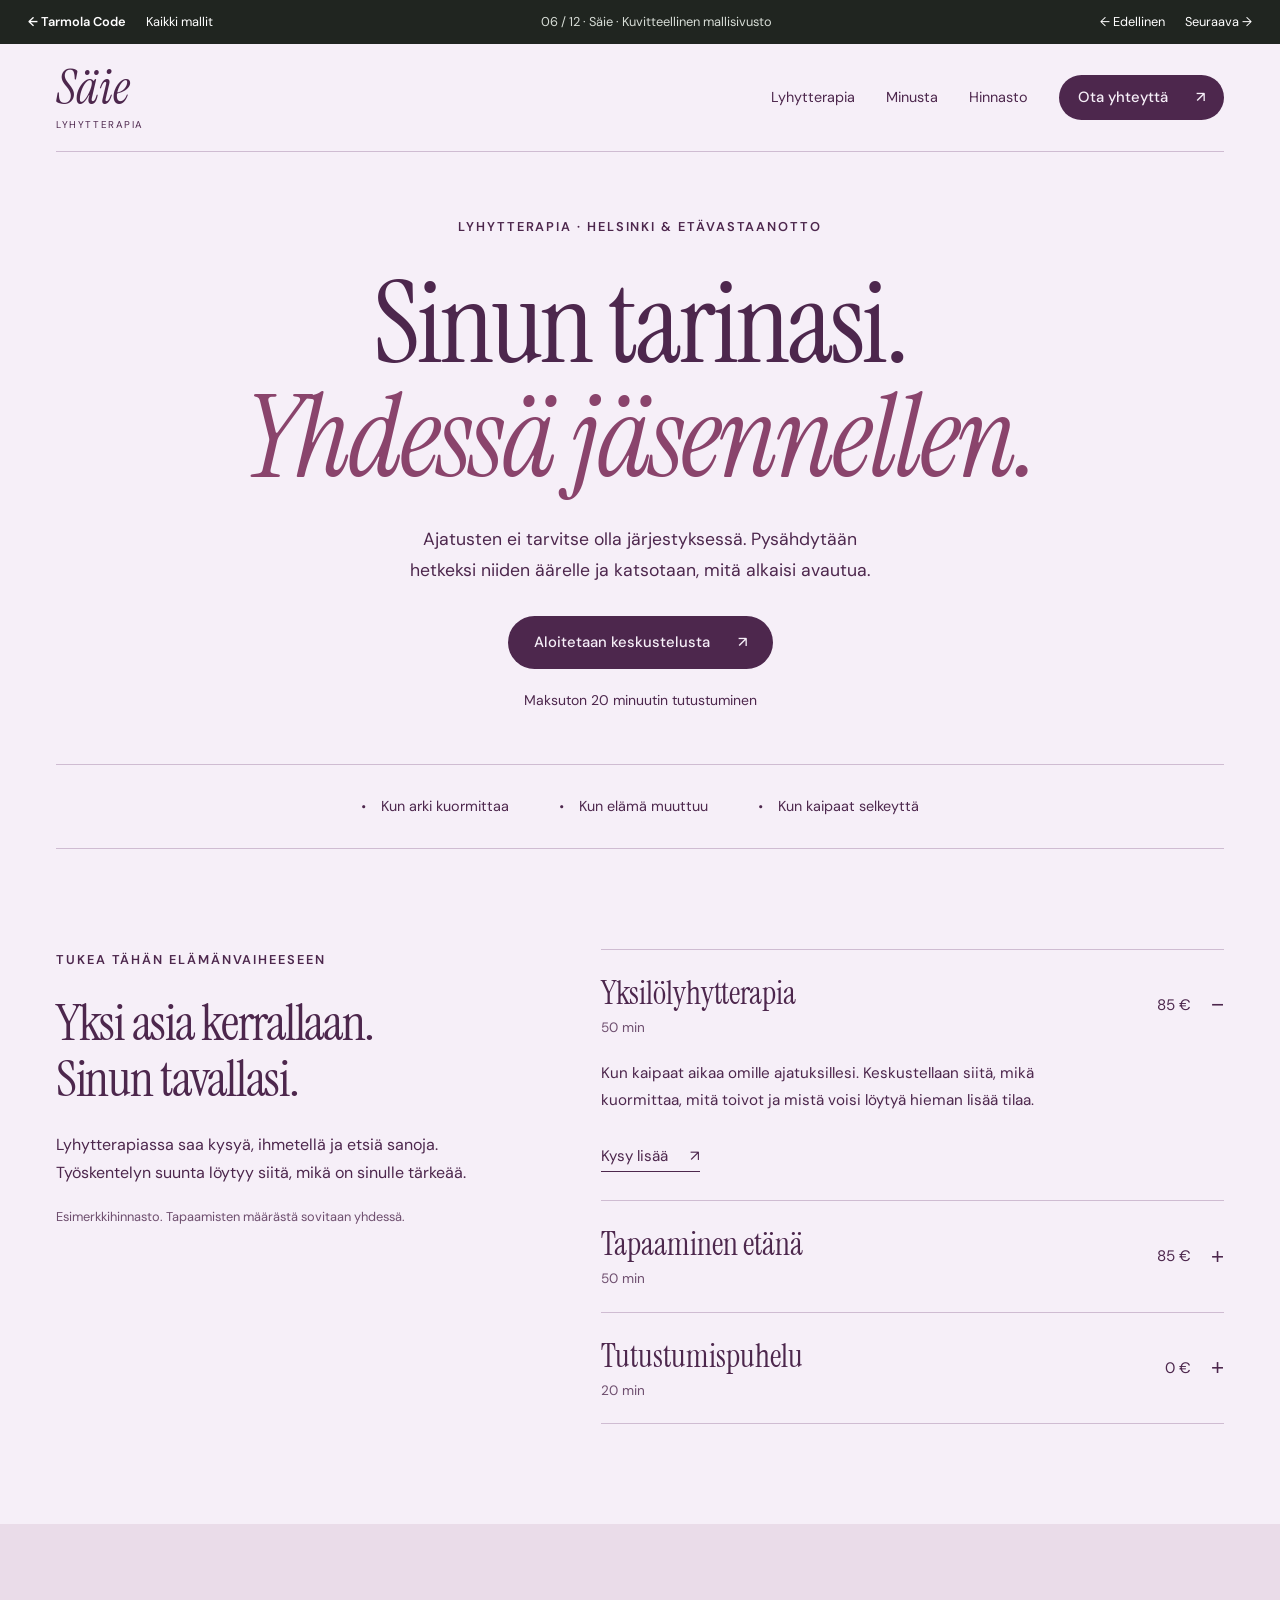
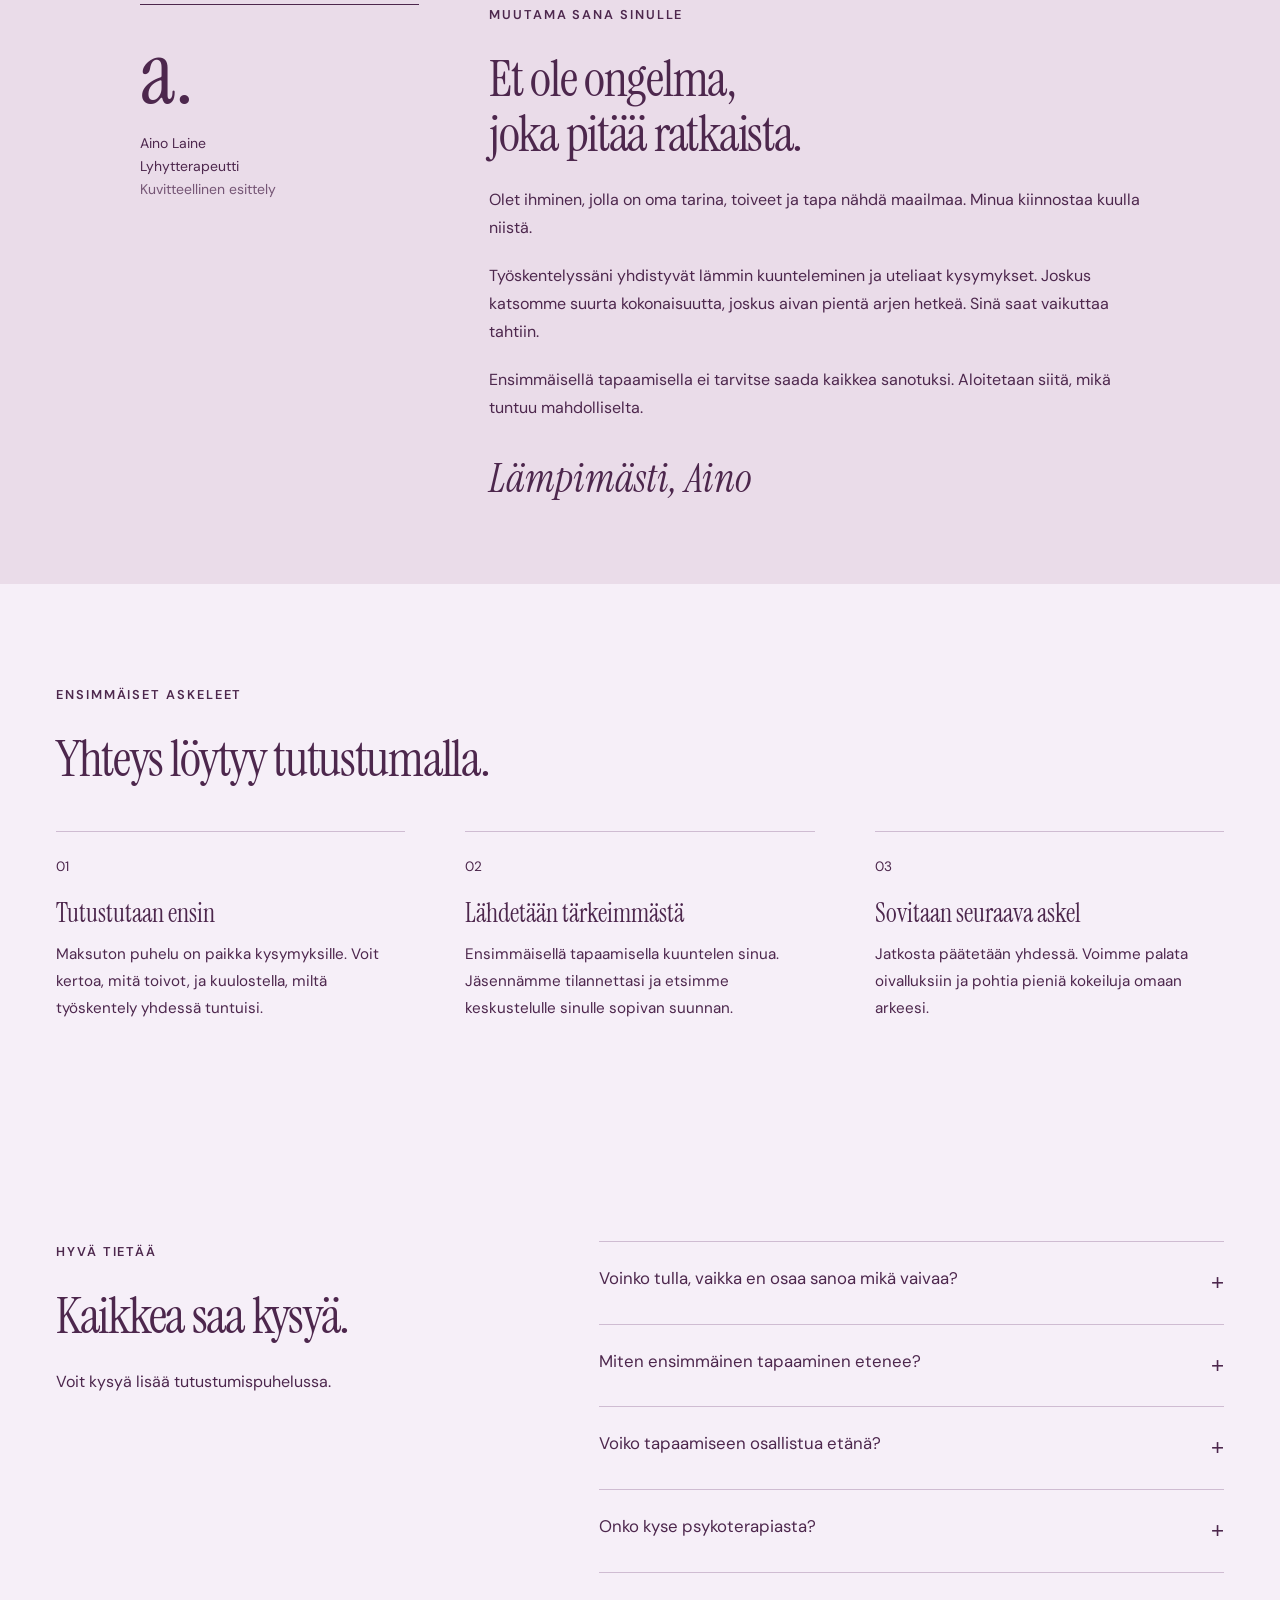
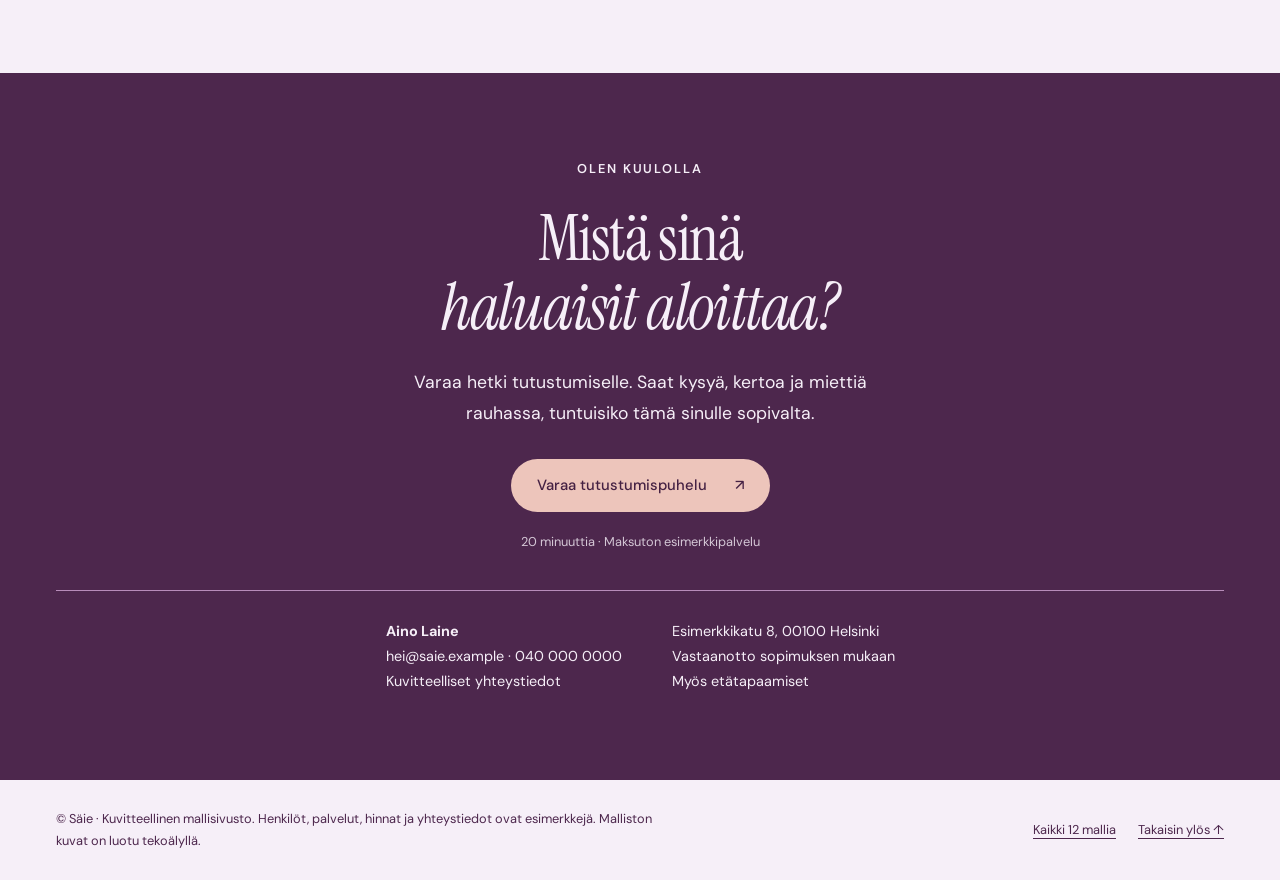
<file: saie.html>
<!doctype html>
<html lang="fi"><head><meta charset="utf-8"><meta name="viewport" content="width=device-width,initial-scale=1">
<title>Säie — Pehmeä ja puhutteleva | Malli 06</title><meta name="description" content="Säie: pehmeä ja puhutteleva lyhytterapian mallisivusto. Kuvitteelliset palvelut ja yhteystiedot."><meta name="robots" content="noindex,nofollow">
<meta name="theme-color" content="#4d274d">
<link rel="icon" type="image/svg+xml" href="data:image/svg+xml,%3Csvg xmlns='http://www.w3.org/2000/svg' viewBox='0 0 40 40'%3E%3Crect width='40' height='40' rx='20' fill='%234d274d'/%3E%3Cpath d='M12 21l6 6 11-15' fill='none' stroke='%23fff' stroke-width='3'/%3E%3C/svg%3E">
<link rel="stylesheet" href="assets/style.css?v=3"><link rel="stylesheet" href="assets/additions.css?v=1"><script src="assets/site.js" defer></script></head><body class="saie">
<a class="skip" href="#sisalto">Siirry sisältöön</a><aside class="demo-bar" aria-label="Malliston navigointi"><div class="demo-home-links"><a href="https://www.tarmola-code.fi">← Tarmola Code</a><a href="index.html">Kaikki mallit</a></div><span class="demo-label">06 / 12 · Säie · Kuvitteellinen mallisivusto</span><nav class="demo-switch" aria-label="Vaihda mallia"><a href="avara.html" aria-label="Edellinen malli: Avara">← Edellinen</a><a href="luoto.html" aria-label="Seuraava malli: Luoto">Seuraava →</a></nav></aside><header class="site-head wrap"><a class="brand" href="saie.html" aria-label="Säie, etusivu"><span><span class="brand-name">Säie</span><small>LYHYTTERAPIA</small></span></a><button class="menu-button" aria-controls="paavalikko" aria-expanded="false">Valikko</button><nav class="site-nav" id="paavalikko" aria-label="Päävalikko"><a href="#palvelut">Lyhytterapia</a><a href="#minusta">Minusta</a><a href="#hinnasto">Hinnasto</a><a href="#yhteys" class="button">Ota yhteyttä <span aria-hidden="true">↗</span></a></nav></header>
<main id="sisalto">

<section class="saie-hero wrap"><p class="eyebrow">Lyhytterapia · Helsinki & etävastaanotto</p><h1>Sinun tarinasi.<br><em>Yhdessä jäsennellen.</em></h1><p class="lead">Ajatusten ei tarvitse olla järjestyksessä. Pysähdytään hetkeksi niiden äärelle ja katsotaan, mitä alkaisi avautua.</p><div class="actions"><a class="button" href="#yhteys">Aloitetaan keskustelusta <span aria-hidden="true">↗</span></a></div><p class="small">Maksuton 20 minuutin tutustuminen</p></section>
<div class="wrap saie-topics"><span>Kun arki kuormittaa</span><span>Kun elämä muuttuu</span><span>Kun kaipaat selkeyttä</span></div>
<section class="section" id="palvelut"><div class="wrap service-layout"><div><p class="eyebrow">Tukea tähän elämänvaiheeseen</p><h2>Yksi asia kerrallaan.<br>Sinun tavallasi.</h2><p class="lead">Lyhytterapiassa saa kysyä, ihmetellä ja etsiä sanoja. Työskentelyn suunta löytyy siitä, mikä on sinulle tärkeää.</p><p class="note">Esimerkkihinnasto. Tapaamisten määrästä sovitaan yhdessä.</p></div><div class="service-accordion" id="hinnasto"><details open><summary><span class="service-title">Yksilölyhytterapia<span class="service-duration">50 min</span></span><span class="service-price">85 €</span></summary><p>Kun kaipaat aikaa omille ajatuksillesi. Keskustellaan siitä, mikä kuormittaa, mitä toivot ja mistä voisi löytyä hieman lisää tilaa.</p><a href="#yhteys" class="text-link">Kysy lisää <span aria-hidden="true">↗</span></a></details><details><summary><span class="service-title">Tapaaminen etänä<span class="service-duration">50 min</span></span><span class="service-price">85 €</span></summary><p>Sama rauhallinen kohtaaminen omassa tutussa paikassasi. Videotapaaminen sopii myös silloin, kun välimatkaa on enemmän.</p><a href="#yhteys" class="text-link">Kysy lisää <span aria-hidden="true">↗</span></a></details><details><summary><span class="service-title">Tutustumispuhelu<span class="service-duration">20 min</span></span><span class="service-price">0 €</span></summary><p>Pieni hetki kysymyksille ja tutustumiselle. Mietitään yhdessä, voisiko tämä olla sinulle sopiva tapa aloittaa.</p><a href="#yhteys" class="text-link">Kysy lisää <span aria-hidden="true">↗</span></a></details></div></div></section>
<section class="letter-section" id="minusta"><div class="wrap"><div class="letter"><aside class="letter-side"><div class="monogram" aria-hidden="true">a.</div><p class="small">Aino Laine<br>Lyhytterapeutti<br><span class="muted">Kuvitteellinen esittely</span></p></aside><div class="letter-copy"><p class="eyebrow">Muutama sana sinulle</p><h2>Et ole ongelma,<br>joka pitää ratkaista.</h2><p>Olet ihminen, jolla on oma tarina, toiveet ja tapa nähdä maailmaa. Minua kiinnostaa kuulla niistä.</p><p>Työskentelyssäni yhdistyvät lämmin kuunteleminen ja uteliaat kysymykset. Joskus katsomme suurta kokonaisuutta, joskus aivan pientä arjen hetkeä. Sinä saat vaikuttaa tahtiin.</p><p>Ensimmäisellä tapaamisella ei tarvitse saada kaikkea sanotuksi. Aloitetaan siitä, mikä tuntuu mahdolliselta.</p><p class="signature">Lämpimästi, Aino</p></div></div></div></section>
<section class="section"><div class="wrap"><p class="eyebrow">Ensimmäiset askeleet</p><h2>Yhteys löytyy tutustumalla.</h2><div class="steps"><article class="step"><span>01</span><div><h3>Tutustutaan ensin</h3><p>Maksuton puhelu on paikka kysymyksille. Voit kertoa, mitä toivot, ja kuulostella, miltä työskentely yhdessä tuntuisi.</p></div></article><article class="step"><span>02</span><div><h3>Lähdetään tärkeimmästä</h3><p>Ensimmäisellä tapaamisella kuuntelen sinua. Jäsennämme tilannettasi ja etsimme keskustelulle sinulle sopivan suunnan.</p></div></article><article class="step"><span>03</span><div><h3>Sovitaan seuraava askel</h3><p>Jatkosta päätetään yhdessä. Voimme palata oivalluksiin ja pohtia pieniä kokeiluja omaan arkeesi.</p></div></article></div></div></section><section class="section "><div class="wrap faq-layout"><div><p class="eyebrow">Hyvä tietää</p><h2>Kaikkea saa kysyä.</h2><p>Voit kysyä lisää tutustumispuhelussa.</p></div><div class="faq-list">
<details><summary>Voinko tulla, vaikka en osaa sanoa mikä vaivaa?</summary><p>Voit. Keskustelun ei tarvitse alkaa valmiista kysymyksestä. Voimme lähteä liikkeelle siitä, miltä arki tuntuu juuri nyt, ja etsiä sanoja yhdessä.</p></details>
<details><summary>Miten ensimmäinen tapaaminen etenee?</summary><p>Tutustumme ja käymme läpi työskentelyn käytännöt. Saat kertoa tilanteestasi omaan tahtiisi. Mietimme yhdessä, millaisia toiveita sinulla on ja miten haluat jatkaa.</p></details>
<details><summary>Voiko tapaamiseen osallistua etänä?</summary><p>Kyllä. Tämän esimerkkipalvelun tapaamiset onnistuvat videoyhteydellä. Tarvitset rauhallisen paikan, verkkoyhteyden sekä laitteen, jossa on kamera ja mikrofoni.</p></details>
<details><summary>Onko kyse psykoterapiasta?</summary><p>Tässä mallissa esiteltävä lyhytterapia on keskustelutukea, eikä sitä tarjota psykoterapiana. Lopulliseen sivustoon lisätään palveluntarjoajan todellinen koulutus, osaaminen ja palvelun rajat.</p></details>
</div></div></section>
<section class="contact" id="yhteys"><div class="wrap"><p class="eyebrow">Olen kuulolla</p><h2>Mistä sinä<br><em>haluaisit aloittaa?</em></h2><p class="lead">Varaa hetki tutustumiselle. Saat kysyä, kertoa ja miettiä rauhassa, tuntuisiko tämä sinulle sopivalta.</p><button class="button" data-dialog>Varaa tutustumispuhelu <span aria-hidden="true">↗</span></button><p class="note">20 minuuttia · Maksuton esimerkkipalvelu</p><div class="contact-address"><p><strong>Aino Laine</strong><br>hei@saie.example · 040 000 0000<br>Kuvitteelliset yhteystiedot</p><p>Esimerkkikatu 8, 00100 Helsinki<br>Vastaanotto sopimuksen mukaan<br>Myös etätapaamiset</p></div></div></section>
</main>
<footer class="site-footer wrap"><p>© Säie · Kuvitteellinen mallisivusto. Henkilöt, palvelut, hinnat ja yhteystiedot ovat esimerkkejä. Malliston kuvat on luotu tekoälyllä.</p><nav class="footer-links" aria-label="Alatunniste"><a href="index.html">Kaikki 12 mallia</a><a href="#sisalto">Takaisin ylös ↑</a></nav></footer>
<dialog class="demo-dialog" aria-labelledby="dialog-title"><button class="close-dialog" data-close aria-label="Sulje ajanvarauksen esikatselu">×</button><p class="eyebrow">Ajanvarauksen esikatselu</p><h2 id="dialog-title">Ensimmäinen pieni askel.</h2><p>Valmiilla sivustolla tästä siirryttäisiin ajanvaraukseen. Tässä mallissa voit tutustua esimerkkipalveluun.</p><dl><dt>Maksuton tutustumispuhelu</dt><dd>20 minuuttia · Puhelimitse tai videoyhteydellä</dd><dt>Mistä juttelemme?</dt><dd>Toiveistasi, työskentelytavastani ja siitä, voisiko lyhytterapia sopia tilanteeseesi.</dd></dl><p class="note">Tämä on esittely. Aikaa ei varata eikä henkilötietoja kerätä.</p><button class="button" data-close>Takaisin mallisivulle</button></dialog></body></html>
</file>
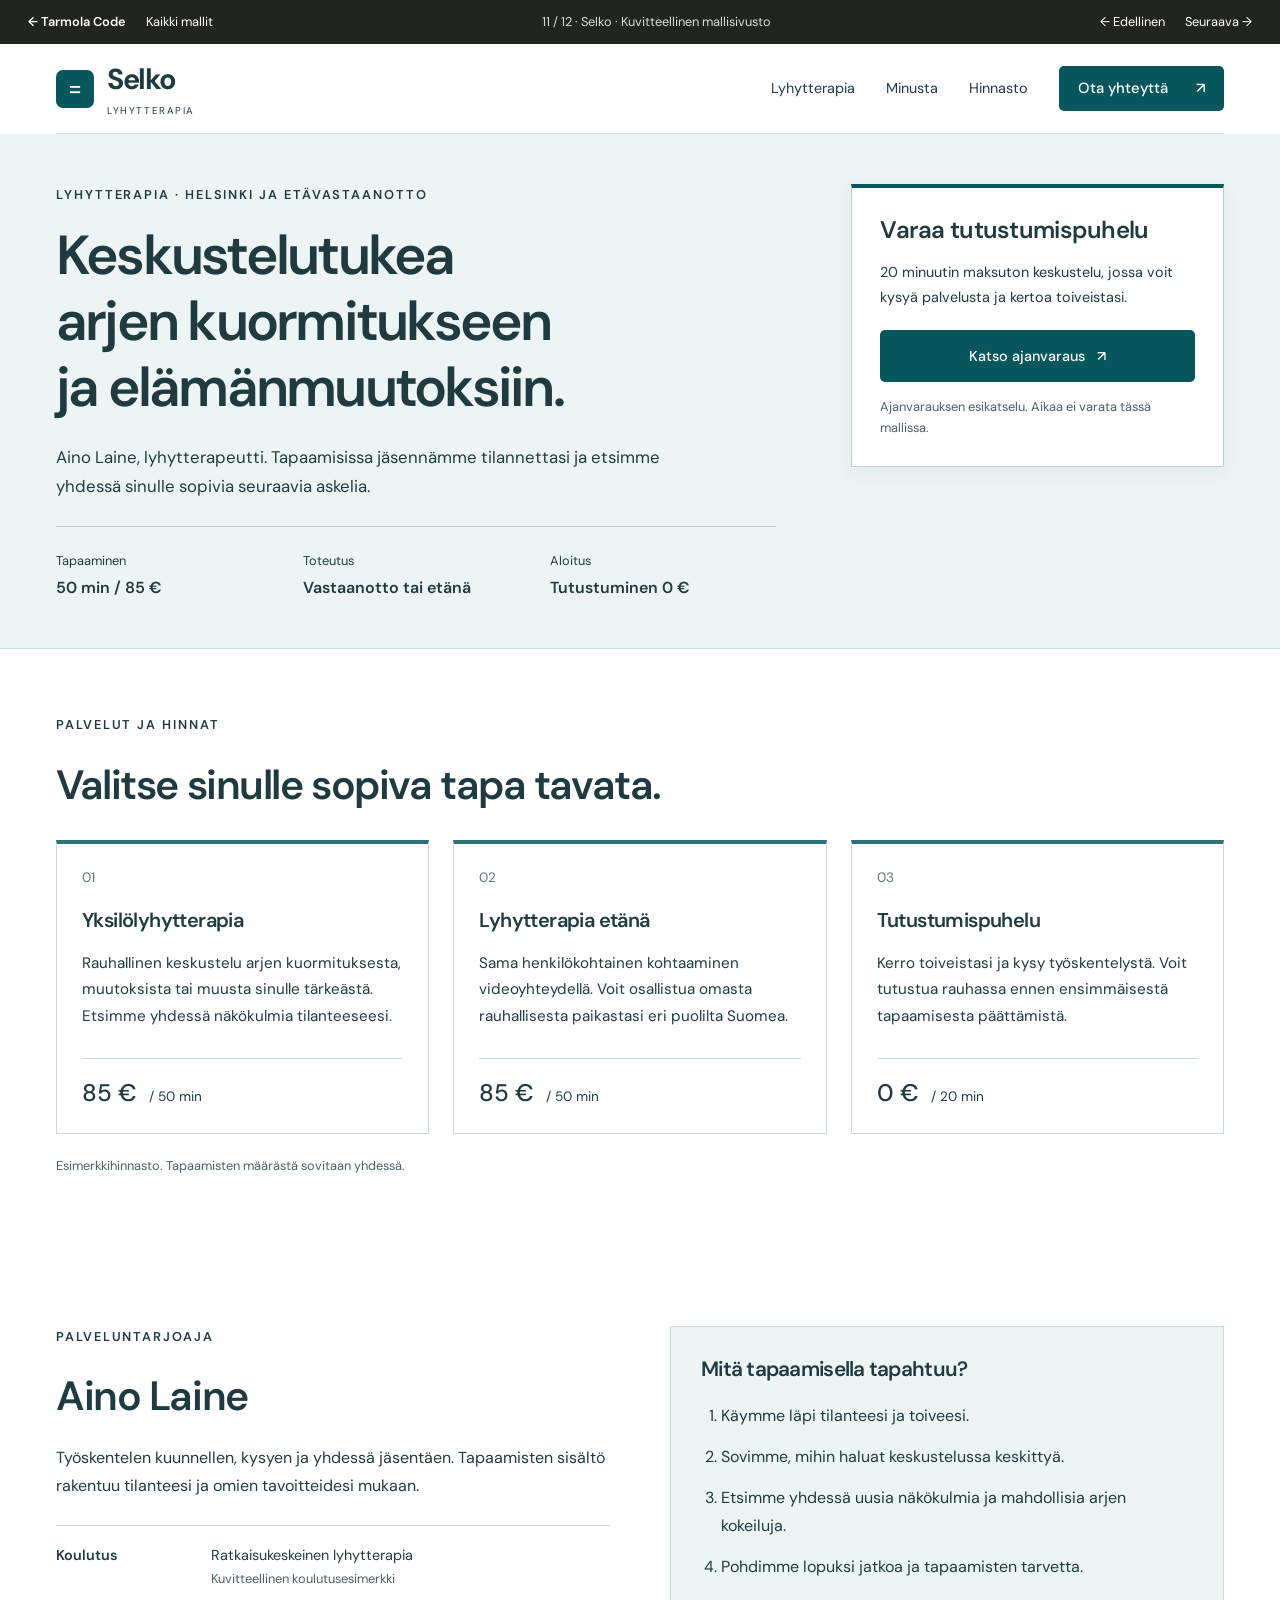
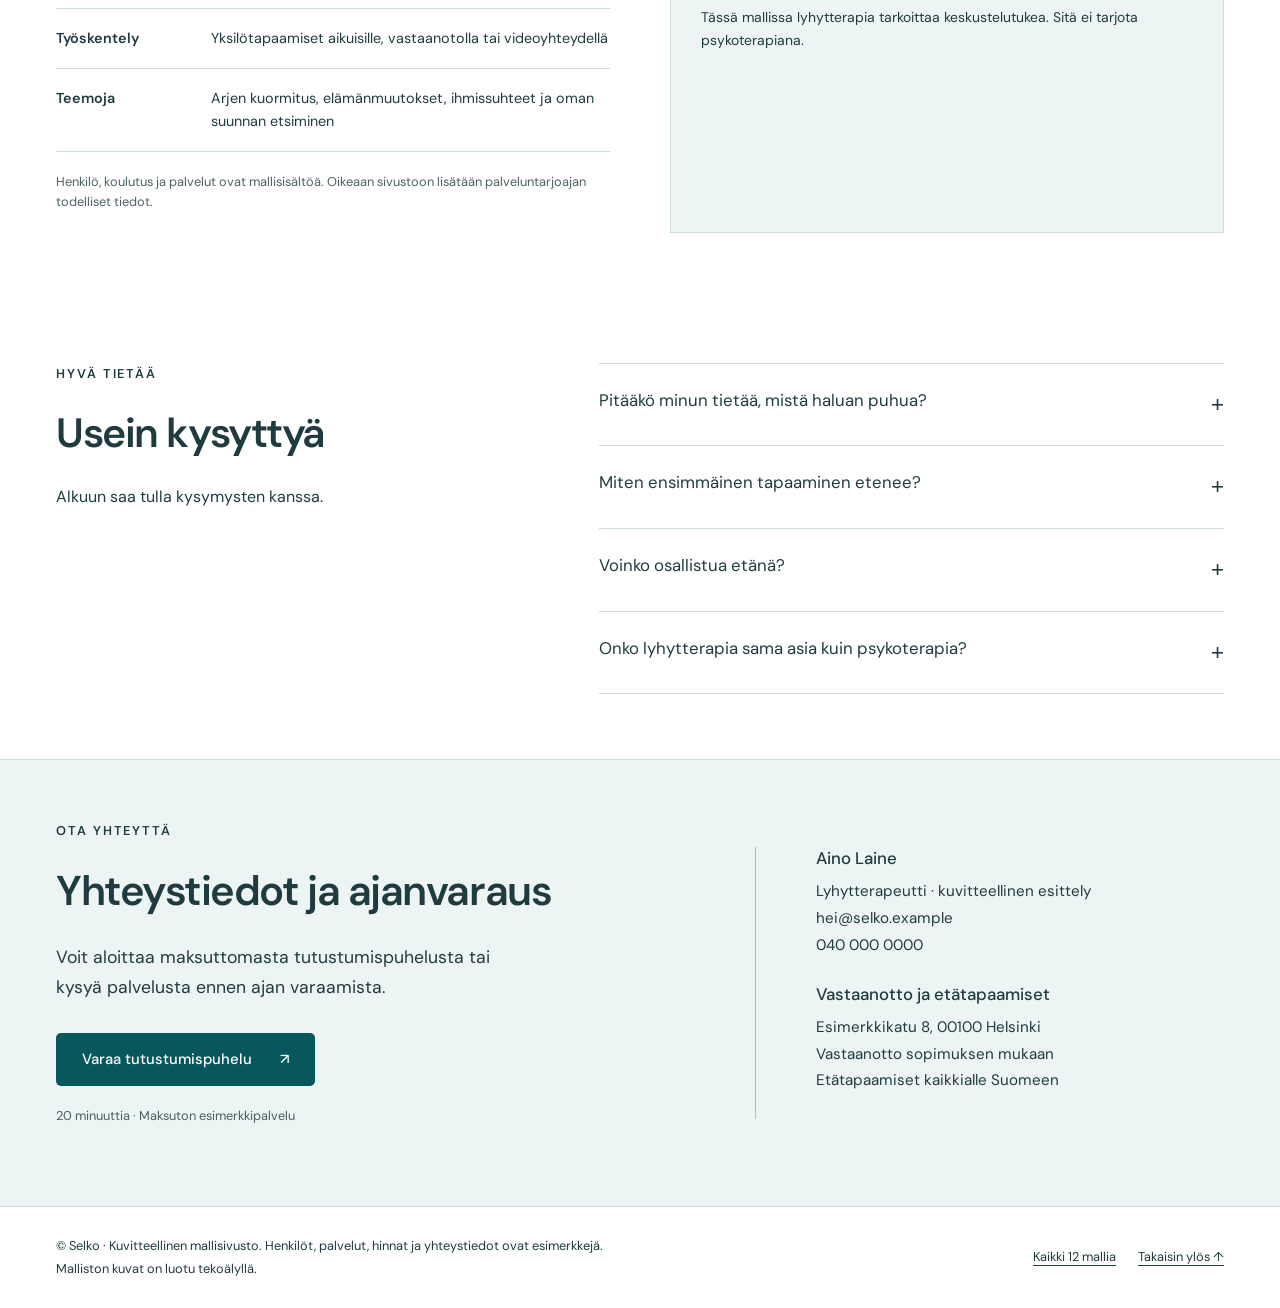
<file: selko.html>
<!doctype html>
<html lang="fi"><head><meta charset="utf-8"><meta name="viewport" content="width=device-width,initial-scale=1">
<title>Selko — Selkeä asiantuntijasivu | Malli 11</title><meta name="description" content="Selko: selkeä asiantuntijasivu lyhytterapian mallisivusto. Kuvitteelliset palvelut ja yhteystiedot."><meta name="robots" content="noindex,nofollow">
<meta name="theme-color" content="#07575c">
<link rel="icon" type="image/svg+xml" href="data:image/svg+xml,%3Csvg xmlns='http://www.w3.org/2000/svg' viewBox='0 0 40 40'%3E%3Crect width='40' height='40' rx='20' fill='%2307575c'/%3E%3Cpath d='M12 21l6 6 11-15' fill='none' stroke='%23fff' stroke-width='3'/%3E%3C/svg%3E">
<link rel="stylesheet" href="assets/style.css?v=3"><link rel="stylesheet" href="assets/directions.css?v=4"><script src="assets/site.js" defer></script></head><body class="selko">
<a class="skip" href="#sisalto">Siirry sisältöön</a><aside class="demo-bar" aria-label="Malliston navigointi"><div class="demo-home-links"><a href="https://www.tarmola-code.fi">← Tarmola Code</a><a href="index.html">Kaikki mallit</a></div><span class="demo-label">11 / 12 · Selko · Kuvitteellinen mallisivusto</span><nav class="demo-switch" aria-label="Vaihda mallia"><a href="pilke.html" aria-label="Edellinen malli: Pilke">← Edellinen</a><a href="muistio.html" aria-label="Seuraava malli: Muistio">Seuraava →</a></nav></aside><header class="site-head wrap"><a class="brand" href="selko.html" aria-label="Selko, etusivu"><span class="brand-mark" aria-hidden="true">=</span><span><span class="brand-name">Selko</span><small>LYHYTTERAPIA</small></span></a><button class="menu-button" aria-controls="paavalikko" aria-expanded="false">Valikko</button><nav class="site-nav" id="paavalikko" aria-label="Päävalikko"><a href="#palvelut">Lyhytterapia</a><a href="#minusta">Minusta</a><a href="#hinnasto">Hinnasto</a><a href="#yhteys" class="button">Ota yhteyttä <span aria-hidden="true">↗</span></a></nav></header>
<main id="sisalto">

<section class="selko-intro"><div class="wrap"><div><p class="eyebrow">Lyhytterapia · Helsinki ja etävastaanotto</p><h1>Keskustelutukea<br>arjen kuormitukseen<br>ja elämänmuutoksiin.</h1><p class="lead">Aino Laine, lyhytterapeutti. Tapaamisissa jäsennämme tilannettasi ja etsimme yhdessä sinulle sopivia seuraavia askelia.</p><dl class="quick-facts"><div><dt>Tapaaminen</dt><dd>50 min / 85 €</dd></div><div><dt>Toteutus</dt><dd>Vastaanotto tai etänä</dd></div><div><dt>Aloitus</dt><dd>Tutustuminen 0 €</dd></div></dl></div><aside class="booking-box"><h2>Varaa tutustumispuhelu</h2><p>20 minuutin maksuton keskustelu, jossa voit kysyä palvelusta ja kertoa toiveistasi.</p><button class="button" data-dialog>Katso ajanvaraus <span aria-hidden="true">↗</span></button><p class="note">Ajanvarauksen esikatselu. Aikaa ei varata tässä mallissa.</p></aside></div></section>
<section class="section" id="palvelut"><div class="wrap"><div class="section-intro"><div><p class="eyebrow">Palvelut ja hinnat</p><h2>Valitse sinulle sopiva tapa tavata.</h2></div></div><div class="services" id="hinnasto"><article class="service"><span class="num">01</span><h3>Yksilölyhytterapia</h3><p>Rauhallinen keskustelu arjen kuormituksesta, muutoksista tai muusta sinulle tärkeästä. Etsimme yhdessä näkökulmia tilanteeseesi.</p><div class="price"><strong>85 €</strong><small>/ 50 min</small></div></article><article class="service"><span class="num">02</span><h3>Lyhytterapia etänä</h3><p>Sama henkilökohtainen kohtaaminen videoyhteydellä. Voit osallistua omasta rauhallisesta paikastasi eri puolilta Suomea.</p><div class="price"><strong>85 €</strong><small>/ 50 min</small></div></article><article class="service"><span class="num">03</span><h3>Tutustumispuhelu</h3><p>Kerro toiveistasi ja kysy työskentelystä. Voit tutustua rauhassa ennen ensimmäisestä tapaamisesta päättämistä.</p><div class="price"><strong>0 €</strong><small>/ 20 min</small></div></article></div><p class="note" style="margin-top:22px">Esimerkkihinnasto. Tapaamisten määrästä sovitaan yhdessä.</p></div></section>
<section class="section" id="minusta"><div class="wrap info-grid"><div><p class="eyebrow">Palveluntarjoaja</p><h2>Aino Laine</h2><p>Työskentelen kuunnellen, kysyen ja yhdessä jäsentäen. Tapaamisten sisältö rakentuu tilanteesi ja omien tavoitteidesi mukaan.</p><dl class="credentials"><div><dt>Koulutus</dt><dd>Ratkaisukeskeinen lyhytterapia<br><span class="note">Kuvitteellinen koulutusesimerkki</span></dd></div><div><dt>Työskentely</dt><dd>Yksilötapaamiset aikuisille, vastaanotolla tai videoyhteydellä</dd></div><div><dt>Teemoja</dt><dd>Arjen kuormitus, elämänmuutokset, ihmissuhteet ja oman suunnan etsiminen</dd></div></dl><p class="note" style="margin-top:20px">Henkilö, koulutus ja palvelut ovat mallisisältöä. Oikeaan sivustoon lisätään palveluntarjoajan todelliset tiedot.</p></div><aside class="info-panel"><h3>Mitä tapaamisella tapahtuu?</h3><ol class="plain-list"><li>Käymme läpi tilanteesi ja toiveesi.</li><li>Sovimme, mihin haluat keskustelussa keskittyä.</li><li>Etsimme yhdessä uusia näkökulmia ja mahdollisia arjen kokeiluja.</li><li>Pohdimme lopuksi jatkoa ja tapaamisten tarvetta.</li></ol><p class="small" style="margin-top:25px">Tässä mallissa lyhytterapia tarkoittaa keskustelutukea. Sitä ei tarjota psykoterapiana.</p></aside></div></section>
<section class="section"><div class="wrap faq-layout"><div><p class="eyebrow">Hyvä tietää</p><h2>Usein kysyttyä</h2><p>Alkuun saa tulla kysymysten kanssa.</p></div><div class="faq-list">
<details><summary>Pitääkö minun tietää, mistä haluan puhua?</summary><p>Ei tarvitse. Voit aloittaa siitä, mikä juuri nyt tuntuu tärkeältä. Sanoja ja keskustelun suuntaa voidaan etsiä yhdessä.</p></details>
<details><summary>Miten ensimmäinen tapaaminen etenee?</summary><p>Aluksi tutustumme ja käymme läpi työskentelyn käytännöt. Saat kertoa tilanteestasi ja toiveistasi sen verran kuin haluat. Lopuksi pohdimme yhdessä seuraavaa askelta.</p></details>
<details><summary>Voinko osallistua etänä?</summary><p>Kyllä. Tämän esimerkkipalvelun tapaamiset voidaan järjestää myös videoyhteydellä. Tarvitset rauhallisen tilan, verkkoyhteyden ja laitteen, jossa on kamera ja mikrofoni.</p></details>
<details><summary>Onko lyhytterapia sama asia kuin psykoterapia?</summary><p>Tässä mallissa esiteltävä lyhytterapia on keskustelutukea, eikä sitä tarjota psykoterapiana. Lopulliselle sivulle kuvataan palveluntarjoajan todellinen koulutus, osaaminen ja palvelun rajat.</p></details>
</div></div></section><section class="contact" id="yhteys"><div class="wrap contact-grid"><div><p class="eyebrow">Ota yhteyttä</p><h2>Yhteystiedot ja ajanvaraus</h2><p class="lead">Voit aloittaa maksuttomasta tutustumispuhelusta tai kysyä palvelusta ennen ajan varaamista.</p><button class="button" data-dialog>Varaa tutustumispuhelu <span aria-hidden="true">↗</span></button><p class="note">20 minuuttia · Maksuton esimerkkipalvelu</p></div><div class="contact-info"><div><strong>Aino Laine</strong><p>Lyhytterapeutti · kuvitteellinen esittely<br>hei@selko.example<br>040 000 0000</p></div><div><strong>Vastaanotto ja etätapaamiset</strong><p>Esimerkkikatu 8, 00100 Helsinki<br>Vastaanotto sopimuksen mukaan<br>Etätapaamiset kaikkialle Suomeen</p></div></div></div></section></main>
<footer class="site-footer wrap"><p>© Selko · Kuvitteellinen mallisivusto. Henkilöt, palvelut, hinnat ja yhteystiedot ovat esimerkkejä. Malliston kuvat on luotu tekoälyllä.</p><nav class="footer-links" aria-label="Alatunniste"><a href="index.html">Kaikki 12 mallia</a><a href="#sisalto">Takaisin ylös ↑</a></nav></footer>
<dialog class="demo-dialog" aria-labelledby="dialog-title"><button class="close-dialog" data-close aria-label="Sulje ajanvarauksen esikatselu">×</button><p class="eyebrow">Ajanvarauksen esikatselu</p><h2 id="dialog-title">Ensimmäinen pieni askel.</h2><p>Valmiilla sivustolla tästä siirryttäisiin ajanvaraukseen. Tässä mallissa voit tutustua esimerkkipalveluun.</p><dl><dt>Maksuton tutustumispuhelu</dt><dd>20 minuuttia · Puhelimitse tai videoyhteydellä</dd><dt>Mistä juttelemme?</dt><dd>Toiveistasi, työskentelytavastani ja siitä, voisiko lyhytterapia sopia tilanteeseesi.</dd></dl><p class="note">Tämä on esittely. Aikaa ei varata eikä henkilötietoja kerätä.</p><button class="button" data-close>Takaisin mallisivulle</button></dialog></body></html>
</file>
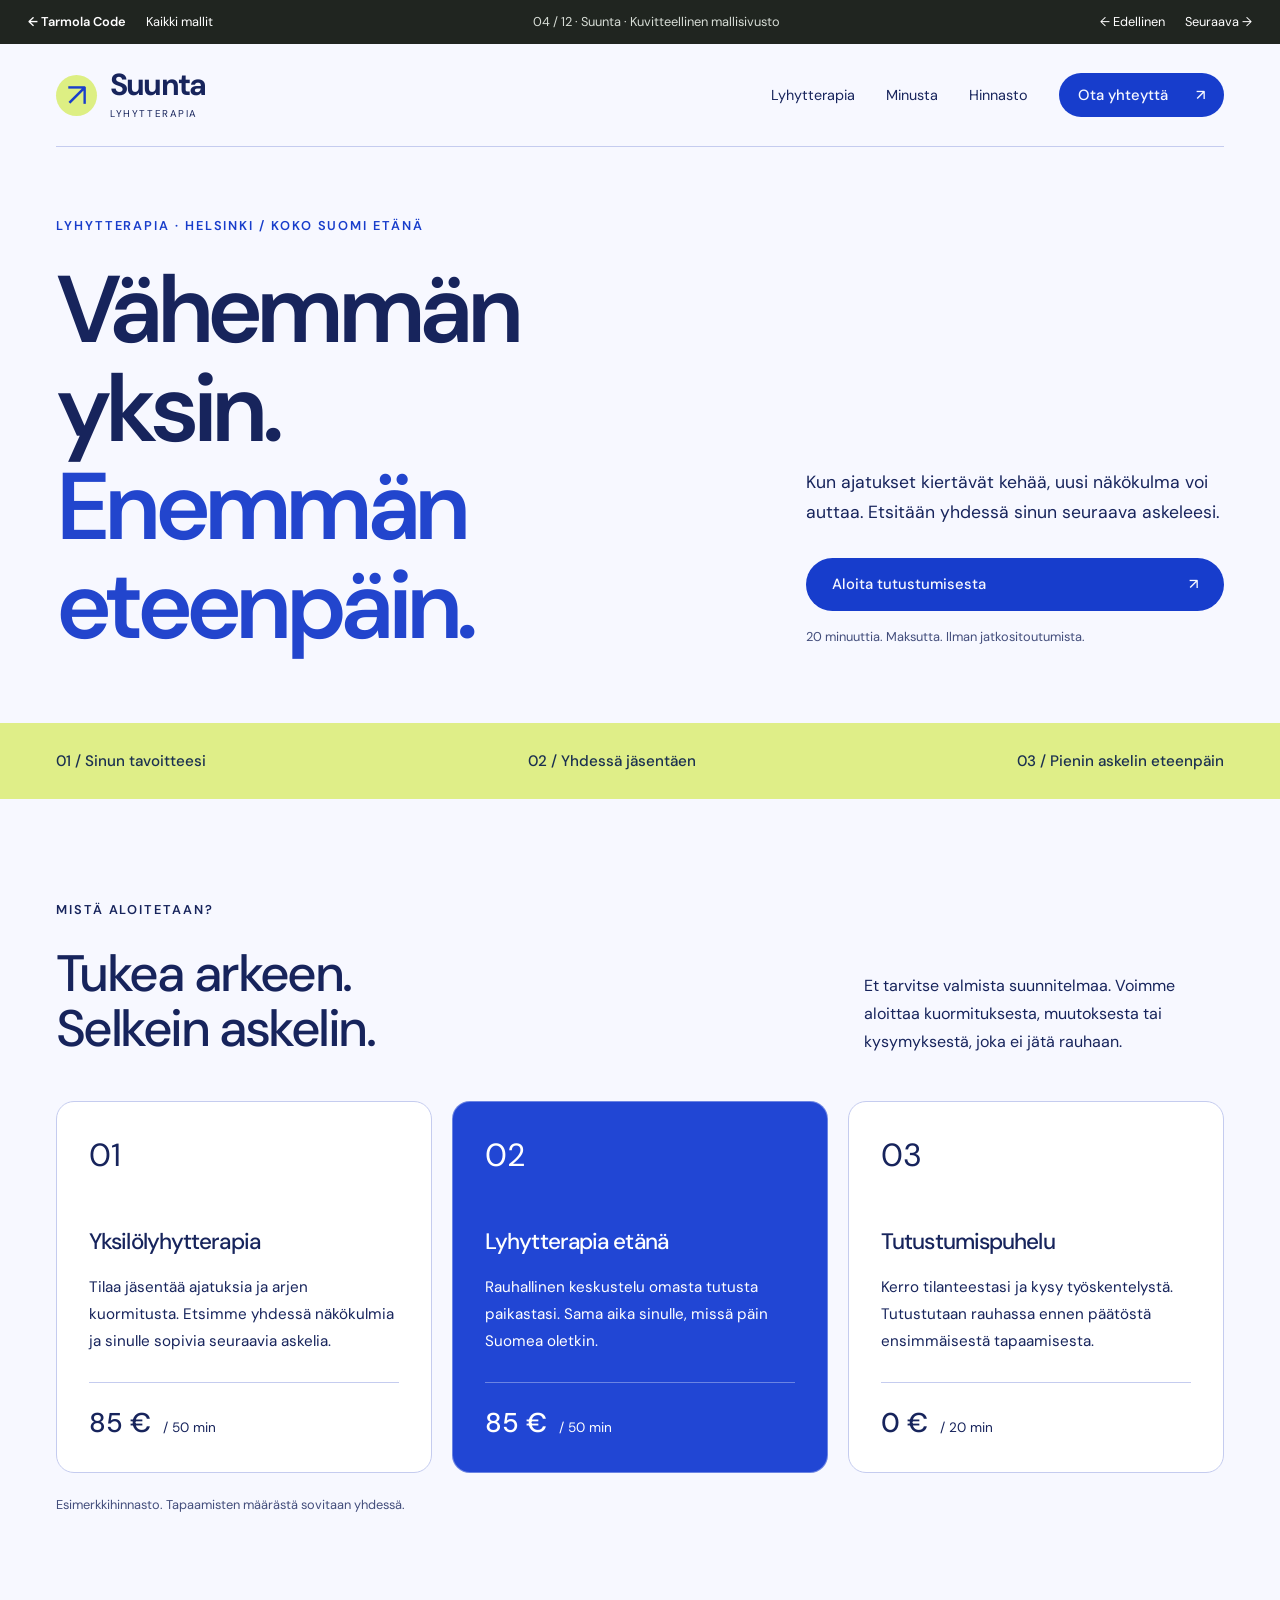
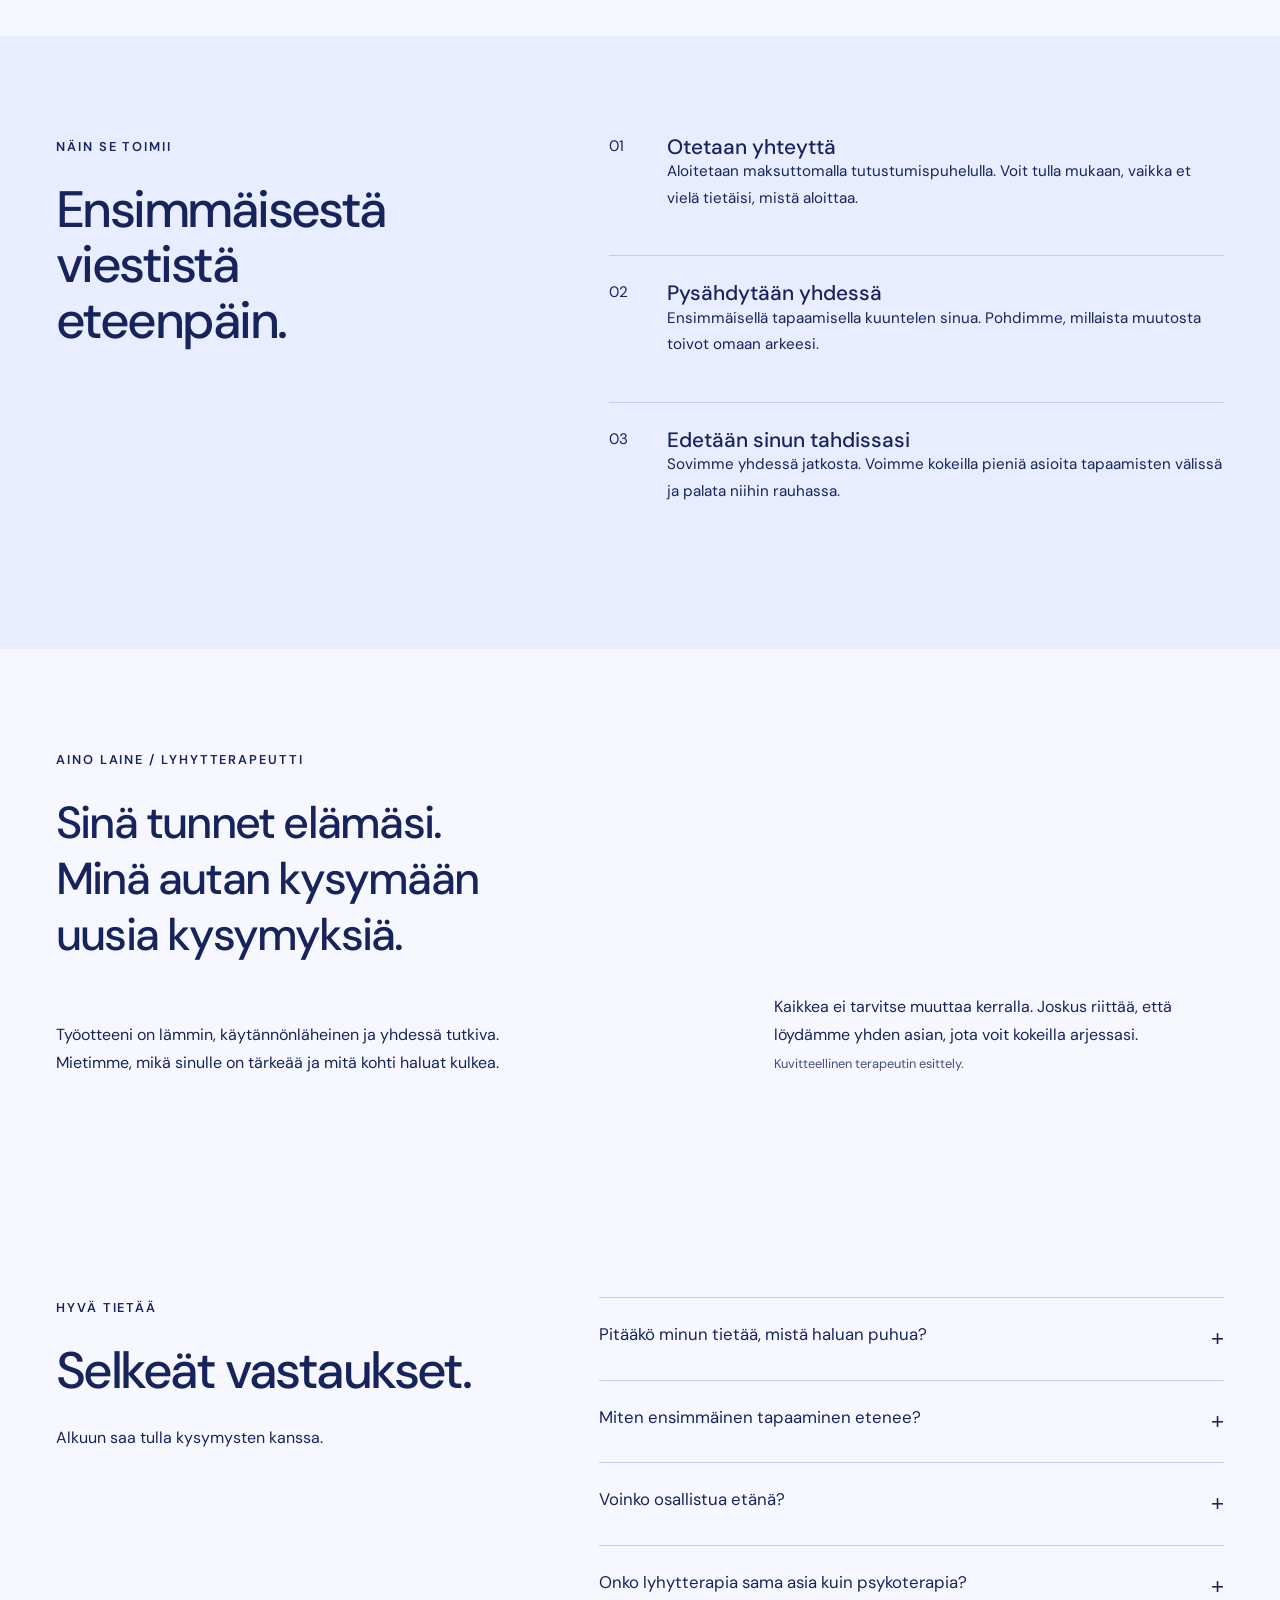
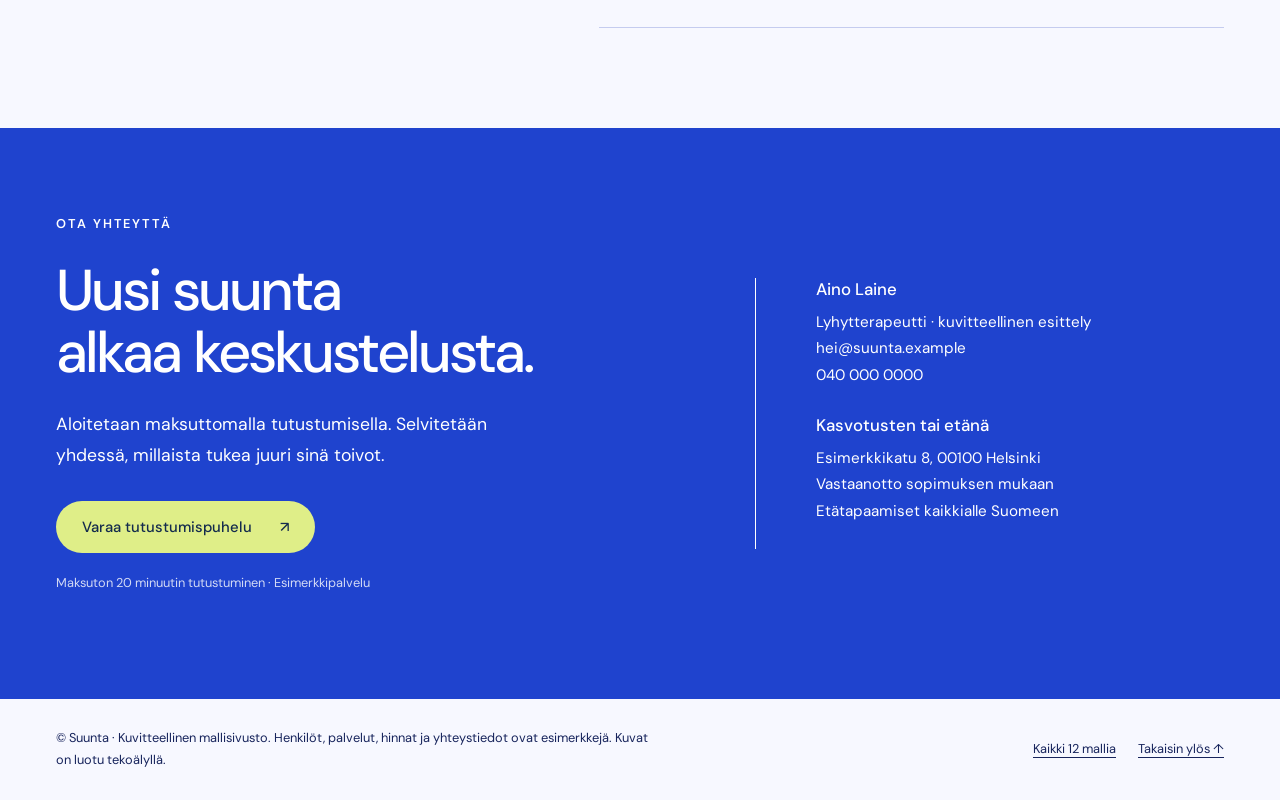
<file: suunta.html>
<!doctype html>
<html lang="fi"><head><meta charset="utf-8"><meta name="viewport" content="width=device-width,initial-scale=1">
<title>Suunta — Raikas ja selkeä | Malli 04</title><meta name="description" content="Suunta: graafinen ja nykyaikainen lyhytterapian mallisivusto."><meta name="robots" content="noindex,nofollow">
<meta name="theme-color" content="#2146d4">
<link rel="icon" type="image/svg+xml" href="data:image/svg+xml,%3Csvg xmlns='http://www.w3.org/2000/svg' viewBox='0 0 40 40'%3E%3Crect width='40' height='40' rx='20' fill='%232146d4'/%3E%3Cpath d='M12 21l6 6 11-15' fill='none' stroke='%23fff' stroke-width='3'/%3E%3C/svg%3E">
<link rel="stylesheet" href="assets/style.css?v=3"><script src="assets/site.js" defer></script></head><body class="suunta">
<a class="skip" href="#sisalto">Siirry sisältöön</a><aside class="demo-bar" aria-label="Malliston navigointi"><div class="demo-home-links"><a href="https://www.tarmola-code.fi">← Tarmola Code</a><a href="index.html">Kaikki mallit</a></div><span class="demo-label">04 / 12 · Suunta · Kuvitteellinen mallisivusto</span><nav class="demo-switch" aria-label="Vaihda mallia"><a href="hetki.html" aria-label="Edellinen malli: Hetki">← Edellinen</a><a href="avara.html" aria-label="Seuraava malli: Avara">Seuraava →</a></nav></aside><header class="site-head wrap"><a class="brand" href="suunta.html" aria-label="Suunta, etusivu"><span class="brand-mark" aria-hidden="true">↗</span><span><span class="brand-name">Suunta</span><small>LYHYTTERAPIA</small></span></a><button class="menu-button" aria-controls="paavalikko" aria-expanded="false">Valikko</button><nav class="site-nav" id="paavalikko" aria-label="Päävalikko"><a href="#palvelut">Lyhytterapia</a><a href="#minusta">Minusta</a><a href="#hinnasto">Hinnasto</a><a href="#yhteys" class="button">Ota yhteyttä <span aria-hidden="true">↗</span></a></nav></header><main id="sisalto"><section class="suunta-hero wrap"><div><p class="eyebrow">Lyhytterapia · Helsinki / koko Suomi etänä</p><h1>Vähemmän<br>yksin.<br><span>Enemmän<br>eteenpäin.</span></h1></div><div class="suunta-aside"><p class="lead">Kun ajatukset kiertävät kehää, uusi näkökulma voi auttaa. Etsitään yhdessä sinun seuraava askeleesi.</p><a class="button" href="#yhteys">Aloita tutustumisesta <span aria-hidden="true">↗</span></a><p class="note">20 minuuttia. Maksutta. Ilman jatkosito&shy;utumista.</p></div></section><div class="suunta-band"><div class="wrap"><span>01 / Sinun tavoitteesi</span><span>02 / Yhdessä jäsentäen</span><span>03 / Pienin askelin eteenpäin</span></div></div>
<section class="section" id="palvelut"><div class="wrap"><div class="section-intro"><div><p class="eyebrow">Mistä aloitetaan?</p><h2>Tukea arkeen.<br>Selkein askelin.</h2></div><p>Et tarvitse valmista suunnitelmaa. Voimme aloittaa kuormituksesta, muutoksesta tai kysymyksestä, joka ei jätä rauhaan.</p></div><div class="services" id="hinnasto"><article class="service"><span class="num">01</span><h3>Yksilölyhytterapia</h3><p>Tilaa jäsentää ajatuksia ja arjen kuormitusta. Etsimme yhdessä näkökulmia ja sinulle sopivia seuraavia askelia.</p><div class="price"><strong>85 €</strong><small>/ 50 min</small></div></article><article class="service"><span class="num">02</span><h3>Lyhytterapia etänä</h3><p>Rauhallinen keskustelu omasta tutusta paikastasi. Sama aika sinulle, missä päin Suomea oletkin.</p><div class="price"><strong>85 €</strong><small>/ 50 min</small></div></article><article class="service"><span class="num">03</span><h3>Tutustumispuhelu</h3><p>Kerro tilanteestasi ja kysy työskentelystä. Tutustutaan rauhassa ennen päätöstä ensimmäisestä tapaamisesta.</p><div class="price"><strong>0 €</strong><small>/ 20 min</small></div></article></div><p class="note" style="margin-top:22px">Esimerkkihinnasto. Tapaamisten määrästä sovitaan yhdessä.</p></div></section>
<section class="section soft"><div class="wrap process-layout"><div><p class="eyebrow">Näin se toimii</p><h2>Ensimmäisestä<br>viestistä<br>eteenpäin.</h2></div><div class="steps"><article class="step"><span>01</span><div><h3>Otetaan yhteyttä</h3><p>Aloitetaan maksuttomalla tutustumispuhelulla. Voit tulla mukaan, vaikka et vielä tietäisi, mistä aloittaa.</p></div></article><article class="step"><span>02</span><div><h3>Pysähdytään yhdessä</h3><p>Ensimmäisellä tapaamisella kuuntelen sinua. Pohdimme, millaista muutosta toivot omaan arkeesi.</p></div></article><article class="step"><span>03</span><div><h3>Edetään sinun tahdissasi</h3><p>Sovimme yhdessä jatkosta. Voimme kokeilla pieniä asioita tapaamisten välissä ja palata niihin rauhassa.</p></div></article></div></div></section>
<section class="section" id="minusta"><div class="wrap"><p class="eyebrow">Aino Laine / Lyhytterapeutti</p><h2 class="statement">Sinä tunnet elämäsi.<br>Minä autan kysymään<br>uusia kysymyksiä.</h2><div class="about-line"><p>Työotteeni on lämmin, käytännönläheinen ja yhdessä tutkiva. Mietimme, mikä sinulle on tärkeää ja mitä kohti haluat kulkea.</p><p>Kaikkea ei tarvitse muuttaa kerralla. Joskus riittää, että löydämme yhden asian, jota voit kokeilla arjessasi.<br><span class="note">Kuvitteellinen terapeutin esittely.</span></p></div></div></section><section class="section"><div class="wrap faq-layout"><div><p class="eyebrow">Hyvä tietää</p><h2>Selkeät vastaukset.</h2><p>Alkuun saa tulla kysymysten kanssa.</p></div><div class="faq-list">
<details><summary>Pitääkö minun tietää, mistä haluan puhua?</summary><p>Ei tarvitse. Voit aloittaa siitä, mikä juuri nyt tuntuu tärkeältä. Sanoja ja keskustelun suuntaa voidaan etsiä yhdessä.</p></details>
<details><summary>Miten ensimmäinen tapaaminen etenee?</summary><p>Aluksi tutustumme ja käymme läpi työskentelyn käytännöt. Saat kertoa tilanteestasi ja toiveistasi sen verran kuin haluat. Lopuksi pohdimme yhdessä seuraavaa askelta.</p></details>
<details><summary>Voinko osallistua etänä?</summary><p>Kyllä. Tämän esimerkkipalvelun tapaamiset voidaan järjestää myös videoyhteydellä. Tarvitset rauhallisen tilan, verkkoyhteyden ja laitteen, jossa on kamera ja mikrofoni.</p></details>
<details><summary>Onko lyhytterapia sama asia kuin psykoterapia?</summary><p>Tässä mallissa esiteltävä lyhytterapia on keskustelutukea, eikä sitä tarjota psykoterapiana. Lopulliselle sivulle kuvataan palveluntarjoajan todellinen koulutus, osaaminen ja palvelun rajat.</p></details>
</div></div></section><section class="contact" id="yhteys"><div class="wrap contact-grid"><div><p class="eyebrow">Ota yhteyttä</p><h2>Uusi suunta<br>alkaa keskustelusta.</h2><p class="lead">Aloitetaan maksuttomalla tutustumisella. Selvitetään yhdessä, millaista tukea juuri sinä toivot.</p><button class="button" data-dialog>Varaa tutustumispuhelu <span aria-hidden="true">↗</span></button><p class="note">Maksuton 20 minuutin tutustuminen · Esimerkkipalvelu</p></div><div class="contact-info"><div><strong>Aino Laine</strong><p>Lyhytterapeutti · kuvitteellinen esittely<br>hei@suunta.example<br>040 000 0000</p></div><div><strong>Kasvotusten tai etänä</strong><p>Esimerkkikatu 8, 00100 Helsinki<br>Vastaanotto sopimuksen mukaan<br>Etätapaamiset kaikkialle Suomeen</p></div></div></div></section></main><footer class="site-footer wrap"><p>© Suunta · Kuvitteellinen mallisivusto. Henkilöt, palvelut, hinnat ja yhteystiedot ovat esimerkkejä. Kuvat on luotu tekoälyllä.</p><nav class="footer-links" aria-label="Alatunniste"><a href="index.html">Kaikki 12 mallia</a><a href="#sisalto">Takaisin ylös ↑</a></nav></footer>
<dialog class="demo-dialog" aria-labelledby="dialog-title"><button class="close-dialog" data-close aria-label="Sulje ajanvarauksen esikatselu">×</button><p class="eyebrow">Ajanvarauksen esikatselu</p><h2 id="dialog-title">Ensimmäinen pieni askel.</h2><p>Valmiilla sivustolla tästä siirryttäisiin ajanvaraukseen. Tässä mallissa voit tutustua esimerkkipalveluun.</p><dl><dt>Maksuton tutustumispuhelu</dt><dd>20 minuuttia · Puhelimitse tai videoyhteydellä</dd><dt>Mistä juttelemme?</dt><dd>Toiveistasi, työskentelytavastani ja siitä, voisiko lyhytterapia sopia tilanteeseesi.</dd></dl><p class="note">Tämä on esittely. Aikaa ei varata eikä henkilötietoja kerätä.</p><button class="button" data-close>Takaisin mallisivulle</button></dialog></body></html>
</file>
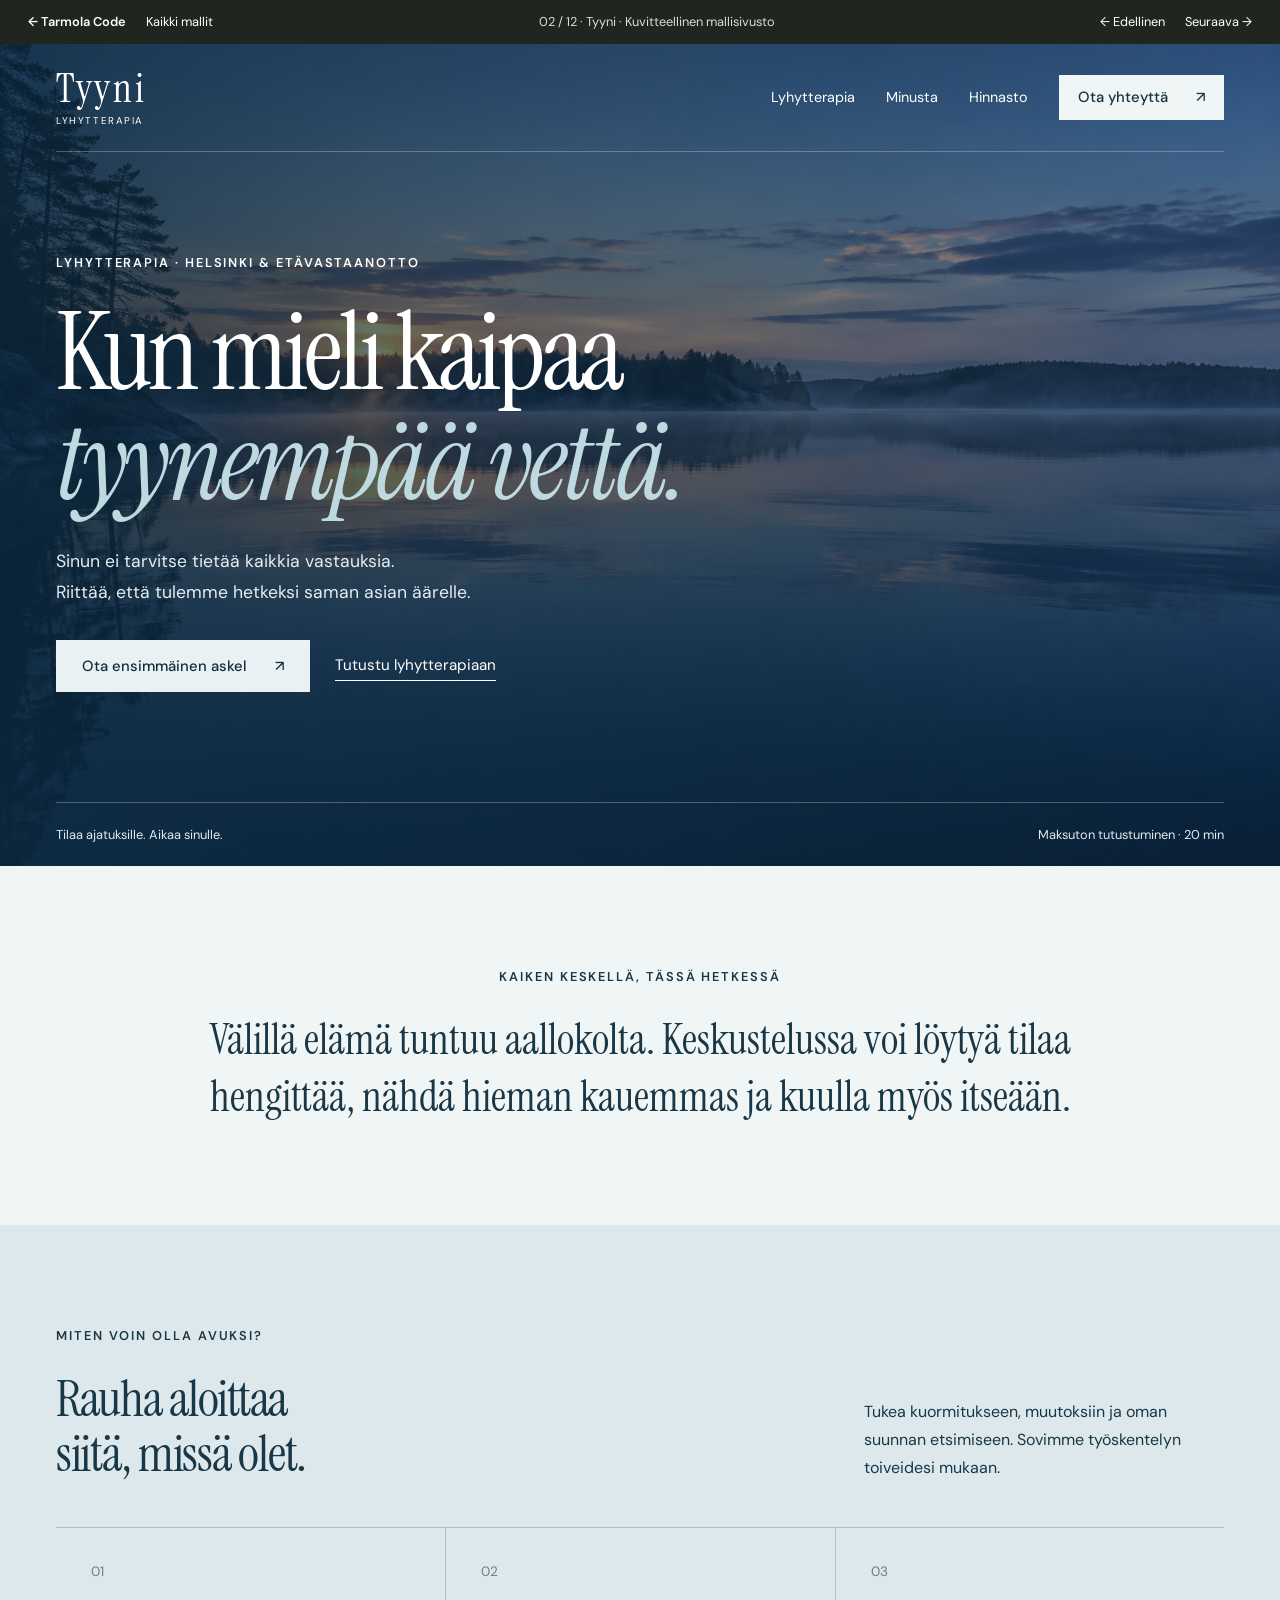
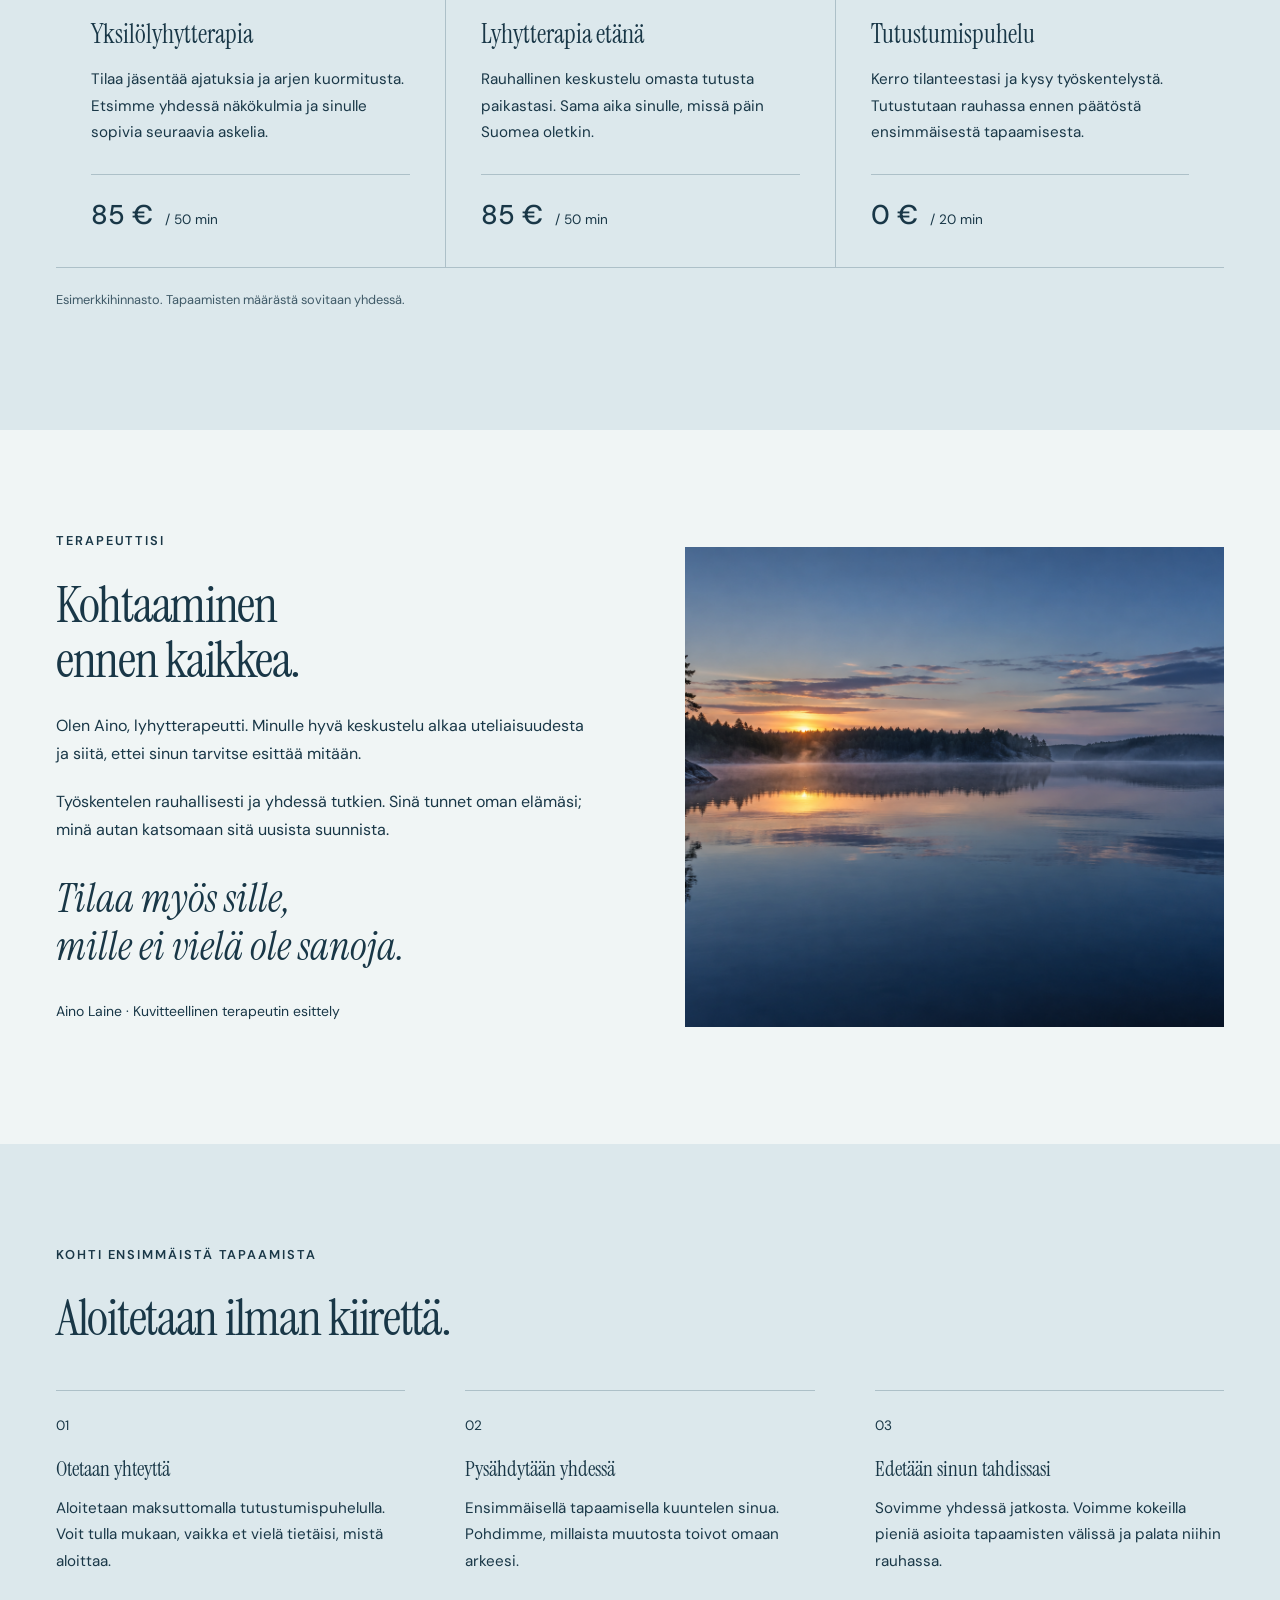
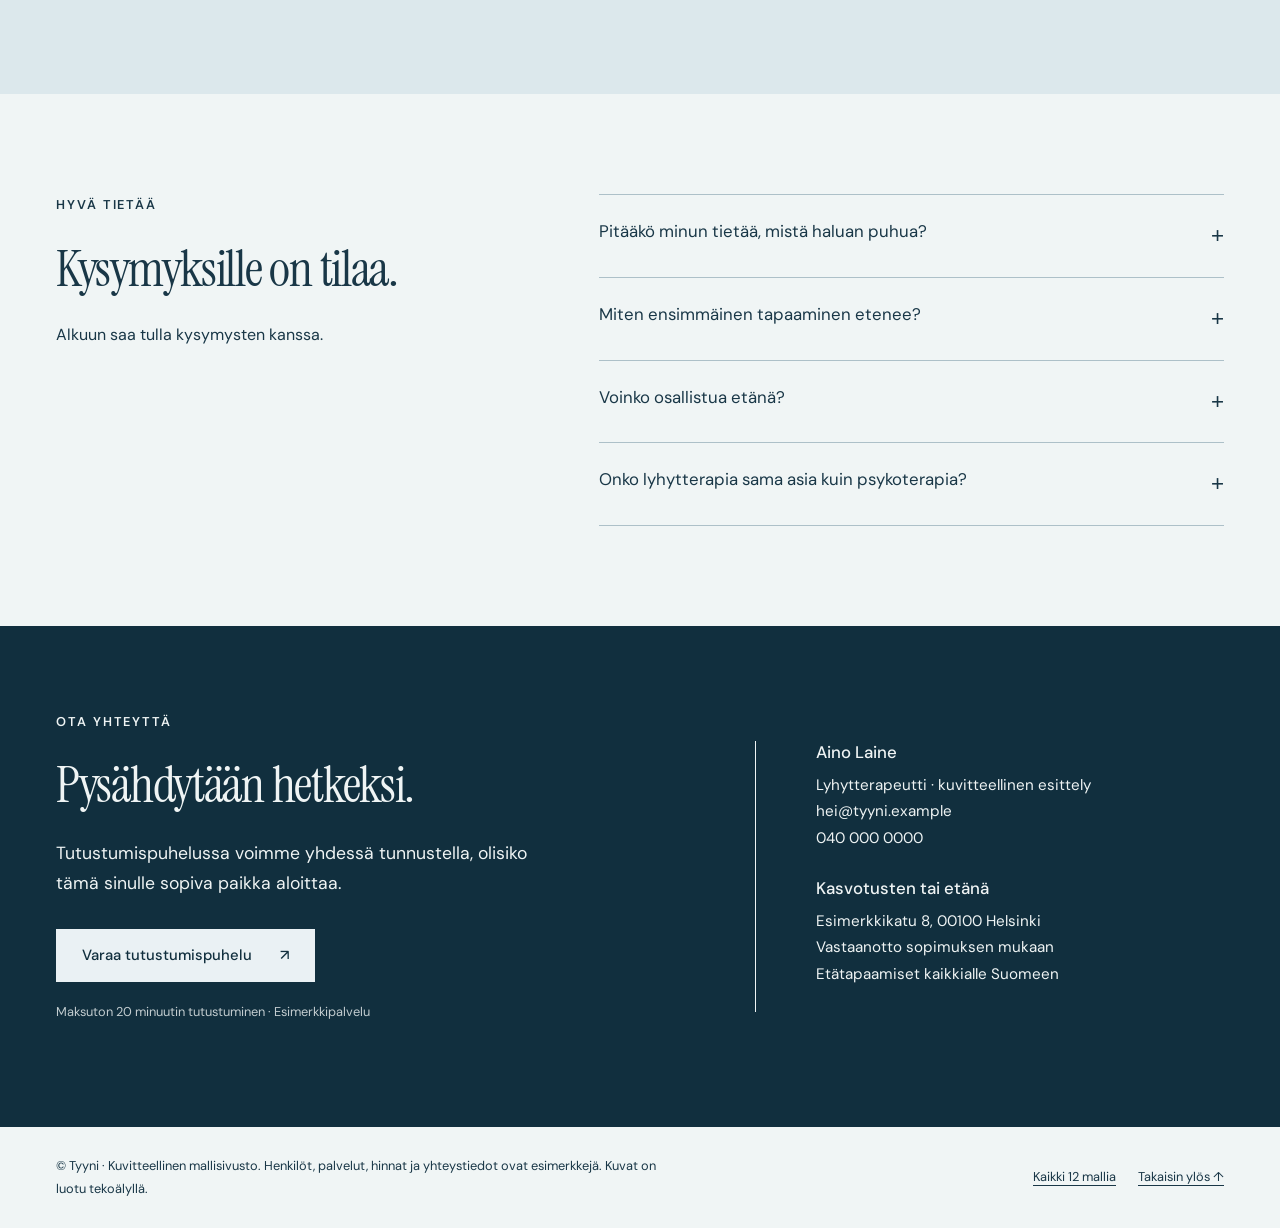
<file: tyyni.html>
<!doctype html>
<html lang="fi"><head><meta charset="utf-8"><meta name="viewport" content="width=device-width,initial-scale=1">
<title>Tyyni — Syvä ja tunnelmallinen | Malli 02</title><meta name="description" content="Tyyni: sinisävyinen, rauhallinen lyhytterapian mallisivusto."><meta name="robots" content="noindex,nofollow">
<meta name="theme-color" content="#112f3e">
<link rel="icon" type="image/svg+xml" href="data:image/svg+xml,%3Csvg xmlns='http://www.w3.org/2000/svg' viewBox='0 0 40 40'%3E%3Crect width='40' height='40' rx='20' fill='%23112f3e'/%3E%3Cpath d='M12 21l6 6 11-15' fill='none' stroke='%23fff' stroke-width='3'/%3E%3C/svg%3E">
<link rel="stylesheet" href="assets/style.css?v=3"><script src="assets/site.js" defer></script></head><body class="tyyni">
<a class="skip" href="#sisalto">Siirry sisältöön</a><aside class="demo-bar" aria-label="Malliston navigointi"><div class="demo-home-links"><a href="https://www.tarmola-code.fi">← Tarmola Code</a><a href="index.html">Kaikki mallit</a></div><span class="demo-label">02 / 12 · Tyyni · Kuvitteellinen mallisivusto</span><nav class="demo-switch" aria-label="Vaihda mallia"><a href="verso.html" aria-label="Edellinen malli: Verso">← Edellinen</a><a href="hetki.html" aria-label="Seuraava malli: Hetki">Seuraava →</a></nav></aside><main id="sisalto"><div class="tyyni-top"><img class="scenery" src="assets/lake.png" alt="" width="1536" height="1024" fetchpriority="high"><header class="site-head wrap"><a class="brand" href="tyyni.html" aria-label="Tyyni, etusivu"><span><span class="brand-name">Tyyni</span><small>LYHYTTERAPIA</small></span></a><button class="menu-button" aria-controls="paavalikko" aria-expanded="false">Valikko</button><nav class="site-nav" id="paavalikko" aria-label="Päävalikko"><a href="#palvelut">Lyhytterapia</a><a href="#minusta">Minusta</a><a href="#hinnasto">Hinnasto</a><a href="#yhteys" class="button">Ota yhteyttä <span aria-hidden="true">↗</span></a></nav></header><section class="tyyni-hero wrap"><p class="eyebrow">Lyhytterapia · Helsinki & etävastaanotto</p><h1>Kun mieli kaipaa<br><em>tyynempää vettä.</em></h1><p class="lead">Sinun ei tarvitse tietää kaikkia vastauksia.<br>Riittää, että tulemme hetkeksi saman asian äärelle.</p><div class="actions"><a class="button light" href="#yhteys">Ota ensimmäinen askel <span aria-hidden="true">↗</span></a><a class="text-link" href="#palvelut">Tutustu lyhytterapiaan</a></div></section><div class="wrap hero-bottom"><span>Tilaa ajatuksille. Aikaa sinulle.</span><span>Maksuton tutustuminen · 20 min</span></div></div>
<section class="section"><div class="wrap"><p class="eyebrow" style="text-align:center">Kaiken keskellä, tässä hetkessä</p><p class="intro-word">Välillä elämä tuntuu aallokolta. Keskustelussa voi löytyä tilaa hengittää, nähdä hieman kauemmas ja kuulla myös itseään.</p></div></section>
<section class="section soft" id="palvelut"><div class="wrap"><div class="section-intro"><div><p class="eyebrow">Miten voin olla avuksi?</p><h2>Rauha aloittaa<br>siitä, missä olet.</h2></div><p>Tukea kuormitukseen, muutoksiin ja oman suunnan etsimiseen. Sovimme työskentelyn toiveidesi mukaan.</p></div><div class="services" id="hinnasto"><article class="service"><span class="num">01</span><h3>Yksilölyhytterapia</h3><p>Tilaa jäsentää ajatuksia ja arjen kuormitusta. Etsimme yhdessä näkökulmia ja sinulle sopivia seuraavia askelia.</p><div class="price"><strong>85 €</strong><small>/ 50 min</small></div></article><article class="service"><span class="num">02</span><h3>Lyhytterapia etänä</h3><p>Rauhallinen keskustelu omasta tutusta paikastasi. Sama aika sinulle, missä päin Suomea oletkin.</p><div class="price"><strong>85 €</strong><small>/ 50 min</small></div></article><article class="service"><span class="num">03</span><h3>Tutustumispuhelu</h3><p>Kerro tilanteestasi ja kysy työskentelystä. Tutustutaan rauhassa ennen päätöstä ensimmäisestä tapaamisesta.</p><div class="price"><strong>0 €</strong><small>/ 20 min</small></div></article></div><p class="note" style="margin-top:22px">Esimerkkihinnasto. Tapaamisten määrästä sovitaan yhdessä.</p></div></section>
<section class="section" id="minusta"><div class="wrap split"><div><p class="eyebrow">Terapeuttisi</p><h2>Kohtaaminen<br>ennen kaikkea.</h2><p>Olen Aino, lyhytterapeutti. Minulle hyvä keskustelu alkaa uteliaisuudesta ja siitä, ettei sinun tarvitse esittää mitään.</p><p>Työskentelen rauhallisesti ja yhdessä tutkien. Sinä tunnet oman elämäsi; minä autan katsomaan sitä uusista suunnista.</p><p class="quote">Tilaa myös sille,<br>mille ei vielä ole sanoja.</p><p class="small">Aino Laine · Kuvitteellinen terapeutin esittely</p></div><img src="assets/lake.png" alt="Tyyni järvi ja metsäinen ranta aamun sinisessä valossa" width="1536" height="1024" loading="lazy"></div></section>
<section class="section soft"><div class="wrap"><p class="eyebrow">Kohti ensimmäistä tapaamista</p><h2>Aloitetaan ilman kiirettä.</h2><div class="steps"><article class="step"><span>01</span><div><h3>Otetaan yhteyttä</h3><p>Aloitetaan maksuttomalla tutustumispuhelulla. Voit tulla mukaan, vaikka et vielä tietäisi, mistä aloittaa.</p></div></article><article class="step"><span>02</span><div><h3>Pysähdytään yhdessä</h3><p>Ensimmäisellä tapaamisella kuuntelen sinua. Pohdimme, millaista muutosta toivot omaan arkeesi.</p></div></article><article class="step"><span>03</span><div><h3>Edetään sinun tahdissasi</h3><p>Sovimme yhdessä jatkosta. Voimme kokeilla pieniä asioita tapaamisten välissä ja palata niihin rauhassa.</p></div></article></div></div></section><section class="section"><div class="wrap faq-layout"><div><p class="eyebrow">Hyvä tietää</p><h2>Kysymyksille on tilaa.</h2><p>Alkuun saa tulla kysymysten kanssa.</p></div><div class="faq-list">
<details><summary>Pitääkö minun tietää, mistä haluan puhua?</summary><p>Ei tarvitse. Voit aloittaa siitä, mikä juuri nyt tuntuu tärkeältä. Sanoja ja keskustelun suuntaa voidaan etsiä yhdessä.</p></details>
<details><summary>Miten ensimmäinen tapaaminen etenee?</summary><p>Aluksi tutustumme ja käymme läpi työskentelyn käytännöt. Saat kertoa tilanteestasi ja toiveistasi sen verran kuin haluat. Lopuksi pohdimme yhdessä seuraavaa askelta.</p></details>
<details><summary>Voinko osallistua etänä?</summary><p>Kyllä. Tämän esimerkkipalvelun tapaamiset voidaan järjestää myös videoyhteydellä. Tarvitset rauhallisen tilan, verkkoyhteyden ja laitteen, jossa on kamera ja mikrofoni.</p></details>
<details><summary>Onko lyhytterapia sama asia kuin psykoterapia?</summary><p>Tässä mallissa esiteltävä lyhytterapia on keskustelutukea, eikä sitä tarjota psykoterapiana. Lopulliselle sivulle kuvataan palveluntarjoajan todellinen koulutus, osaaminen ja palvelun rajat.</p></details>
</div></div></section><section class="contact" id="yhteys"><div class="wrap contact-grid"><div><p class="eyebrow">Ota yhteyttä</p><h2>Pysähdytään hetkeksi.</h2><p class="lead">Tutustumispuhelussa voimme yhdessä tunnustella, olisiko tämä sinulle sopiva paikka aloittaa.</p><button class="button" data-dialog>Varaa tutustumispuhelu <span aria-hidden="true">↗</span></button><p class="note">Maksuton 20 minuutin tutustuminen · Esimerkkipalvelu</p></div><div class="contact-info"><div><strong>Aino Laine</strong><p>Lyhytterapeutti · kuvitteellinen esittely<br>hei@tyyni.example<br>040 000 0000</p></div><div><strong>Kasvotusten tai etänä</strong><p>Esimerkkikatu 8, 00100 Helsinki<br>Vastaanotto sopimuksen mukaan<br>Etätapaamiset kaikkialle Suomeen</p></div></div></div></section></main><footer class="site-footer wrap"><p>© Tyyni · Kuvitteellinen mallisivusto. Henkilöt, palvelut, hinnat ja yhteystiedot ovat esimerkkejä. Kuvat on luotu tekoälyllä.</p><nav class="footer-links" aria-label="Alatunniste"><a href="index.html">Kaikki 12 mallia</a><a href="#sisalto">Takaisin ylös ↑</a></nav></footer>
<dialog class="demo-dialog" aria-labelledby="dialog-title"><button class="close-dialog" data-close aria-label="Sulje ajanvarauksen esikatselu">×</button><p class="eyebrow">Ajanvarauksen esikatselu</p><h2 id="dialog-title">Ensimmäinen pieni askel.</h2><p>Valmiilla sivustolla tästä siirryttäisiin ajanvaraukseen. Tässä mallissa voit tutustua esimerkkipalveluun.</p><dl><dt>Maksuton tutustumispuhelu</dt><dd>20 minuuttia · Puhelimitse tai videoyhteydellä</dd><dt>Mistä juttelemme?</dt><dd>Toiveistasi, työskentelytavastani ja siitä, voisiko lyhytterapia sopia tilanteeseesi.</dd></dl><p class="note">Tämä on esittely. Aikaa ei varata eikä henkilötietoja kerätä.</p><button class="button" data-close>Takaisin mallisivulle</button></dialog></body></html>
</file>
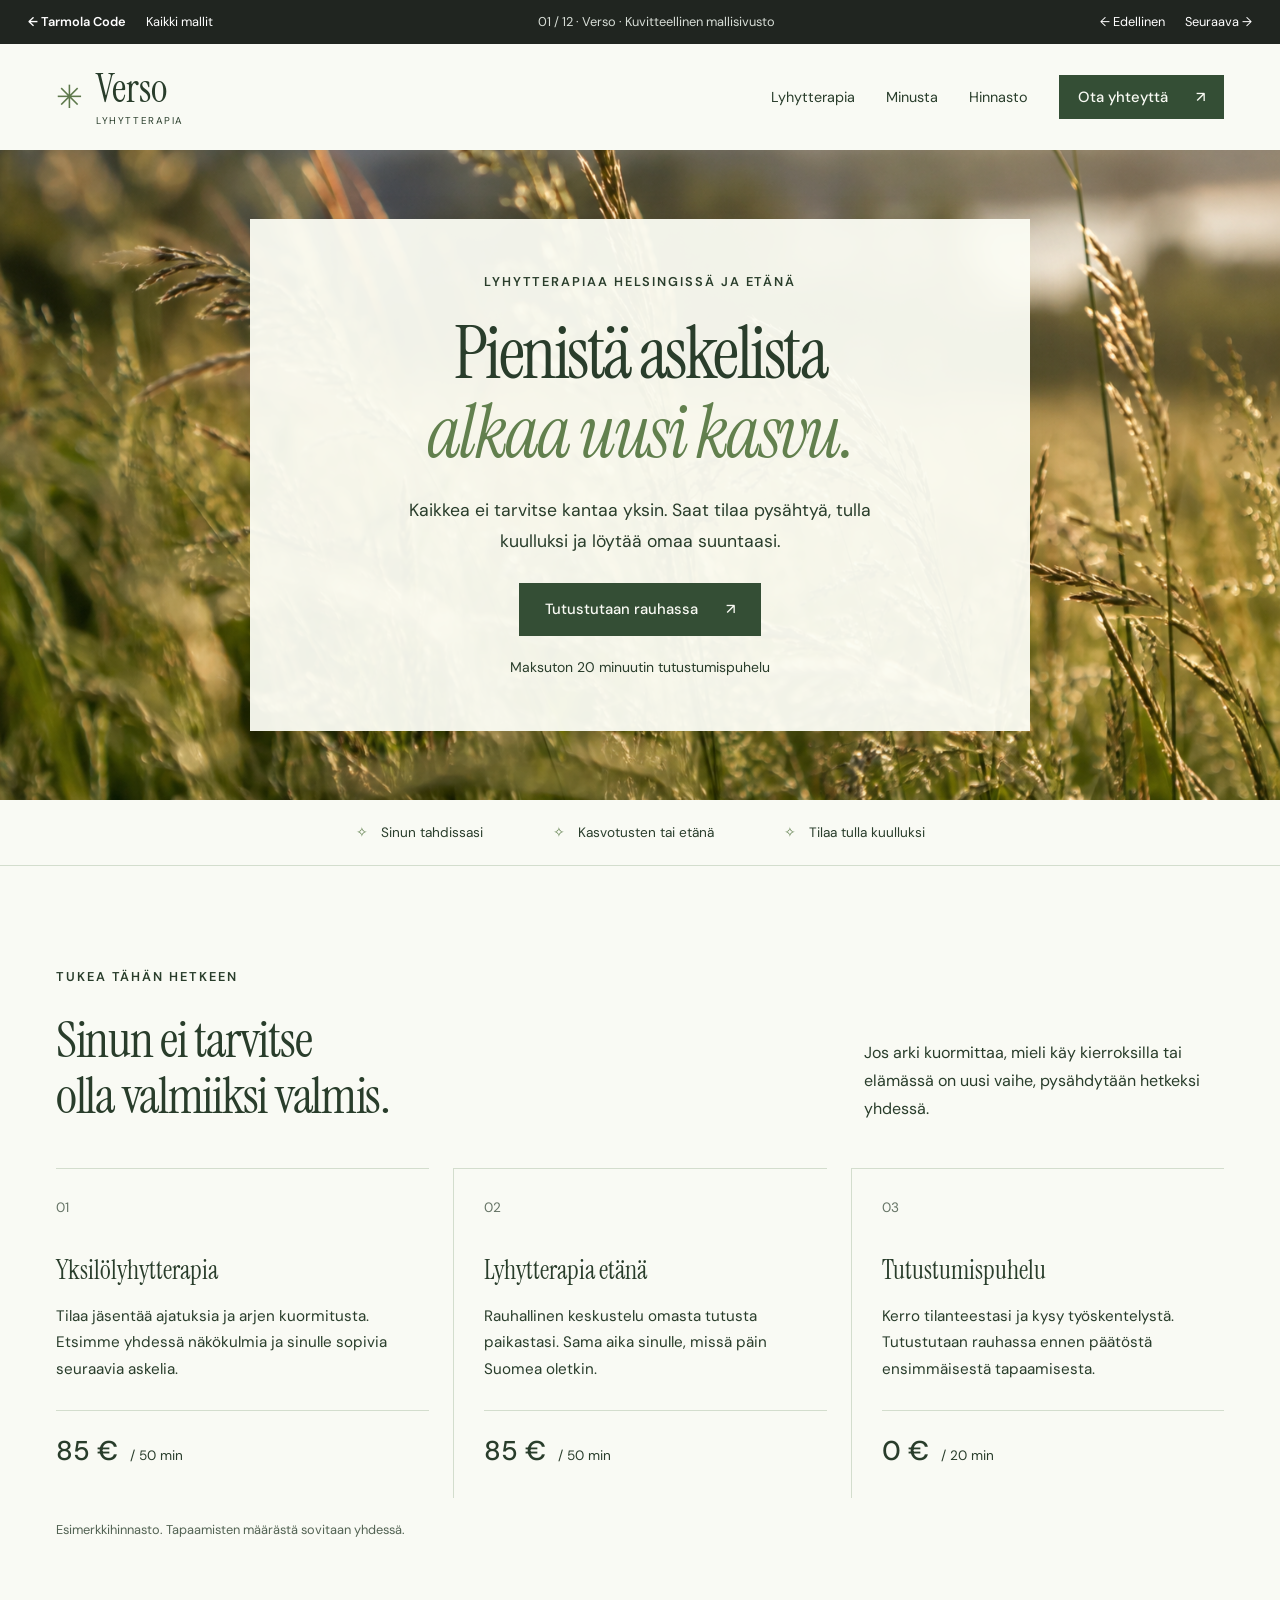
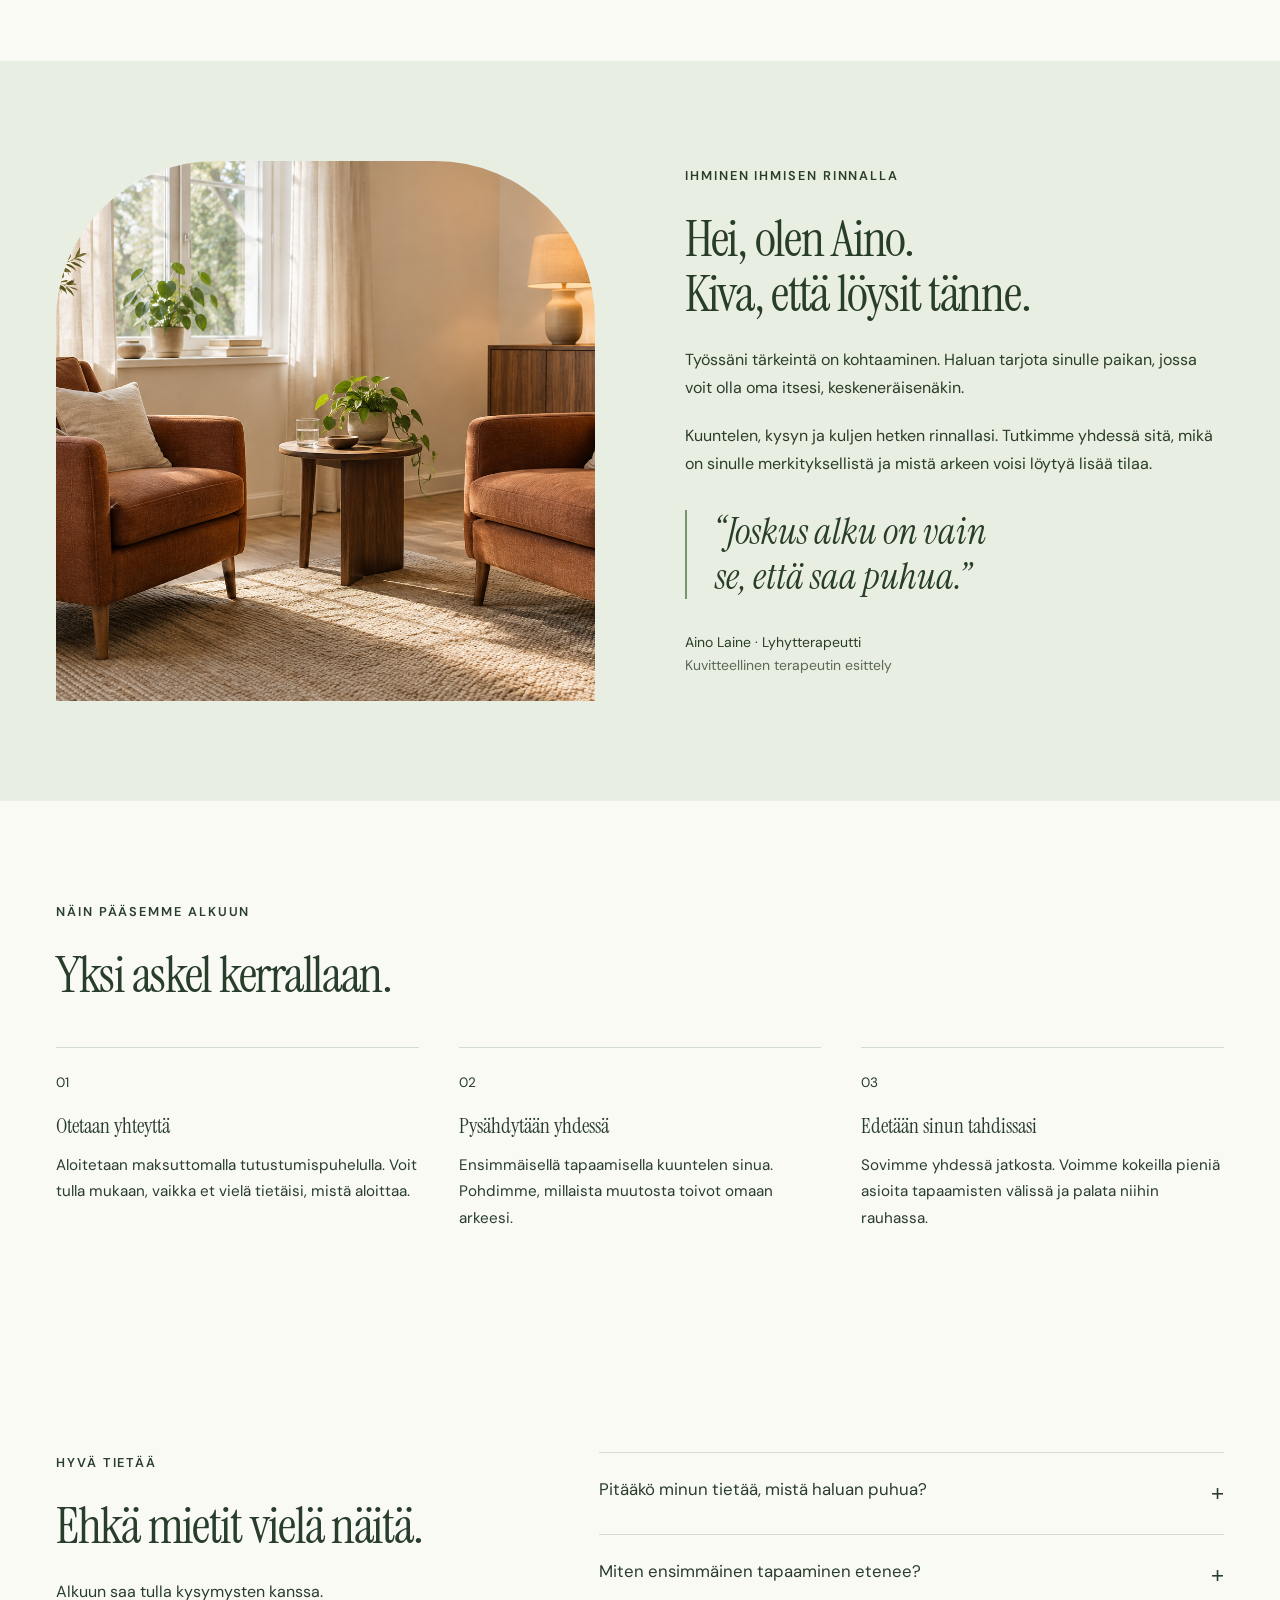
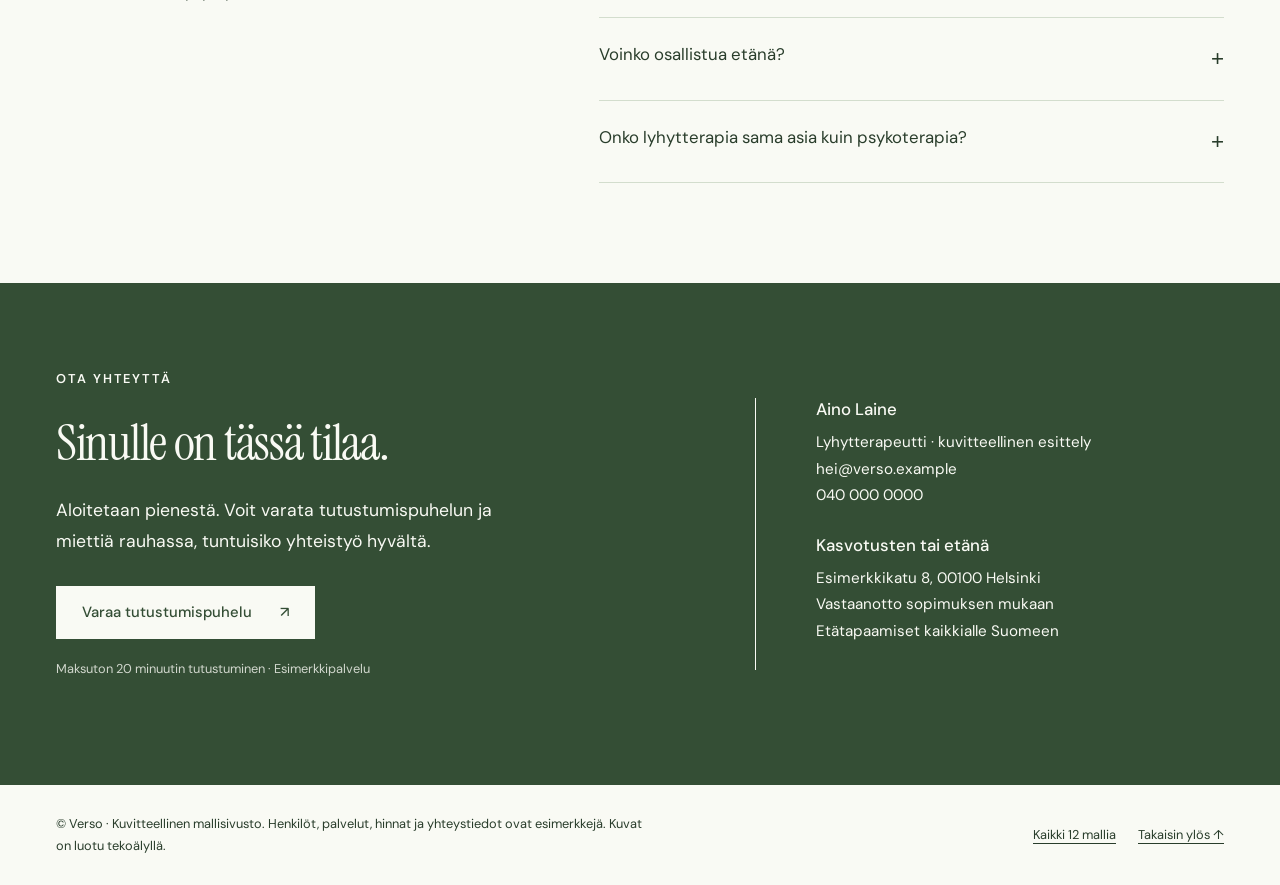
<file: verso.html>
<!doctype html>
<html lang="fi"><head><meta charset="utf-8"><meta name="viewport" content="width=device-width,initial-scale=1">
<title>Verso — Luonnollinen ja levollinen | Malli 01</title><meta name="description" content="Verso: luonnonläheinen lyhytterapian mallisivusto. Kuvitteelliset palvelut ja yhteystiedot."><meta name="robots" content="noindex,nofollow">
<meta name="theme-color" content="#344e35">
<link rel="icon" type="image/svg+xml" href="data:image/svg+xml,%3Csvg xmlns='http://www.w3.org/2000/svg' viewBox='0 0 40 40'%3E%3Crect width='40' height='40' rx='20' fill='%23344e35'/%3E%3Cpath d='M12 21l6 6 11-15' fill='none' stroke='%23fff' stroke-width='3'/%3E%3C/svg%3E">
<link rel="stylesheet" href="assets/style.css?v=3"><script src="assets/site.js" defer></script></head><body class="verso">
<a class="skip" href="#sisalto">Siirry sisältöön</a><aside class="demo-bar" aria-label="Malliston navigointi"><div class="demo-home-links"><a href="https://www.tarmola-code.fi">← Tarmola Code</a><a href="index.html">Kaikki mallit</a></div><span class="demo-label">01 / 12 · Verso · Kuvitteellinen mallisivusto</span><nav class="demo-switch" aria-label="Vaihda mallia"><a href="muistio.html" aria-label="Edellinen malli: Muistio">← Edellinen</a><a href="tyyni.html" aria-label="Seuraava malli: Tyyni">Seuraava →</a></nav></aside><header class="site-head wrap"><a class="brand" href="verso.html" aria-label="Verso, etusivu"><span class="brand-mark" aria-hidden="true">✳</span><span><span class="brand-name">Verso</span><small>LYHYTTERAPIA</small></span></a><button class="menu-button" aria-controls="paavalikko" aria-expanded="false">Valikko</button><nav class="site-nav" id="paavalikko" aria-label="Päävalikko"><a href="#palvelut">Lyhytterapia</a><a href="#minusta">Minusta</a><a href="#hinnasto">Hinnasto</a><a href="#yhteys" class="button">Ota yhteyttä <span aria-hidden="true">↗</span></a></nav></header><main id="sisalto"><section class="verso-hero"><img src="assets/meadow.png" alt="Auringon valo kultaisessa heinikossa" width="1536" height="1024" fetchpriority="high"><div class="verso-panel"><p class="eyebrow">Lyhytterapiaa Helsingissä ja etänä</p><h1>Pienistä askelista<br><em>alkaa uusi kasvu.</em></h1><p class="lead">Kaikkea ei tarvitse kantaa yksin. Saat tilaa pysähtyä, tulla kuulluksi ja löytää omaa suuntaasi.</p><a class="button" href="#yhteys">Tutustutaan rauhassa <span aria-hidden="true">↗</span></a><p class="small">Maksuton 20 minuutin tutustumispuhelu</p></div></section><div class="trust-line"><span>Sinun tahdissasi</span><span>Kasvotusten tai etänä</span><span>Tilaa tulla kuulluksi</span></div>
<section class="section" id="palvelut"><div class="wrap"><div class="section-intro"><div><p class="eyebrow">Tukea tähän hetkeen</p><h2>Sinun ei tarvitse<br>olla valmiiksi valmis.</h2></div><p>Jos arki kuormittaa, mieli käy kierroksilla tai elämässä on uusi vaihe, pysähdytään hetkeksi yhdessä.</p></div><div class="services" id="hinnasto"><article class="service"><span class="num">01</span><h3>Yksilölyhytterapia</h3><p>Tilaa jäsentää ajatuksia ja arjen kuormitusta. Etsimme yhdessä näkökulmia ja sinulle sopivia seuraavia askelia.</p><div class="price"><strong>85 €</strong><small>/ 50 min</small></div></article><article class="service"><span class="num">02</span><h3>Lyhytterapia etänä</h3><p>Rauhallinen keskustelu omasta tutusta paikastasi. Sama aika sinulle, missä päin Suomea oletkin.</p><div class="price"><strong>85 €</strong><small>/ 50 min</small></div></article><article class="service"><span class="num">03</span><h3>Tutustumispuhelu</h3><p>Kerro tilanteestasi ja kysy työskentelystä. Tutustutaan rauhassa ennen päätöstä ensimmäisestä tapaamisesta.</p><div class="price"><strong>0 €</strong><small>/ 20 min</small></div></article></div><p class="note" style="margin-top:22px">Esimerkkihinnasto. Tapaamisten määrästä sovitaan yhdessä.</p></div></section>
<section class="section soft" id="minusta"><div class="wrap split"><img src="assets/therapy-room.png" alt="Kaksi lämmintä nojatuolia valoisassa vastaanottohuoneessa" width="1536" height="1024" loading="lazy"><div><p class="eyebrow">Ihminen ihmisen rinnalla</p><h2>Hei, olen Aino.<br>Kiva, että löysit tänne.</h2><p>Työssäni tärkeintä on kohtaaminen. Haluan tarjota sinulle paikan, jossa voit olla oma itsesi, keskeneräisenäkin.</p><p>Kuuntelen, kysyn ja kuljen hetken rinnallasi. Tutkimme yhdessä sitä, mikä on sinulle merkityksellistä ja mistä arkeen voisi löytyä lisää tilaa.</p><p class="quote">“Joskus alku on vain<br>se, että saa puhua.”</p><p class="small">Aino Laine · Lyhytterapeutti<br><span class="muted">Kuvitteellinen terapeutin esittely</span></p></div></div></section>
<section class="section"><div class="wrap"><p class="eyebrow">Näin pääsemme alkuun</p><h2>Yksi askel kerrallaan.</h2><div class="steps"><article class="step"><span>01</span><div><h3>Otetaan yhteyttä</h3><p>Aloitetaan maksuttomalla tutustumispuhelulla. Voit tulla mukaan, vaikka et vielä tietäisi, mistä aloittaa.</p></div></article><article class="step"><span>02</span><div><h3>Pysähdytään yhdessä</h3><p>Ensimmäisellä tapaamisella kuuntelen sinua. Pohdimme, millaista muutosta toivot omaan arkeesi.</p></div></article><article class="step"><span>03</span><div><h3>Edetään sinun tahdissasi</h3><p>Sovimme yhdessä jatkosta. Voimme kokeilla pieniä asioita tapaamisten välissä ja palata niihin rauhassa.</p></div></article></div></div></section><section class="section"><div class="wrap faq-layout"><div><p class="eyebrow">Hyvä tietää</p><h2>Ehkä mietit vielä näitä.</h2><p>Alkuun saa tulla kysymysten kanssa.</p></div><div class="faq-list">
<details><summary>Pitääkö minun tietää, mistä haluan puhua?</summary><p>Ei tarvitse. Voit aloittaa siitä, mikä juuri nyt tuntuu tärkeältä. Sanoja ja keskustelun suuntaa voidaan etsiä yhdessä.</p></details>
<details><summary>Miten ensimmäinen tapaaminen etenee?</summary><p>Aluksi tutustumme ja käymme läpi työskentelyn käytännöt. Saat kertoa tilanteestasi ja toiveistasi sen verran kuin haluat. Lopuksi pohdimme yhdessä seuraavaa askelta.</p></details>
<details><summary>Voinko osallistua etänä?</summary><p>Kyllä. Tämän esimerkkipalvelun tapaamiset voidaan järjestää myös videoyhteydellä. Tarvitset rauhallisen tilan, verkkoyhteyden ja laitteen, jossa on kamera ja mikrofoni.</p></details>
<details><summary>Onko lyhytterapia sama asia kuin psykoterapia?</summary><p>Tässä mallissa esiteltävä lyhytterapia on keskustelutukea, eikä sitä tarjota psykoterapiana. Lopulliselle sivulle kuvataan palveluntarjoajan todellinen koulutus, osaaminen ja palvelun rajat.</p></details>
</div></div></section><section class="contact" id="yhteys"><div class="wrap contact-grid"><div><p class="eyebrow">Ota yhteyttä</p><h2>Sinulle on tässä tilaa.</h2><p class="lead">Aloitetaan pienestä. Voit varata tutustumispuhelun ja miettiä rauhassa, tuntuisiko yhteistyö hyvältä.</p><button class="button" data-dialog>Varaa tutustumispuhelu <span aria-hidden="true">↗</span></button><p class="note">Maksuton 20 minuutin tutustuminen · Esimerkkipalvelu</p></div><div class="contact-info"><div><strong>Aino Laine</strong><p>Lyhytterapeutti · kuvitteellinen esittely<br>hei@verso.example<br>040 000 0000</p></div><div><strong>Kasvotusten tai etänä</strong><p>Esimerkkikatu 8, 00100 Helsinki<br>Vastaanotto sopimuksen mukaan<br>Etätapaamiset kaikkialle Suomeen</p></div></div></div></section></main><footer class="site-footer wrap"><p>© Verso · Kuvitteellinen mallisivusto. Henkilöt, palvelut, hinnat ja yhteystiedot ovat esimerkkejä. Kuvat on luotu tekoälyllä.</p><nav class="footer-links" aria-label="Alatunniste"><a href="index.html">Kaikki 12 mallia</a><a href="#sisalto">Takaisin ylös ↑</a></nav></footer>
<dialog class="demo-dialog" aria-labelledby="dialog-title"><button class="close-dialog" data-close aria-label="Sulje ajanvarauksen esikatselu">×</button><p class="eyebrow">Ajanvarauksen esikatselu</p><h2 id="dialog-title">Ensimmäinen pieni askel.</h2><p>Valmiilla sivustolla tästä siirryttäisiin ajanvaraukseen. Tässä mallissa voit tutustua esimerkkipalveluun.</p><dl><dt>Maksuton tutustumispuhelu</dt><dd>20 minuuttia · Puhelimitse tai videoyhteydellä</dd><dt>Mistä juttelemme?</dt><dd>Toiveistasi, työskentelytavastani ja siitä, voisiko lyhytterapia sopia tilanteeseesi.</dd></dl><p class="note">Tämä on esittely. Aikaa ei varata eikä henkilötietoja kerätä.</p><button class="button" data-close>Takaisin mallisivulle</button></dialog></body></html>
</file>
<file: assets/style.css>
@import url('./fonts.css');
:root{font-family:'DM Sans',Arial,sans-serif;font-size:16px;color:#222622;background:#f8f8f5;font-synthesis:none;--ink:#233b2b;--paper:#f7f7ef;--accent:#436445;--line:#d9dfd4;--serif:'Instrument Serif',Georgia,serif}
*{box-sizing:border-box}html{scroll-behavior:smooth;scroll-padding-top:76px}body{margin:0}button,input,select,textarea{font:inherit}button,a{-webkit-tap-highlight-color:transparent}button{cursor:pointer}a{color:inherit;text-decoration:none}img{display:block;width:100%;object-fit:cover}p{line-height:1.75;margin:0 0 1.25rem}h1,h2,h3{font-weight:400;line-height:1.08;margin:0;text-wrap:balance}h1{font-size:clamp(3.5rem,6.8vw,6.6rem);letter-spacing:-.035em}h2{font-size:clamp(2.5rem,4vw,4.1rem);letter-spacing:-.025em}h3{font-size:1.65rem}em{font-weight:400}a:focus-visible,button:focus-visible,summary:focus-visible,select:focus-visible,input:focus-visible{outline:3px solid currentColor;outline-offset:5px}a,button{touch-action:manipulation}button:disabled{cursor:default}.wrap{width:min(1240px,calc(100% - 112px));margin:auto}.eyebrow{font-size:.8rem;letter-spacing:.15em;text-transform:uppercase;font-weight:600;margin-bottom:1.5rem}.serif{font-family:var(--serif)}.lead{font-size:1.1rem;max-width:480px}.small{font-size:.875rem;line-height:1.65}.muted{opacity:.74}.button{display:inline-flex;align-items:center;justify-content:center;gap:28px;min-height:52px;padding:15px 25px;border:1px solid transparent;background:var(--ink);color:var(--paper);font-size:.925rem;font-weight:500;line-height:1.4;transition:background .2s,transform .2s}.button:hover{transform:translateY(-2px);filter:brightness(1.13)}.button.light{background:var(--paper);color:var(--ink)}.button.outline{background:transparent;border-color:currentColor;color:inherit}.text-link{display:inline-flex;gap:22px;align-items:center;border-bottom:1px solid currentColor;padding:5px 0;font-size:.95rem}.actions{display:flex;align-items:center;flex-wrap:wrap;gap:25px}.skip{position:fixed;left:15px;top:-100px;background:white;color:black;padding:15px;z-index:100}.skip:focus{top:15px}.demo-bar{position:relative;z-index:20;min-height:43px;display:flex;align-items:center;justify-content:space-between;gap:16px;background:#202520;color:#fff;padding:8px 28px;font-size:.8rem;line-height:1.5}.demo-bar a{display:inline-flex;align-items:center;min-height:28px}.demo-bar a:hover{text-decoration:underline}.demo-bar .demo-label{color:#d7ddd6}.demo-switch{display:flex;gap:20px}.site-head{display:flex;justify-content:space-between;align-items:center;gap:30px;min-height:108px;position:relative;z-index:10}.brand{display:flex;align-items:center;gap:13px}.brand-name{font-family:var(--serif);font-size:2.5rem;line-height:1}.brand small{display:block;font-size:.62rem;letter-spacing:.16em;text-transform:uppercase;margin-top:6px}.brand-mark{font-size:2rem}.site-nav{display:flex;align-items:center;gap:31px;font-size:.9rem}.site-nav a:not(.button):hover{text-decoration:underline;text-underline-offset:5px}.site-nav .button{min-height:43px;padding:11px 18px}.menu-button{display:none;background:transparent;border:1px solid currentColor;color:inherit;padding:10px 14px}.section{padding:100px 0}.section-intro{display:flex;justify-content:space-between;align-items:flex-end;gap:60px;margin-bottom:45px}.section-intro h2{max-width:650px}.section-intro>p{max-width:360px;margin:0}.services{display:grid;grid-template-columns:repeat(3,1fr);gap:24px}.service{padding:32px;border:1px solid var(--line)}.service .num{font-size:.85rem;display:block;margin-bottom:40px;opacity:.7}.service h3{margin-bottom:18px}.service p{font-size:.95rem}.service .price{display:flex;align-items:baseline;gap:12px;border-top:1px solid var(--line);padding-top:22px;margin-top:28px}.price strong{font-size:1.7rem;font-weight:500}.price small{font-size:.85rem}.split{display:grid;grid-template-columns:1fr 1fr;gap:90px;align-items:center}.split h2{margin-bottom:25px}.split img{height:540px}.steps{display:grid;grid-template-columns:repeat(3,1fr);gap:40px;margin-top:45px}.step{border-top:1px solid var(--line);padding-top:26px}.step span{display:block;font-size:.85rem;margin-bottom:24px}.step h3{font-size:1.3rem;margin-bottom:14px}.step p{font-size:.95rem}.faq-layout{display:grid;grid-template-columns:1fr 1.35fr;gap:80px}.faq-layout h2{margin-bottom:25px}.faq-list{border-top:1px solid var(--line)}details{border-bottom:1px solid var(--line)}summary{cursor:pointer;list-style:none;display:flex;justify-content:space-between;gap:20px;padding:24px 0;font-size:1.05rem;line-height:1.5}summary::-webkit-details-marker{display:none}summary::after{content:'+';font-size:1.4rem;font-family:Arial,sans-serif}details[open] summary::after{content:'−'}details p{font-size:.95rem;padding:0 40px 8px 0}.contact{padding:85px 0}.contact-grid{display:grid;grid-template-columns:1.3fr 1fr;gap:90px;align-items:center}.contact h2{margin-bottom:25px}.contact .button{margin:10px 0 20px}.contact-info{border-left:1px solid currentColor;padding-left:60px}.contact-info strong{display:block;font-size:1.05rem;font-weight:500;margin-bottom:9px}.contact-info p{font-size:.95rem;margin-bottom:25px}.site-footer{display:flex;justify-content:space-between;gap:25px;align-items:center;padding:28px 0;font-size:.8rem;line-height:1.6}.site-footer p{margin:0;max-width:600px}.footer-links{display:flex;gap:22px;white-space:nowrap}.footer-links a{text-decoration:underline;text-underline-offset:4px}.note{font-size:.8rem;line-height:1.6;opacity:.8}.demo-dialog{width:min(550px,calc(100% - 32px));max-height:90vh;border:0;border-radius:4px;background:#fff;color:#202520;padding:42px;box-shadow:0 30px 120px #0005}.demo-dialog::backdrop{background:#17241bc2;backdrop-filter:blur(5px)}.demo-dialog h2{font-family:var(--serif);font-size:2.8rem;margin:15px 0 20px}.demo-dialog .close-dialog{float:right;min-width:44px;min-height:44px;border:1px solid #d8dcd6;background:#fff;color:#222;font-size:1.25rem}.demo-dialog .button{background:#253d2c;color:#fff;margin-top:15px}.demo-dialog p{font-size:1rem}.demo-dialog .eyebrow{clear:both}.demo-dialog dl{border-block:1px solid #ddd;padding:20px 0;line-height:1.6}.demo-dialog dt{font-weight:600}.demo-dialog dd{margin:0 0 14px}.demo-dialog dd:last-child{margin:0}
/* 01 — Verso: a natural, classic welcome. */
.verso{background:#f9faf4;color:#293d2b;--ink:#344e35;--paper:#f9faf4;--line:#d3ddcd}.verso h1,.verso h2,.verso h3{font-family:var(--serif)}.verso .brand-mark{color:#5d784b}.verso .site-head{min-height:106px}.verso-hero{min-height:650px;position:relative;display:flex;align-items:center;justify-content:center;padding:64px 24px;background:#46543b}.verso-hero>img{position:absolute;inset:0;height:100%}.verso-panel{position:relative;text-align:center;background:#fbfcf4f2;width:min(780px,100%);padding:52px 65px;box-shadow:0 12px 50px #18251616}.verso-panel h1{font-size:clamp(3.5rem,5.7vw,5.4rem)}.verso-panel h1 em{color:#62804e}.verso-panel .lead{margin:22px auto 27px;max-width:470px}.verso-panel .eyebrow{margin-bottom:22px}.verso-panel .small{margin:20px 0 0}.trust-line{display:flex;justify-content:center;gap:70px;padding:24px 20px;border-bottom:1px solid var(--line);font-size:.85rem}.trust-line span:before{content:'✧';margin-right:13px;color:#638250}.verso .service{border:none;border-top:1px solid var(--line);padding:30px 0}.verso .service+.service{padding-left:30px;border-left:1px solid var(--line)}.verso .soft{background:#e9eee2}.verso .split img{border-radius:160px 160px 0 0}.verso .contact{background:#344e35;color:#f9faf4}.verso .contact .button{background:#f9faf4;color:#344e35}.verso .quote{font:italic 2.3rem/1.2 var(--serif);border-left:2px solid #79936c;padding-left:28px;margin:32px 0}
/* 02 — Tyyni: immersive, atmospheric and quiet. */
.tyyni{--ink:#112e3d;--paper:#eaf1f4;--line:#adc0c8;background:#f0f5f5;color:#193747}.tyyni h1,.tyyni h2,.tyyni h3{font-family:var(--serif)}.tyyni-top{background:#102d3c;color:#fff;position:relative;isolation:isolate}.tyyni-top>.scenery{position:absolute;inset:0;width:100%;height:100%;z-index:-2}.tyyni-top:after{content:'';position:absolute;inset:0;background:linear-gradient(90deg,#0b283fce,#0b283f30),linear-gradient(0deg,#0b283f77,transparent 70%);z-index:-1}.tyyni .site-head{border-bottom:1px solid #ffffff42}.tyyni .site-nav .button{background:#f0f5f5;color:#17333f}.tyyni .brand-name{letter-spacing:.08em}.tyyni-hero{min-height:650px;display:flex;flex-direction:column;justify-content:center;padding-top:60px;padding-bottom:70px}.tyyni-hero h1{max-width:850px;font-size:clamp(4.5rem,8.5vw,8.3rem);line-height:1.01}.tyyni-hero h1 em{color:#bed9df}.tyyni-hero .lead{margin:28px 0 32px;color:#e3edf3;max-width:440px}.tyyni .hero-bottom{display:flex;justify-content:space-between;align-items:center;border-top:1px solid #ffffff42;padding:23px 0;color:#e0eaf1;font-size:.8rem}.tyyni .intro-word{max-width:930px;font:2.6rem/1.35 var(--serif);margin:0 auto;text-align:center}.tyyni .services{gap:0;border-top:1px solid var(--line);border-bottom:1px solid var(--line)}.tyyni .service{border:none;padding:35px}.tyyni .service+.service{border-left:1px solid var(--line)}.tyyni .service .num{color:#34586b}.tyyni .soft{background:#dce8ec}.tyyni .contact{background:#112f3e;color:#eff4f4}.tyyni .contact .button{background:#eaf1f4;color:#112f3e}.tyyni .split img{height:480px}.tyyni .quote{font:italic 2.5rem/1.2 var(--serif);margin:30px 0}.tyyni .steps{gap:60px}
/* 03 — Hetki: warm, human, editorial. */
.hetki{--ink:#853e2f;--paper:#fff7ed;--line:#d6b9a5;background:#fff7ed;color:#563229}.hetki h1,.hetki h2,.hetki h3{font-family:var(--serif)}.hetki .brand-name{font-size:3.1rem;font-style:italic}.hetki .site-head{min-height:115px}.hetki-hero{display:grid;grid-template-columns:1fr 1fr;gap:60px;padding-top:25px;padding-bottom:60px;align-items:center}.hetki-hero h1{font-size:clamp(4.7rem,7.5vw,7.6rem)}.hetki-hero h1 em{color:#a34933}.hetki-hero .lead{margin:30px 0}.hetki-hero figure{margin:0;position:relative;padding-bottom:45px}.hetki-hero img{height:590px;border-radius:50% 50% 3px 3px}.hetki-hero figcaption{background:#e8c572;color:#593d1f;padding:25px;position:absolute;bottom:15px;left:-30px;width:220px;font:1.8rem/1.15 var(--serif);transform:rotate(-5deg)}.hetki .welcome-note{display:flex;align-items:center;justify-content:center;gap:30px;border-block:1px solid var(--line);padding:22px;font-size:.95rem}.hetki .welcome-note span{font-family:var(--serif);font-size:1.65rem}.hetki .soft{background:#f1dfcd}.hetki .service{background:#fff9f1;border:0;border-radius:8px;padding:35px}.hetki .service .num{display:inline-flex;width:40px;height:40px;border:1px solid var(--line);border-radius:50%;align-items:center;justify-content:center;margin-bottom:30px}.hetki .service h3{font-size:2.05rem}.hetki .intro-letter{display:grid;grid-template-columns:.65fr 1.35fr;gap:85px;align-items:start}.hetki .letter-badge{background:#e7bb86;border-radius:50%;aspect-ratio:1;display:flex;align-items:center;justify-content:center;text-align:center;max-width:280px;font:3.6rem/1 var(--serif);padding:30px;transform:rotate(-8deg)}.hetki .intro-letter h2{margin-bottom:28px}.hetki .signature{font:italic 2.7rem var(--serif);margin-top:25px}.hetki .contact{background:#8b4232;color:#fff5e9}.hetki .contact .button{background:#f2d28b;color:#563229}.hetki .steps{background:#fff8f0;border-radius:8px;padding:38px;gap:40px}.hetki .step{border:0;padding:0}
/* 04 — Suunta: direct, bright and contemporary. */
.suunta{--ink:#173dcc;--paper:#f7f8ff;--line:#c5ccef;background:#f7f8ff;color:#17245c}.suunta h1,.suunta h2,.suunta h3{font-family:'DM Sans',Arial,sans-serif;font-weight:500}.suunta h1{font-weight:600;letter-spacing:-.07em;line-height:1.04}.suunta h2{font-weight:500;letter-spacing:-.05em}.suunta .brand-name{font-family:'DM Sans',Arial,sans-serif;font-size:1.9rem;font-weight:700;letter-spacing:-.06em}.suunta .brand-mark{background:#ddef83;color:#193ecc;display:flex;align-items:center;justify-content:center;width:41px;height:41px;border-radius:50%}.suunta .button{border-radius:100px}.suunta .site-head{min-height:103px;border-bottom:1px solid var(--line)}.suunta-hero{padding-top:68px;padding-bottom:68px;display:grid;grid-template-columns:1.65fr 1fr;gap:60px;align-items:end}.suunta-hero h1{font-size:clamp(4.5rem,7.4vw,7.2rem)}.suunta-hero h1 span{color:#2245cd}.suunta-hero .eyebrow{color:#183dcb}.suunta-hero .lead{margin:0 0 30px}.suunta-aside{padding-bottom:8px}.suunta-aside .button{width:100%;margin-bottom:16px;justify-content:space-between}.suunta-aside .note{margin:0}.suunta-band{background:#dfee88;color:#1b3050;padding:28px 0}.suunta-band .wrap{display:flex;justify-content:space-between;gap:25px;font-size:.95rem;font-weight:500}.suunta .services{gap:20px}.suunta .service{background:white;border:1px solid var(--line);border-radius:18px;padding:32px}.suunta .service:nth-child(2){background:#2146d4;color:white;--line:#ffffff55}.suunta .service h3{font-size:1.4rem;letter-spacing:-.04em;line-height:1.25}.suunta .service .num{font-size:2rem;margin-bottom:52px;opacity:1}.suunta .soft{background:#e8edff}.suunta .process-layout{display:grid;grid-template-columns:1fr 1.3fr;gap:80px}.suunta .steps{display:block;margin:0}.suunta .step{display:grid;grid-template-columns:40px 1fr;gap:18px;padding:26px 0}.suunta .step:first-child{padding-top:0;border-top:0}.suunta .step span{grid-row:span 2;font-size:.95rem;margin:0}.suunta .step h3,.suunta .step p{margin:0}.suunta .statement{font-size:clamp(2rem,3.5vw,3.5rem);font-weight:500;line-height:1.25;letter-spacing:-.04em;max-width:850px;margin-bottom:30px}.suunta .about-line{display:flex;justify-content:space-between;align-items:end;gap:60px}.suunta .about-line p{max-width:450px}.suunta .contact{background:#1f43ce;color:#fff}.suunta .contact .button{background:#dfee88;color:#142b4d}.suunta .contact h2{font-size:clamp(2.8rem,4.5vw,4.5rem)}
/* 05 — Avara: spacious and quietly architectural. */
.avara{--ink:#202620;--paper:#fff;--line:#d8d9d3;background:#fff;color:#222923}.avara h1,.avara h2,.avara h3{font-family:var(--serif)}.avara .brand-name{font-family:'DM Sans',Arial,sans-serif;letter-spacing:.24em;font-size:1.45rem;font-weight:500}.avara .brand small{font-size:.6rem;letter-spacing:.12em}.avara .site-head{min-height:105px;border-bottom:1px solid var(--line)}.avara .site-nav .button{background:transparent;color:#222923;border:1px solid var(--line)}.avara-hero{padding-top:55px}.avara-heading{display:grid;grid-template-columns:1.45fr 1fr;gap:80px;align-items:end;padding-bottom:45px}.avara-heading h1{font-size:clamp(4rem,7.8vw,7.5rem);line-height:1.02}.avara-heading .lead{max-width:345px;font-size:1rem}.avara-heading .eyebrow{margin-bottom:20px}.avara-landscape{position:relative}.avara-landscape img{height:440px;object-position:50% 55%}.avara-landscape .image-label{position:absolute;bottom:25px;left:30px;background:#ffffffed;padding:15px 22px;font-size:.8rem;letter-spacing:.1em;text-transform:uppercase}.avara .number-heading{display:grid;grid-template-columns:1fr 3fr;gap:45px}.avara .number-heading .eyebrow{padding-top:14px}.avara .number-heading h2{max-width:760px;margin-bottom:30px}.avara .service-list{margin-left:25%;margin-top:55px}.avara .service-row{display:grid;grid-template-columns:1.1fr 1.25fr .5fr;align-items:start;gap:40px;border-top:1px solid var(--line);padding:28px 0}.avara .service-row:last-child{border-bottom:1px solid var(--line)}.avara .service-row h3{font-size:1.9rem}.avara .service-row p{font-size:.95rem;margin:0}.avara .service-row .price{display:flex;flex-direction:column;gap:6px}.avara .service-row strong{font-family:var(--serif);font-size:2rem;font-weight:400}.avara .soft{background:#f1f1eb}.avara .split{grid-template-columns:1fr 1.25fr}.avara .split img{height:480px}.avara .quote{font:2.3rem/1.3 var(--serif);margin-bottom:30px}.avara .contact{background:#e8eae1;color:#27312a}.avara .contact-info{border-color:#b9bfb2}
/* Collection page. */
.collection{background:#f4f4ef;color:#28342b;--ink:#283e30;--paper:#fff}.gallery-wrap{width:min(1300px,calc(100% - 96px));margin:auto}.gallery-head{display:flex;justify-content:space-between;align-items:center;min-height:90px;border-bottom:1px solid #d4d9cf;font-size:.85rem}.collection-logo{font-size:1rem;font-weight:600;letter-spacing:-.025em;display:flex;gap:12px;align-items:center}.collection-logo span{font-family:var(--serif);font-size:2.2rem;font-weight:400}.gallery-intro{display:flex;align-items:end;justify-content:space-between;gap:60px;padding:46px 0 36px}.gallery-intro h1{font-family:var(--serif);font-size:clamp(3.4rem,4.8vw,5rem);max-width:680px;line-height:1.03}.gallery-intro p{max-width:360px;font-size:.95rem;margin:0;color:#556055}.gallery-intro .eyebrow{font-size:.75rem;margin-bottom:14px}.gallery-grid{display:grid;grid-template-columns:repeat(6,1fr);gap:28px}.design-card{grid-column:span 2;min-width:0}.design-card>a{display:block}.preview{height:255px;overflow:hidden;position:relative;border:1px solid #00000012;transition:transform .25s,box-shadow .25s}.design-card>a:hover .preview{transform:translateY(-4px);box-shadow:0 14px 30px #263b3015}.preview-head{height:40px;display:flex;align-items:center;justify-content:space-between;padding:0 20px;font:1.35rem var(--serif);position:relative;z-index:2}.preview-head small{font:.5rem 'DM Sans',Arial,sans-serif;letter-spacing:.02em}.preview-title{font:2.2rem/1.05 var(--serif);position:relative;z-index:2}.preview-button{display:inline-block;font: .5rem 'DM Sans',Arial,sans-serif;padding:7px 10px;background:#344e35;color:#fff;margin-top:12px}.preview img{position:absolute;width:100%;height:100%;inset:0}.preview-verso{background:#f9faf4;color:#334d32}.preview-verso>img{top:40px;height:215px}.preview-verso .preview-panel{position:relative;text-align:center;z-index:2;margin:22px auto;padding:18px 8px;width:73%;background:#fcfdf4ed}.preview-verso .preview-title{font-size:2rem}.preview-verso .preview-title em{color:#6d8555}.preview-tyyni{background:#19374b;color:#fff}.preview-tyyni:after{content:'';position:absolute;inset:0;background:#082b4755}.preview-tyyni .preview-head{border-bottom:1px solid #ffffff33}.preview-tyyni .preview-content{position:relative;z-index:2;padding:24px}.preview-tyyni .preview-title{font-size:2.5rem}.preview-tyyni .preview-title em{color:#ccdde8}.preview-tyyni .preview-button{background:#edf4f5;color:#183747}.preview-hetki{background:#fff6e9;color:#643b2c}.preview-hetki .preview-head{font-style:italic;font-size:1.6rem}.preview-hetki .preview-content{padding:18px 22px;width:55%}.preview-hetki>img{left:55%;top:62px;width:40%;height:168px;border-radius:90px 90px 0 0}.preview-hetki .preview-title{font-size:2.5rem}.preview-hetki .preview-button{background:#8b4232}.design-card:nth-child(4),.design-card:nth-child(5){grid-column:span 3}.preview-suunta{background:#f3f6ff;color:#173dcc}.preview-suunta .preview-head{font:700 1.1rem 'DM Sans',Arial,sans-serif;border-bottom:1px solid #d9e1f5}.preview-suunta .preview-content{padding:20px 24px}.preview-suunta .preview-title{font:600 2.8rem/.98 'DM Sans',Arial,sans-serif;letter-spacing:-.065em}.preview-suunta .preview-button{position:absolute;right:25px;bottom:54px;border-radius:20px;background:#2247d4;font-size:.65rem;padding:12px 16px}.preview-suunta .mini-band{position:absolute;bottom:0;left:0;right:0;background:#dfee88;height:28px;font-size:.6rem;padding:8px 24px}.preview-avara{background:#fff;color:#28342b}.preview-avara .preview-head{font:.95rem 'DM Sans',Arial,sans-serif;letter-spacing:.14em;border-bottom:1px solid #ddd}.preview-avara .preview-title{padding:16px 23px;font-size:2.8rem}.preview-avara img{top:148px;height:107px}.card-meta{display:flex;justify-content:space-between;align-items:center;gap:16px;padding:16px 0 7px}.card-meta h2{font:1.3rem 'DM Sans',Arial,sans-serif;letter-spacing:-.03em}.card-meta h2 span{font-size:.75rem;color:#71806e;display:inline-block;margin-right:12px;vertical-align:middle}.swatches{display:flex;gap:5px}.swatches i{width:13px;height:13px;border-radius:50%;background:var(--swatch);border:1px solid #0001}.design-card p{font-size:.85rem;color:#566151;line-height:1.6;margin:0 0 10px}.card-open{font-size:.8rem;display:flex;justify-content:space-between;border-top:1px solid #d9ded4;padding:12px 0 0}.card-open span:last-child{font-size:1rem}.gallery-bottom{border-top:1px solid #d4d9cf;margin-top:55px;padding:35px 0;display:grid;grid-template-columns:1fr 1fr;gap:90px}.gallery-bottom h2{font:2rem var(--serif);margin-bottom:15px}.gallery-bottom p{font-size:.9rem;color:#53614f}.gallery-footer{display:flex;justify-content:space-between;gap:25px;padding:22px 0;border-top:1px solid #d4d9cf;font-size:.75rem;color:#53614f}.gallery-footer p{margin:0}.gallery-footer a{text-decoration:underline}
@media(min-width:1600px){.verso-hero{min-height:730px}.tyyni-hero{min-height:760px}.preview{height:275px}.preview-verso>img{height:235px}.preview-avara img{height:127px}}
@media(max-width:1100px){.wrap{width:calc(100% - 64px)}.site-nav{gap:18px}.site-nav .button{padding:10px 14px}.split{gap:50px}.contact-grid{gap:50px}.hetki-hero{gap:45px}.hetki-hero img{height:530px}.suunta-hero{gap:40px}.gallery-wrap{width:calc(100% - 64px)}.gallery-grid{gap:23px}.preview{height:230px}.preview-verso .preview-title{font-size:1.8rem}.preview-hetki .preview-title{font-size:2.1rem}.preview-tyyni .preview-title{font-size:2.25rem}.preview-suunta .preview-title{font-size:2.3rem}.preview-suunta .preview-button{right:18px}.preview-avara .preview-title{font-size:2.4rem}.avara-heading{gap:45px}.avara .service-list{margin-left:0}.avara .service-row{grid-template-columns:1.1fr 1.2fr .5fr}}
@media(max-width:800px){.wrap,.gallery-wrap{width:calc(100% - 40px)}.demo-bar{padding:6px 20px}.demo-label{display:none}.site-head{min-height:88px!important}.brand-name{font-size:2.2rem}.menu-button{display:block}.site-nav{display:none;position:absolute;left:0;right:0;top:calc(100% - 1px);background:var(--paper);color:var(--ink);padding:20px;border:1px solid var(--line);box-shadow:0 12px 20px #0001;align-items:stretch}.site-nav.open{display:flex;flex-direction:column;gap:0}.site-nav a{padding:13px 10px}.site-nav .button{margin-top:10px}.tyyni .site-nav{background:#edf3f5}.section{padding:65px 0}.section-intro{display:block;margin-bottom:30px}.section-intro>p{margin-top:24px;max-width:600px}.services{grid-template-columns:1fr;gap:20px}.service .num{margin-bottom:25px}.split{grid-template-columns:1fr;gap:40px}.split img{height:430px;max-width:600px}.steps{gap:25px}.faq-layout{grid-template-columns:1fr;gap:30px}.contact-grid{grid-template-columns:1fr;gap:35px}.contact-info{border-left:0;border-top:1px solid currentColor;padding:30px 0 0;display:grid;grid-template-columns:1fr 1fr;gap:25px}.contact-info p{margin:0}.site-footer{align-items:start;flex-direction:column;gap:15px}.trust-line{gap:30px;font-size:.8rem}.verso .service+.service{padding-left:0;border-left:0}.verso .services{gap:0}.verso-hero{min-height:580px;padding:50px 20px}.verso-panel{padding:38px 28px}.tyyni-hero{min-height:660px}.tyyni .intro-word{font-size:2.15rem}.tyyni .services{display:block}.tyyni .service{padding:30px 0}.tyyni .service+.service{border-left:0;border-top:1px solid var(--line)}.tyyni .hero-bottom{font-size:.75rem;gap:25px}.hetki-hero{gap:28px}.hetki-hero h1{font-size:4.5rem}.hetki-hero img{height:480px}.hetki-hero figcaption{left:-15px;width:170px;padding:20px;font-size:1.5rem}.hetki .intro-letter{gap:40px;grid-template-columns:.7fr 1.3fr}.hetki .letter-badge{font-size:2.5rem}.suunta-hero{grid-template-columns:1fr;padding-top:50px;padding-bottom:45px;gap:30px}.suunta-hero h1{font-size:5.5rem;max-width:700px}.suunta-aside{max-width:500px}.suunta-aside .button{width:auto}.suunta .process-layout{grid-template-columns:1fr;gap:40px}.suunta .about-line{display:block}.suunta-band .wrap{font-size:.85rem;gap:20px}.avara-heading{gap:35px}.avara-heading h1{font-size:4.9rem}.avara-landscape img{height:330px}.avara .number-heading{grid-template-columns:1fr;gap:10px}.avara .number-heading .eyebrow{padding:0}.avara .service-row{grid-template-columns:1fr 1.2fr;gap:20px}.avara .service-row .price{grid-column:2}.avara .split{grid-template-columns:1fr}.gallery-intro{display:block;padding:36px 0 30px}.gallery-intro p{max-width:600px;margin-top:20px}.gallery-grid{grid-template-columns:1fr 1fr;gap:30px 22px}.design-card,.design-card:nth-child(4),.design-card:nth-child(5){grid-column:auto}.design-card:last-child{grid-column:span 2}.preview-suunta .preview-button{position:static;margin-top:12px;font-size:.5rem;padding:7px 10px}.preview-suunta .preview-title{font-size:2rem}.gallery-bottom{gap:35px;margin-top:40px}.preview-avara img{top:148px;height:100px}}
@media(max-width:540px){h1{font-size:3.4rem}h2{font-size:2.65rem}.eyebrow{font-size:.75rem}.demo-bar{font-size:.75rem;padding:6px 16px}.demo-switch{gap:16px}.wrap,.gallery-wrap{width:calc(100% - 36px)}.brand-name{font-size:2.1rem}.brand small{font-size:.55rem}.site-head{gap:15px}.lead{font-size:1rem}.actions{gap:20px}.button{padding:14px 20px}.section{padding:55px 0}.section-intro h2{font-size:2.65rem}.steps{grid-template-columns:1fr;margin-top:30px;gap:22px}.step{padding-top:20px}.step span{margin-bottom:14px}.contact{padding:55px 0}.contact-info{grid-template-columns:1fr;gap:20px}.contact-grid{gap:25px}.split img{height:360px}.site-footer{font-size:.75rem}.footer-links{white-space:normal;flex-wrap:wrap}.verso-hero{min-height:580px;padding:35px 18px}.verso-panel{padding:37px 21px}.verso-panel h1{font-size:3.6rem}.verso-panel .lead{font-size:.95rem}.verso-panel .eyebrow{font-size:.66rem;letter-spacing:.1em}.verso-panel .button{font-size:.85rem;padding:14px 17px;gap:15px}.trust-line{gap:0;justify-content:space-around;flex-wrap:wrap;padding:17px 14px}.trust-line span{font-size:.75rem;padding:5px}.trust-line span:before{margin-right:6px}.verso .quote{font-size:2rem}.tyyni-hero{min-height:620px;padding-top:50px;padding-bottom:55px}.tyyni-hero h1{font-size:4.65rem}.tyyni-hero .lead{font-size:1rem;max-width:320px}.tyyni .hero-bottom{align-items:start;gap:20px}.tyyni .hero-bottom span{max-width:45%}.tyyni .intro-word{font-size:2rem}.tyyni .split img{height:350px}.hetki-hero{grid-template-columns:1fr;padding-top:24px;padding-bottom:25px;gap:35px}.hetki-hero h1{font-size:4.75rem}.hetki-hero .lead{margin:23px 0;max-width:350px}.hetki-hero figure{padding-bottom:35px;margin:0 14px 0 20px}.hetki-hero img{height:400px}.hetki-hero figcaption{left:-20px;bottom:6px;width:190px;font-size:1.65rem}.hetki .welcome-note{gap:15px;padding:18px;font-size:.8rem}.hetki .welcome-note span{font-size:1.3rem;white-space:nowrap}.hetki .intro-letter{grid-template-columns:1fr;gap:35px}.hetki .letter-badge{width:150px;font-size:2rem;padding:20px}.hetki .steps{padding:25px;gap:25px}.hetki .step{border-top:1px solid var(--line);padding-top:20px}.hetki .step:first-child{border:0;padding:0}.suunta-hero h1{font-size:3.95rem;letter-spacing:-.065em}.suunta-hero{padding-top:38px}.suunta-hero .eyebrow{font-size:.66rem;letter-spacing:.1em}.suunta-band{padding:19px 0}.suunta-band .wrap{flex-direction:column;gap:10px;font-size:.9rem}.suunta .service{padding:28px}.suunta .service .num{margin-bottom:30px}.suunta .statement{font-size:2.2rem}.suunta .contact h2{font-size:2.8rem}.avara-heading{grid-template-columns:1fr;gap:25px}.avara-hero{padding-top:36px}.avara-heading h1{font-size:4.4rem}.avara-heading .lead{margin-bottom:16px}.avara-landscape img{height:280px}.avara-landscape .image-label{left:14px;bottom:14px;font-size:.65rem;padding:12px 15px}.avara .service-list{margin-top:30px}.avara .service-row{grid-template-columns:1fr auto;gap:15px}.avara .service-row p{grid-column:1/-1;grid-row:2}.avara .service-row .price{grid-column:2;grid-row:1;text-align:right}.avara .service-row h3{font-size:1.55rem;line-height:1.15}.avara .service-row strong{font-size:1.7rem;white-space:nowrap}.avara .service-row .price small{font-size:.75rem}.avara .split img{height:350px}.gallery-head{min-height:74px;gap:20px}.gallery-head>span{font-size:.7rem;text-align:right;max-width:115px}.collection-logo{font-size:.85rem}.collection-logo span{font-size:1.9rem}.gallery-intro h1{font-size:3.4rem}.gallery-intro p{font-size:.9rem}.gallery-grid{grid-template-columns:1fr;gap:32px}.design-card:last-child{grid-column:auto}.preview{height:255px}.preview-verso>img{height:215px}.preview-verso .preview-title{font-size:2rem}.preview-hetki .preview-title{font-size:2.5rem}.preview-tyyni .preview-title{font-size:2.7rem}.preview-suunta .preview-title{font-size:2.6rem}.preview-suunta .preview-button{position:absolute;right:20px;bottom:52px;font-size:.5rem}.preview-avara .preview-title{font-size:2.8rem}.preview-avara img{height:107px}.gallery-bottom{grid-template-columns:1fr;gap:20px}.gallery-footer{flex-direction:column;gap:12px}.demo-dialog{padding:28px}.demo-dialog h2{font-size:2.4rem}}
@media(max-width:360px){.suunta-hero>div{min-width:0}.suunta-hero h1{font-size:clamp(2.85rem,15.5vw,3.5rem)}.demo-bar{padding-inline:12px;gap:8px}.demo-switch{gap:12px}}
@media(prefers-reduced-motion:reduce){html{scroll-behavior:auto}*,*:before,*:after{transition:none!important;animation:none!important}}

/* Links between the public company site and this template collection. */
.demo-home-links{display:flex;align-items:center;gap:20px;white-space:nowrap}
.demo-home-links a:first-child,.company-return{font-weight:600}
.company-return{display:inline-flex;align-items:center;justify-content:center;min-height:38px;padding:8px 14px;border:1px solid #bdc7ba;border-radius:999px;white-space:nowrap;transition:background .2s,border-color .2s,transform .2s}
.company-return:hover{background:#fff;border-color:#8f9d8c;transform:translateY(-1px)}
.gallery-head-actions{display:flex;align-items:center;gap:22px}

@media(max-width:800px){.demo-home-links{gap:15px}.gallery-head-actions>span{display:none}}
@media(max-width:540px){.demo-home-links{gap:12px}.demo-home-links a{font-size:.7rem}.company-return{min-height:34px;padding:7px 11px;font-size:.72rem}.gallery-head{gap:12px}}
@media(max-width:360px){.demo-home-links a:nth-child(2){display:none}}
</file>
<file: assets/additions.css>
/* Additional directions 06–08. Each keeps its own page composition. */
.saie{--ink:#4d274d;--paper:#f6eff8;--line:#cfbcd2;background:var(--paper);color:var(--ink)}
.saie h1,.saie h2,.saie h3{font-family:var(--serif)}
.saie .brand-name{font-size:3rem;font-style:italic}.saie .button{border-radius:50px}.saie .site-head{border-bottom:1px solid var(--line)}
.saie-hero{padding:64px 0 52px;text-align:center;position:relative}.saie-hero .eyebrow{margin:0 auto 28px}.saie-hero h1{font-size:clamp(4.5rem,9vw,9rem);line-height:.99;letter-spacing:-.025em;max-width:1000px;margin:auto}.saie-hero h1 em{color:#8a446c}.saie-hero .lead{margin:30px auto;max-width:470px}.saie-hero .actions{justify-content:center}.saie-hero .small{margin:20px 0 0}.saie-topics{display:flex;justify-content:center;gap:50px;border-block:1px solid var(--line);padding:24px 0;font-size:.9rem}.saie-topics span{display:flex;align-items:center;gap:15px}.saie-topics span:before{content:'·';font-size:1.7rem}.saie .service-layout{display:grid;grid-template-columns:.85fr 1.15fr;gap:85px;align-items:start}.saie .service-layout h2{margin-bottom:25px}.saie .service-layout .lead{font-size:1rem}.saie .service-accordion{border-top:1px solid var(--line)}.saie .service-accordion summary{padding:25px 0;align-items:center;gap:20px}.saie .service-accordion summary .service-title{font-family:var(--serif);font-size:2rem;line-height:1.15}.saie .service-accordion summary .service-price{margin-left:auto;white-space:nowrap;font-size:.95rem}.saie .service-accordion .service-duration{font-size:.85rem;font-family:'DM Sans',Arial,sans-serif;display:block;margin-top:8px;opacity:.8}.saie .service-accordion details p{padding-right:24px;max-width:510px}.saie .service-accordion .text-link{margin:0 0 28px}.saie .letter-section{background:#eadce9;padding:80px 0}.saie .letter{display:grid;grid-template-columns:.6fr 1.4fr;gap:70px;align-items:start;max-width:1000px;margin:auto}.saie .letter-side{border-top:1px solid var(--ink);padding-top:24px}.saie .letter-side .monogram{font-family:var(--serif);font-size:5.5rem;margin-bottom:15px;line-height:1}.saie .letter-copy h2{margin-bottom:25px}.saie .signature{font:italic 2.5rem var(--serif);margin:30px 0 0}.saie .steps{gap:60px}.saie .step h3{font-size:1.65rem}.saie .contact{text-align:center;background:#4d274d;color:#f6eff8}.saie .contact h2{font-size:clamp(3rem,5vw,5rem)}.saie .contact .lead{margin-inline:auto}.saie .contact .button{background:#edc5bb;color:#452143}.saie .contact-address{border-top:1px solid #b78cba;margin-top:38px;padding-top:28px;display:flex;justify-content:center;gap:50px;text-align:left}.saie .contact-address p{margin:0;font-size:.9rem}.saie .site-footer{color:#4d274d}

.luoto{--ink:#e9dbb9;--paper:#142f2b;--line:#42605a;background:var(--paper);color:#eee9da}.luoto h1,.luoto h2,.luoto h3{font-family:var(--serif)}.luoto .brand-name{font-family:'DM Sans',Arial,sans-serif;font-size:1.55rem;letter-spacing:.2em;font-weight:500}.luoto .brand small{letter-spacing:.13em;color:#c3c8b8}.luoto .site-head{border-bottom:1px solid var(--line)}.luoto .site-nav .button{background:#e9dbb9;color:#142f2b}.luoto .eyebrow{color:#d2bd84}.luoto .button{background:#e5d2a5;color:#142f2b}.luoto-hero{display:grid;grid-template-columns:1.15fr .85fr;align-items:center;gap:80px;padding-top:60px;padding-bottom:60px}.luoto-hero h1{font-size:clamp(4.5rem,7vw,7rem);line-height:1.01}.luoto-hero h1 em{color:#d7bd82}.luoto-hero .lead{margin:30px 0;max-width:400px;color:#d5ded5}.luoto-hero figure{margin:0;padding:14px;border:1px solid #5a7061;position:relative}.luoto-hero img{height:515px;object-position:43% 50%}.luoto-hero figcaption{font-size:.8rem;line-height:1.5;padding:17px 5px 3px;display:flex;justify-content:space-between;gap:20px;color:#d5d7c9}.luoto .hero-note{border-top:1px solid var(--line);border-bottom:1px solid var(--line);padding:26px 0;display:flex;justify-content:space-between;align-items:center;gap:30px}.luoto .hero-note p{font:1.6rem var(--serif);margin:0}.luoto .hero-note span{font-size:.85rem;color:#d5ded5}.luoto .service-table{border-top:1px solid var(--line)}.luoto .service-line{display:grid;grid-template-columns:55px 1.1fr 1.2fr 110px;gap:35px;align-items:start;padding:34px 0;border-bottom:1px solid var(--line)}.luoto .service-line .index{font-size:.85rem;padding-top:7px;color:#ceb982}.luoto .service-line h3{font-size:2rem}.luoto .service-line p{font-size:.95rem;color:#d5ded5;margin:0}.luoto .price-stack{text-align:right}.luoto .price-stack strong{display:block;font:2.15rem var(--serif);color:#e6d3a4;white-space:nowrap}.luoto .price-stack small{font-size:.85rem}.luoto .about-sand{background:#dfd0ad;color:#17332b;--line:#ab9a79;padding:80px 0}.luoto .about-sand .eyebrow{color:#4b5140}.luoto .about-sand img{height:480px}.luoto .about-sand .split{gap:80px;grid-template-columns:.8fr 1.2fr}.luoto .about-sand .quote{font:italic 2.2rem/1.25 var(--serif);border-top:1px solid #a69777;padding-top:25px;margin-top:28px}.luoto .process{display:grid;grid-template-columns:1fr 1.1fr;gap:100px}.luoto .steps{grid-template-columns:1fr;margin:0;gap:26px}.luoto .step{display:grid;grid-template-columns:45px 1fr;gap:20px}.luoto .step h3{font-size:1.8rem}.luoto .step span{color:#d2bd84;margin-top:7px}.luoto .faq-section{background:#1b3933}.luoto .contact{border-top:1px solid var(--line);background:#142f2b}.luoto .contact-grid{grid-template-columns:1.3fr 1fr}.luoto .contact-info{border-color:#607367}.luoto .site-footer{border-top:1px solid var(--line);color:#c4cdbf}.luoto .menu-button{border-color:#758576}

.kajo{--ink:#693628;--paper:#fffdf4;--line:#ddc9ad;background:var(--paper);color:#613627}.kajo h1,.kajo h2,.kajo h3{font-family:'DM Sans',Arial,sans-serif;font-weight:500;letter-spacing:-.055em;line-height:1.13}.kajo .brand-name{font-family:'DM Sans',Arial,sans-serif;font-size:2.55rem;font-weight:700;letter-spacing:-.075em}.kajo .brand small{font-size:.6rem;letter-spacing:.18em}.kajo .brand-mark{display:flex;justify-content:center;align-items:center;width:45px;height:45px;background:#f6d460;border-radius:50%;font-size:2rem}.kajo .button{background:#853f2c;color:#fff9ee;border-radius:10px}.kajo .site-head{min-height:104px}.kajo .site-nav .button{background:#f6d460;color:#5b3225}.kajo-hero{background:#f9dc75;border-radius:26px;padding:55px;display:grid;grid-template-columns:1.5fr .65fr;gap:65px;align-items:end}.kajo-hero h1{font-size:clamp(3.5rem,6.2vw,6.2rem);font-weight:600;letter-spacing:-.07em;line-height:1.02;max-width:720px}.kajo-hero h1 em{font-family:var(--serif);letter-spacing:-.03em;font-weight:400;color:#8b442c}.kajo-hero .lead{font-size:1rem;margin:25px 0;max-width:480px}.kajo-hero .eyebrow{font-size:.8rem;letter-spacing:.1em}.kajo-postcard{background:#fff8dd;padding:28px 25px;transform:rotate(3deg);border-radius:2px;box-shadow:0 8px 0 #d8ac4825;margin-bottom:5px}.kajo-postcard .eyebrow{font-size:.7rem;border-bottom:1px solid #d6bd81;padding-bottom:14px;margin-bottom:24px}.kajo-postcard p:not(.eyebrow){font:2.2rem/1.15 var(--serif);margin-bottom:27px}.kajo-postcard .small{font-size:.8rem;border-top:1px solid #d6bd81;padding-top:15px}.kajo-intro{padding:35px 4px;display:flex;justify-content:space-between;align-items:center;gap:35px;border-bottom:1px solid var(--line)}.kajo-intro p{font-size:.95rem;margin:0;max-width:550px}.kajo-intro span{font-size:.8rem;white-space:nowrap}.kajo .service-menu{display:grid;grid-template-columns:repeat(3,minmax(0,1fr));gap:22px}.kajo .service-ticket{border:1px solid var(--line);border-radius:18px;background:#fffdf4;overflow:hidden;display:flex;flex-direction:column}.kajo .ticket-top{background:#f9e8d2;padding:28px;flex:1}.kajo .service-ticket:nth-child(2) .ticket-top{background:#edf0d9}.kajo .service-ticket:nth-child(3) .ticket-top{background:#f8e2b2}.kajo .ticket-top .eyebrow{margin-bottom:32px;letter-spacing:.09em;font-size:.75rem}.kajo .ticket-top h3{font-size:1.5rem;margin-bottom:20px}.kajo .ticket-top p{font-size:.95rem;margin:0}.kajo .ticket-bottom{padding:22px 28px;display:flex;justify-content:space-between;align-items:center;border-top:1px dashed #c4a681}.kajo .ticket-bottom strong{font-size:1.7rem;font-weight:500}.kajo .ticket-bottom span{font-size:.85rem}.kajo .about{padding:55px;background:#f4eee0;border-radius:24px;display:grid;grid-template-columns:.95fr 1.05fr;gap:70px;align-items:center}.kajo .about img{height:460px;border-radius:12px}.kajo .about h2{margin-bottom:25px}.kajo .about .signature{font:italic 2.4rem var(--serif);margin-bottom:12px}.kajo .process-heading{max-width:700px}.kajo .step{border:0;background:#f9dc75;border-radius:16px;padding:30px}.kajo .step:nth-child(2){background:#f5e5d0}.kajo .step:nth-child(3){background:#e7edcf}.kajo .step span{font-size:.85rem}.kajo .step h3{font-size:1.3rem;line-height:1.2;margin-bottom:18px}.kajo .step p{margin:0}.kajo .steps{gap:24px}.kajo .contact{background:#f9dc75;border-radius:24px;padding:55px;margin-bottom:30px}.kajo .contact h2{font-size:clamp(2.5rem,4.5vw,4.5rem)}.kajo .contact .contact-grid{width:100%;gap:60px}.kajo .contact-info{padding-left:35px;border-color:#a37c45}.kajo .contact .note{margin-bottom:0}.kajo .faq-layout h2{font-size:clamp(2.4rem,4vw,3.8rem)}

/* Eight-card collection: three, three, then two broad previews. */
.gallery-grid .design-card{grid-column:span 2}.gallery-grid .design-card:nth-last-child(-n+2){grid-column:span 3}
.preview-saie{background:#f6eff8;color:#4d274d}.preview-saie .preview-head{font-style:italic;border-bottom:1px solid #cfbcd2}.preview-saie .preview-content{text-align:center;padding:24px 15px}.preview-saie .preview-title{font-size:2.6rem}.preview-saie .preview-title em{color:#8a446c}.preview-saie .preview-button{background:#4d274d;border-radius:20px}.preview-luoto{background:#142f2b;color:#eee9da}.preview-luoto .preview-head{font:500 1rem 'DM Sans',Arial,sans-serif;letter-spacing:.1em;border-bottom:1px solid #4c6154}.preview-luoto .preview-content{padding:23px;width:60%}.preview-luoto .preview-title{font-size:2.7rem}.preview-luoto .preview-title em{color:#ddc58f}.preview-luoto img{inset:60px 18px 18px auto;width:35%;height:175px;outline:1px solid #68806d;outline-offset:6px}.preview-luoto .preview-button{background:#e5d2a5;color:#18322b}.preview-kajo{background:#fffdf4;color:#613627}.preview-kajo .preview-head{font:700 1.25rem 'DM Sans',Arial,sans-serif;letter-spacing:-.05em}.preview-kajo .preview-content{background:#f9dc75;border-radius:12px;margin:5px 18px 0;padding:24px 22px;height:194px}.preview-kajo .preview-title{font:600 2.25rem/.98 'DM Sans',Arial,sans-serif;letter-spacing:-.065em}.preview-kajo .preview-title em{font-family:var(--serif);font-weight:400;letter-spacing:-.02em}.preview-kajo .preview-button{background:#853f2c;border-radius:5px}.preview-kajo .preview-note{position:absolute;right:35px;bottom:38px;padding:15px 12px;background:#fff7d9;font:1.2rem/1.1 var(--serif);transform:rotate(4deg);width:100px}
@media(max-width:1100px){.saie .service-layout{gap:50px}.luoto-hero{gap:45px}.luoto-hero img{height:460px}.luoto .service-line{grid-template-columns:35px 1fr 1fr 85px;gap:25px}.luoto .process{gap:60px}.kajo-hero{padding:40px;gap:40px}.kajo-postcard{padding:25px 20px}.kajo-postcard p:not(.eyebrow){font-size:1.9rem}.kajo .about{padding:40px;gap:45px}.kajo .contact{padding:40px}.kajo .contact .contact-grid{gap:35px}.preview-saie .preview-title{font-size:2.3rem}.preview-kajo .preview-title{font-size:2rem}.preview-luoto .preview-title{font-size:2.4rem}.preview-luoto img{height:150px}}
@media(max-width:800px){.saie-hero{padding:50px 0 40px}.saie-hero h1{font-size:clamp(4rem,11vw,6.2rem)}.saie-topics{gap:25px;justify-content:space-between}.saie-topics span{gap:8px;font-size:.8rem}.saie .service-layout{grid-template-columns:1fr;gap:30px}.saie .letter{gap:40px;grid-template-columns:.65fr 1.35fr}.saie .steps{gap:25px}.saie .contact-address{gap:35px}.luoto .site-nav{background:#142f2b;color:#eee9da}.luoto-hero{gap:35px;grid-template-columns:1.1fr .9fr}.luoto-hero h1{font-size:4.2rem}.luoto-hero img{height:400px}.luoto-hero figcaption{display:block}.luoto-hero figcaption span{display:block}.luoto .hero-note{gap:20px}.luoto .service-line{grid-template-columns:30px 1fr 100px;gap:22px}.luoto .service-line p{grid-column:2;grid-row:2}.luoto .price-stack{grid-column:3;grid-row:1/span 2}.luoto .about-sand .split{grid-template-columns:1fr;gap:40px}.luoto .about-sand img{max-width:none;height:430px}.luoto .process{grid-template-columns:1fr;gap:40px}.luoto .contact-grid{grid-template-columns:1fr}.kajo-hero{grid-template-columns:1fr;padding:38px;gap:32px}.kajo-hero h1{font-size:4.4rem;max-width:600px}.kajo-postcard{transform:none;max-width:600px;padding:24px;display:grid;grid-template-columns:1fr 1fr;gap:15px 30px}.kajo-postcard .eyebrow{grid-column:1/-1;margin-bottom:0;padding-bottom:12px}.kajo-postcard p:not(.eyebrow){font-size:1.8rem;margin:0}.kajo-postcard .small{border:0;padding:0;align-self:end}.kajo .service-menu{grid-template-columns:1fr;gap:20px}.kajo .service-ticket{display:grid;grid-template-columns:1fr 130px}.kajo .ticket-bottom{flex-direction:column;justify-content:center;border-top:0;border-left:1px dashed #c4a681;padding:20px;gap:10px}.kajo .ticket-top .eyebrow{margin-bottom:20px}.kajo .about{grid-template-columns:1fr;gap:35px}.kajo .about img{height:380px}.kajo .contact{padding:38px}.kajo .contact-info{padding:25px 0 0}.kajo-intro{align-items:start}.kajo-intro span{white-space:normal;min-width:140px}.kajo .step{padding:23px}.gallery-grid .design-card,.gallery-grid .design-card:nth-last-child(-n+2){grid-column:auto}.preview-luoto .preview-title{font-size:2.15rem}.preview-luoto .preview-content{padding:22px 18px}.preview-kajo .preview-note{display:none}.preview-kajo .preview-title{font-size:2rem}.preview-kajo .preview-content{padding:22px 18px}}
@media(max-width:540px){.saie-hero{padding:40px 0}.saie-hero h1{font-size:clamp(3.75rem,16vw,5rem);line-height:1.04}.saie-hero .eyebrow{font-size:.65rem;letter-spacing:.09em;max-width:280px}.saie-hero .lead{font-size:1rem}.saie-topics{flex-direction:column;gap:6px;padding:16px 4px}.saie-topics span{font-size:.9rem}.saie .service-accordion summary{gap:12px}.saie .service-accordion summary .service-title{font-size:1.55rem}.saie .service-accordion summary .service-price{font-size:.85rem}.saie .service-accordion .service-duration{font-size:.8rem}.saie .letter-section{padding:55px 0}.saie .letter{grid-template-columns:1fr;gap:35px}.saie .letter-side{display:flex;gap:25px;align-items:center}.saie .letter-side .monogram{font-size:3.7rem;margin:0}.saie .letter-side p{margin:0}.saie .steps{gap:25px}.saie .contact-address{flex-direction:column;gap:25px;max-width:320px;margin-inline:auto}.saie .contact h2{font-size:3rem}.luoto-hero{grid-template-columns:1fr;gap:40px;padding-top:38px;padding-bottom:35px}.luoto-hero h1{font-size:clamp(3.5rem,16vw,4.8rem)}.luoto-hero .eyebrow{font-size:.65rem;letter-spacing:.08em}.luoto-hero img{height:360px}.luoto-hero figure{padding:10px}.luoto-hero figcaption{display:flex;font-size:.75rem;gap:16px;padding-top:13px}.luoto .hero-note{align-items:start;flex-direction:column;gap:12px;padding:23px 0}.luoto .hero-note p{font-size:1.5rem}.luoto .service-line{grid-template-columns:1fr auto;gap:16px;padding:27px 0}.luoto .service-line .index{grid-column:1/-1;padding:0}.luoto .service-line h3{grid-column:1;font-size:1.7rem;overflow-wrap:anywhere}.luoto .service-line p{grid-column:1/-1;grid-row:auto}.luoto .price-stack{grid-column:2;grid-row:2}.luoto .price-stack strong{font-size:1.8rem}.luoto .about-sand{padding:55px 0}.luoto .about-sand img{height:330px}.luoto .about-sand .quote{font-size:2rem}.luoto .step{grid-template-columns:28px 1fr;gap:15px}.luoto .step h3{font-size:1.6rem}.kajo .brand-name{font-size:2.2rem}.kajo .brand-mark{width:37px;height:37px;font-size:1.7rem}.kajo-hero{border-radius:18px;padding:28px 23px;gap:28px}.kajo-hero h1{font-size:clamp(2.7rem,12vw,4rem);letter-spacing:-.065em}.kajo-hero .eyebrow{font-size:.65rem;letter-spacing:.08em;margin-bottom:24px}.kajo-hero .lead{font-size:.95rem}.kajo-hero .button{gap:18px;font-size:.85rem;padding:14px 18px}.kajo-postcard{padding:22px 19px;grid-template-columns:1fr;gap:18px}.kajo-postcard .eyebrow{margin-bottom:0}.kajo-postcard p:not(.eyebrow){font-size:1.95rem}.kajo-intro{display:block;padding:25px 3px}.kajo-intro p{margin-bottom:15px;font-size:.9rem}.kajo .service-ticket{display:flex}.kajo .ticket-top{padding:27px}.kajo .ticket-bottom{flex-direction:row;justify-content:space-between;border-left:0;border-top:1px dashed #c4a681;padding:21px 27px}.kajo .about{padding:24px;border-radius:18px;gap:28px}.kajo .about img{height:280px}.kajo .about h2{font-size:2.2rem}.kajo .about p{font-size:.95rem}.kajo .about .signature{font-size:2.2rem}.kajo .contact{padding:28px 24px;border-radius:18px}.kajo .contact h2{font-size:2.45rem}.kajo .contact .button{font-size:.85rem;gap:12px;padding:14px 15px}.kajo .contact-info p{overflow-wrap:anywhere}.kajo .steps{gap:18px}.kajo .step{padding:27px}.kajo .faq-layout h2{font-size:2.5rem}.preview-saie .preview-title{font-size:2.6rem}.preview-luoto .preview-title{font-size:2.65rem}.preview-luoto img{height:175px}.preview-kajo .preview-title{font-size:2.3rem}.preview-kajo .preview-note{display:block;width:82px;right:28px;bottom:34px;font-size:1rem;padding:12px 10px}}
@media(max-width:360px){.preview-kajo .preview-note{display:none}.preview-luoto .preview-title{font-size:2.15rem}.saie .service-accordion summary .service-title{font-size:1.35rem}.kajo .contact h2{font-size:2.05rem}.kajo .contact .button{width:100%;font-size:.8rem}.kajo .site-head{gap:10px}}
</file>
<file: assets/directions.css>
@import url('./handwriting.css');

/* 09 — Aino: the person and their welcome come first. */
.aino{--ink:#2d4858;--paper:#f9faf7;--line:#cbd7dc;background:var(--paper);color:#293f4c}
.aino h1,.aino h2,.aino h3{font-family:var(--serif)}
.aino .brand-name{font-style:italic;font-size:2.6rem}.aino .site-head{border-bottom:1px solid var(--line)}
.aino-hero{display:grid;grid-template-columns:1.05fr 1fr;gap:80px;align-items:center;padding-block:48px 65px}
.aino-hero h1{font-size:clamp(3.8rem,6.5vw,6.5rem);line-height:1.04}.aino-hero h1 em{color:#5a7d90}.aino-hero .lead{margin-block:26px}
.aino-portrait{margin:0;position:relative}.aino-portrait img{height:600px;object-position:50% 36%;border-radius:4px 120px 4px 4px}
.aino-portrait figcaption{font-size:.75rem;line-height:1.5;margin-top:12px;color:#556e7a}
.aino-hello{font-family:'Caveat',cursive;font-size:2rem;margin:20px 0 0}
.aino .blue-section{background:#dfebef}.aino .story-grid{display:grid;grid-template-columns:.7fr 1.3fr;gap:90px}.aino .story-grid h2{max-width:420px}
.aino .story-copy{max-width:670px}.aino .story-copy .intro{font:2rem/1.35 var(--serif)}
.aino .qualities{display:grid;grid-template-columns:repeat(3,1fr);gap:25px;padding-top:28px;margin-top:30px;border-top:1px solid #adc3cb}
.aino .qualities strong{font-weight:500;display:block;margin-bottom:10px}.aino .qualities p{font-size:.9rem;margin:0}
.aino .service{background:#fff;border:1px solid var(--line);padding:30px}.aino .service h3{font-size:2rem}.aino .service .num{margin-bottom:30px}
.aino .personal-note{display:grid;grid-template-columns:1fr 1fr;gap:70px;align-items:center}.aino .personal-note img{height:420px;border-radius:4px}.aino .personal-note blockquote{font:2.8rem/1.2 var(--serif);margin:25px 0}.aino .personal-note cite{font:1rem 'DM Sans',sans-serif}
.aino .contact{background:#2d4858;color:#f8faf7}.aino .contact .button{background:#dcebef;color:#203d4c}.aino .contact-info{border-color:#96acb5}

/* 10 — Pilke: an illustrated, cheerful conversation. */
.pilke{--ink:#44326b;--paper:#fffcf2;--line:#d8cee0;background:var(--paper);color:#39294f}
.pilke h1,.pilke h2,.pilke h3{font-family:'DM Sans',Arial,sans-serif;font-weight:600;letter-spacing:-.055em;line-height:1.12}
.pilke .brand-name{font:700 2.2rem 'DM Sans',sans-serif;letter-spacing:-.08em}.pilke .brand-mark{font-size:2.3rem;color:#b44532}.pilke .button{border-radius:50px;background:#44326b;color:white}
.pilke-hero{background:#ede6f5;border-radius:28px;padding:50px;display:grid;grid-template-columns:1fr 1fr;gap:40px;align-items:center}
.pilke-hero h1{font-size:clamp(3.4rem,5.9vw,5.8rem);letter-spacing:-.07em;line-height:1.03}.pilke-hero h1 em{font-family:var(--serif);font-weight:400;color:#84425b;letter-spacing:-.025em}.pilke-hero .lead{font-size:1.05rem;margin-block:26px}
.pilke-hero img{height:auto;aspect-ratio:3/2;object-fit:contain;border-radius:24px}.pilke .button:hover{filter:brightness(1.2)}
.pilke-topics{display:flex;justify-content:center;gap:20px;padding:28px 0;flex-wrap:wrap}.pilke-topics span{background:#f9dfa4;border:1px solid #c49e54;border-radius:40px;padding:12px 20px;font-size:.85rem;transform:rotate(-2deg)}.pilke-topics span:nth-child(2){background:#f3cbbb;border-color:#cd9a88;transform:rotate(2deg)}.pilke-topics span:nth-child(3){background:#dfdfef;border-color:#a8a4ca;transform:rotate(-1deg)}
.pilke .service{background:#f8e3af;border:0;border-radius:28px;padding:32px;--line:#c8a666}.pilke .service:nth-child(2){background:#f4d3c6;--line:#d0a38f}.pilke .service:nth-child(3){background:#e4dcf0;--line:#b4a3c8}.pilke .service h3{font-size:1.5rem;overflow-wrap:anywhere}.pilke .service .num{margin-bottom:40px;font-size:1.5rem}
.pilke .about-play{background:#44326b;color:#fff7e9;border-radius:28px;padding:60px;display:grid;grid-template-columns:.7fr 1.3fr;gap:75px;align-items:center}.pilke .about-play .large-hello{font:italic 6.7rem/1 var(--serif);color:#f7d994}.pilke .about-play h2{font-size:3rem;margin-bottom:25px}.pilke .about-play p:last-child{margin:0}
.pilke .step{border:0;border-left:3px solid #c9b4d7;padding:0 0 0 25px}.pilke .step span{background:#f4d3c6;width:40px;height:40px;display:grid;place-items:center;border-radius:50%;margin-bottom:20px}.pilke .step h3{font-size:1.4rem}
.pilke .contact{background:#f9dfa4;text-align:center;border-radius:28px;margin-bottom:35px;padding:60px}.pilke .contact h2{font-size:clamp(3rem,5vw,4.7rem)}.pilke .contact .lead{margin-inline:auto;max-width:500px}.pilke .contact-lines{display:flex;justify-content:center;gap:45px;border-top:1px solid #bb965b;padding-top:28px;margin-top:30px}.pilke .contact-lines p{font-size:.9rem;margin:0}

/* 11 — Selko: immediate, practical information and clear next steps. */
.selko{--ink:#07575c;--paper:#fff;--line:#ccdcdd;background:#fff;color:#203b40}.selko h1,.selko h2,.selko h3{font-family:'DM Sans',Arial,sans-serif;letter-spacing:-.035em;line-height:1.2;font-weight:600}
.selko .brand-name{font:700 1.8rem 'DM Sans',Arial,sans-serif;letter-spacing:-.05em}.selko .brand-mark{background:#07575c;color:white;width:38px;height:38px;font-size:1.6rem;display:grid;place-items:center;border-radius:7px}
.selko .site-head{min-height:90px;border-bottom:1px solid var(--line)}.selko .button{border-radius:5px}.selko h2{font-size:clamp(2rem,3.2vw,3rem)}
.selko-intro{background:#edf5f4;border-bottom:1px solid var(--line);padding:50px 0}.selko-intro .wrap{display:grid;grid-template-columns:1.45fr .75fr;gap:75px;align-items:start}.selko-intro h1{font-size:clamp(2.6rem,4.3vw,4.1rem);letter-spacing:-.05em;max-width:720px}.selko-intro .lead{max-width:650px;margin-top:22px;font-size:1.05rem}.selko-intro .eyebrow{margin-bottom:16px}
.selko .quick-facts{display:grid;grid-template-columns:repeat(3,1fr);gap:20px;margin:25px 0 0;padding-top:25px;border-top:1px solid #b7cfce}.selko .quick-facts dt{font-size:.8rem;margin-bottom:8px}.selko .quick-facts dd{margin:0;font-size:1rem;font-weight:600}
.selko .booking-box{padding:28px;background:#fff;border:1px solid #b9d1cf;border-top:4px solid #07575c;box-shadow:0 5px 15px #154b4510}.selko .booking-box h2{font-size:1.5rem;letter-spacing:-.03em;margin-bottom:15px}.selko .booking-box p{font-size:.9rem}.selko .booking-box .button{width:100%;padding:14px;gap:12px;font-size:.9rem}.selko .booking-box .note{margin:15px 0 0;font-size:.8rem}
.selko .section{padding:65px 0}.selko .section-intro{margin-bottom:30px}.selko .service{padding:25px;border-top:4px solid #2d7478;background:#fff}.selko .service h3{font-size:1.25rem;letter-spacing:-.03em}.selko .service .num{margin-bottom:22px}.selko .service .price{padding-top:18px}.selko .service .price strong{font-size:1.5rem}
.selko .info-grid{display:grid;grid-template-columns:1fr 1fr;gap:60px}.selko .info-grid h2{margin-bottom:22px}.selko .credentials{margin:25px 0 0;border-top:1px solid var(--line)}.selko .credentials div{display:grid;grid-template-columns:130px 1fr;gap:25px;padding:18px 0;border-bottom:1px solid var(--line);font-size:.9rem;line-height:1.6}.selko .credentials dt{font-weight:600}.selko .credentials dd{margin:0}.selko .info-panel{background:#edf5f4;padding:30px;border:1px solid var(--line)}.selko .info-panel h3{font-size:1.3rem;margin-bottom:20px}.selko .plain-list{padding-left:20px;line-height:1.75;margin:0}.selko .plain-list li+li{margin-top:13px}.selko .steps{gap:30px}.selko .step h3{font-size:1.2rem}.selko .contact{background:#edf5f4;border-block:1px solid var(--line);padding:60px 0}.selko .contact h2{font-size:2.6rem}.selko .contact-info{border-color:#a8c4c2}

/* 12 — Muistio: personal notes and a paper-like editorial layout. */
.muistio{--ink:#514536;--paper:#faf7ef;--line:#d9d0bd;background:var(--paper);color:#514536}.muistio h1,.muistio h2,.muistio h3{font-family:var(--serif)}
.muistio .hand{font-family:'Caveat',cursive}.muistio .brand-name{font:2.8rem 'Caveat',cursive}.muistio .brand small{font-size:.6rem}.muistio .site-head{border-bottom:1px solid var(--line)}.muistio .button{background:#675b43;color:#fffdf4;border-radius:3px}.muistio .eyebrow{color:#766545}
.muistio-hero{display:grid;grid-template-columns:1.2fr .8fr;gap:90px;align-items:center;padding-block:55px 70px}.muistio-hero h1{font-size:clamp(3.6rem,6.5vw,6.3rem);line-height:1.05}.muistio-hero .hand{font-size:2.4rem;color:#8d4939;margin-bottom:18px;transform:rotate(-3deg)}.muistio-hero .lead{margin-block:24px;max-width:460px}.muistio-hero .text-link{margin-top:4px}
.muistio-photo{margin:10px 12px 0 0;background:#fff;padding:15px 15px 20px;box-shadow:2px 7px 20px #56483116;transform:rotate(3deg)}.muistio-photo img{height:350px}.muistio-photo figcaption{font:1.65rem 'Caveat',cursive;text-align:center;padding-top:16px}.muistio-photo:before{content:'';position:absolute;width:100px;height:28px;background:#decfa899;top:-14px;left:calc(50% - 50px);transform:rotate(-5deg)}
.muistio .margin-note{font:1.85rem/1.25 'Caveat',cursive;color:#8d4939;margin-top:26px;max-width:320px;transform:rotate(-2deg)}
.muistio .notebook{background:#fffdf7;border:1px solid #d9d0bd;box-shadow:4px 5px 0 #e8e0ce;padding:55px;display:grid;grid-template-columns:.6fr 1.4fr;gap:60px}.muistio .notebook h2{margin-bottom:25px}.muistio .notebook .margin-column{border-right:1px solid #d7b7a9;padding-right:35px}.muistio .notebook .margin-column .hand{font-size:2.1rem;line-height:1.25}.muistio .notebook .margin-column .small{font-size:.8rem}.muistio .notebook .signature{font:2.5rem 'Caveat',cursive;color:#8d4939;margin-top:25px}
.muistio .note-services{display:grid;grid-template-columns:repeat(3,minmax(0,1fr));gap:26px}.muistio .note-service{padding:32px;background:#efe3c5;border:1px solid #d7c79f;position:relative}.muistio .note-service:nth-child(2){background:#e3e7d6;border-color:#bcc4aa}.muistio .note-service:nth-child(3){background:#f1dfd3;border-color:#d4b8a8}.muistio .note-service h3{font:2rem 'Caveat',cursive;line-height:1.15;margin-bottom:20px}.muistio .note-service .num{font-size:.8rem;display:block;border-bottom:1px solid #aa987f;padding-bottom:18px;margin-bottom:25px}.muistio .note-service p{font-size:.95rem}.muistio .note-service .price{display:flex;gap:15px;align-items:baseline;border-top:1px solid #aa987f;padding-top:18px}.muistio .note-service .price strong{font:2rem var(--serif)}
.muistio .steps .step h3{font:2rem 'Caveat',cursive;color:#8d4939}.muistio .contact{border-block:1px solid #d9d0bd;background:#ede6d5}.muistio .contact .hand{font-size:2rem;color:#8d4939;margin-bottom:15px}.muistio .contact-info{border-color:#ab9c7b}

/* Collection thumbnails, including existing directions. */
.collection .gallery-grid .design-card{grid-column:span 2}
.collection .preview-luoto .preview-title{font-size:2.1rem}
.preview-aino{background:#f5f8f8;color:#2d4858}.preview-aino .preview-head{font-style:italic;border-bottom:1px solid #cbd7dc}.preview-aino .preview-content{padding:25px 20px;width:57%}.preview-aino .preview-title{font-size:2.5rem}.preview-aino img{left:58%;top:54px;width:38%;height:184px;object-position:50% 35%;border-radius:2px 45px 2px 2px}.preview-aino .preview-button{background:#2d4858}
.preview-pilke{background:#fffcf2;color:#44326b}.preview-pilke .preview-head{font:700 1.2rem 'DM Sans',sans-serif}.preview-pilke .preview-content{background:#ede6f5;margin:8px 15px;border-radius:12px;padding:22px 15px;height:194px}.preview-pilke .preview-title{font:600 2.2rem/.98 'DM Sans',sans-serif;letter-spacing:-.065em;max-width:60%}.preview-pilke .preview-title em{font-family:var(--serif);font-weight:400;letter-spacing:-.02em}.preview-pilke img{left:59%;top:85px;width:36%;height:133px;border-radius:45% 45% 20% 20%}.preview-pilke .preview-button{background:#44326b;border-radius:20px}
.preview-selko{background:#fff;color:#203b40}.preview-selko .preview-head{font:700 1.1rem 'DM Sans',sans-serif;border-bottom:1px solid #ccdcdd}.preview-selko .preview-content{background:#edf5f4;padding:22px;height:147px}.preview-selko .preview-title{font:600 1.8rem/1.1 'DM Sans',sans-serif;letter-spacing:-.045em;max-width:65%}.preview-selko .preview-button{background:#07575c;border-radius:2px}.preview-selko .mini-booking{position:absolute;right:15px;top:65px;background:#fff;border-top:3px solid #07575c;width:95px;padding:12px;font-size:.65rem;line-height:1.5}.preview-selko .mini-facts{padding:18px 22px;font-size:.65rem;display:flex;justify-content:space-between;gap:15px}
.preview-muistio{background:#faf7ef;color:#514536}.preview-muistio .preview-head{font:1.8rem 'Caveat',cursive;border-bottom:1px solid #d9d0bd}.preview-muistio .preview-content{padding:20px;width:60%}.preview-muistio .preview-title{font-size:2.3rem}.preview-muistio .preview-hand{font:1.2rem 'Caveat',cursive;color:#8d4939;margin-bottom:8px}.preview-muistio img{left:64%;top:82px;width:29%;height:126px;transform:rotate(5deg);border:8px solid #fff;box-shadow:2px 3px 8px #0002}.preview-muistio .preview-button{background:#675b43}

@media(max-width:1100px){
 .aino-hero{gap:45px}.aino-portrait img{height:530px}.aino .story-grid{gap:50px}.aino .personal-note{gap:45px}
 .pilke-hero{gap:30px;padding:35px}.pilke-hero h1{font-size:4.3rem}.pilke .about-play{padding:45px;gap:45px}
 .selko-intro .wrap{gap:40px}.selko .booking-box{padding:24px}.selko .info-grid{gap:40px}
 .muistio-hero{gap:45px}.muistio-photo img{height:310px}.muistio .notebook{padding:40px;gap:40px}.muistio .note-service{padding:25px}
 .preview-aino .preview-title,.preview-muistio .preview-title{font-size:2rem}.preview-selko .preview-title{font-size:1.4rem}.preview-pilke .preview-title{font-size:1.9rem}.preview-selko .mini-booking{width:80px;font-size:.6rem;padding:9px}
}
@media(max-width:800px){
 .collection .gallery-grid .design-card{grid-column:auto}.aino-hero{gap:30px;padding-top:35px}.aino-hero h1{font-size:4rem}.aino-portrait img{height:470px}.aino .story-grid{grid-template-columns:1fr;gap:30px}.aino .qualities{gap:20px}.aino .personal-note{grid-template-columns:1fr;gap:30px}.aino .personal-note img{height:380px}.aino .personal-note blockquote{font-size:2.5rem}
 .pilke-hero{grid-template-columns:1fr;gap:35px;padding:38px}.pilke-hero img{max-height:380px;max-width:500px;margin:auto;aspect-ratio:1.5;border-radius:20px}.pilke-hero h1{font-size:4.5rem}.pilke .about-play{grid-template-columns:1fr;gap:30px}.pilke .about-play .large-hello{font-size:4rem}.pilke .contact{padding:45px}.pilke .contact-lines{gap:30px}
 .selko-intro .wrap{grid-template-columns:1fr;gap:30px}.selko .booking-box{max-width:600px}.selko .info-grid{grid-template-columns:1fr;gap:35px}.selko .quick-facts{max-width:650px}
 .muistio-hero{gap:40px}.muistio-hero h1{font-size:4rem}.muistio-photo img{height:290px}.muistio .notebook{grid-template-columns:1fr;gap:25px}.muistio .notebook .margin-column{border-right:0;border-bottom:1px solid #d7b7a9;padding:0 0 20px}.muistio .notebook .margin-column .hand{margin:0 0 12px}.muistio .note-services{grid-template-columns:1fr;gap:20px}.muistio .note-service{padding:30px}
 .preview-aino .preview-title{font-size:2.2rem}.preview-selko .preview-title{font-size:1.6rem}.preview-muistio .preview-title{font-size:2.2rem}
}
@media(max-width:540px){
 .aino-hero{grid-template-columns:1fr;gap:30px;padding-top:30px;padding-bottom:40px}.aino-hero h1{font-size:clamp(3.7rem,16vw,4.5rem)}.aino-portrait img{height:440px;border-top-right-radius:90px}.aino-hello{font-size:1.8rem}.aino .qualities{grid-template-columns:1fr;gap:20px}.aino .story-copy .intro{font-size:1.8rem}.aino .personal-note img{height:300px}.aino .personal-note blockquote{font-size:2.3rem}.aino .service{padding:26px}
 .pilke-hero{padding:28px 23px;border-radius:20px;gap:28px}.pilke-hero h1{font-size:clamp(2.9rem,13vw,3.9rem)}.pilke-hero .eyebrow{font-size:.65rem;letter-spacing:.07em}.pilke-hero .lead{font-size:.95rem}.pilke-hero .button{padding:14px 18px;gap:16px;font-size:.9rem}.pilke-topics{gap:12px;padding:24px 0}.pilke-topics span{font-size:.8rem;padding:10px 16px}.pilke .about-play{padding:30px 25px;border-radius:20px}.pilke .about-play h2{font-size:2.35rem}.pilke .service{padding:28px;border-radius:20px}.pilke .contact{padding:35px 22px;border-radius:20px}.pilke .contact h2{font-size:2.8rem}.pilke .contact .button{font-size:.85rem;gap:12px;padding:14px 16px}.pilke .contact-lines{flex-direction:column;gap:20px}
 .selko-intro{padding:32px 0}.selko-intro h1{font-size:clamp(2.2rem,10vw,3rem)}.selko-intro .eyebrow{font-size:.65rem;letter-spacing:.07em}.selko .quick-facts{gap:16px;grid-template-columns:1fr}.selko .quick-facts>div{display:flex;justify-content:space-between;gap:20px}.selko .quick-facts dt,.selko .quick-facts dd{font-size:.85rem;margin:0}.selko .booking-box{padding:24px}.selko .section{padding:50px 0}.selko .info-panel{padding:25px}.selko .credentials div{grid-template-columns:1fr;gap:8px}.selko .contact h2{font-size:2.3rem}
 .muistio-hero{grid-template-columns:1fr;gap:35px;padding-top:30px;padding-bottom:45px}.muistio-hero h1{font-size:clamp(3.5rem,15vw,4.4rem)}.muistio-hero .hand{font-size:2rem}.muistio-photo{margin:0 13px}.muistio-photo img{height:285px}.muistio .notebook{padding:28px 24px}.muistio .notebook h2{font-size:2.4rem}.muistio .margin-note{font-size:1.7rem}.muistio .contact .hand{font-size:1.8rem}
 .preview-aino .preview-title{font-size:2.5rem}.preview-pilke .preview-title{font-size:2.1rem}.preview-muistio .preview-title{font-size:2.3rem}.preview-selko .preview-title{font-size:1.7rem}.preview-selko .mini-booking{width:86px}
}
@media(max-width:360px){.preview-aino .preview-title,.preview-muistio .preview-title{font-size:2rem}.preview-pilke .preview-title{font-size:1.7rem}.preview-selko .preview-title{font-size:1.3rem}.pilke .contact h2{font-size:2.45rem}.pilke .contact .button{width:100%;font-size:.8rem}.aino-portrait img{height:390px}.selko-intro .wrap{grid-template-columns:minmax(0,1fr)}.selko-intro .wrap>div{min-width:0}.selko-intro h1{font-size:1.95rem}}
</file>
